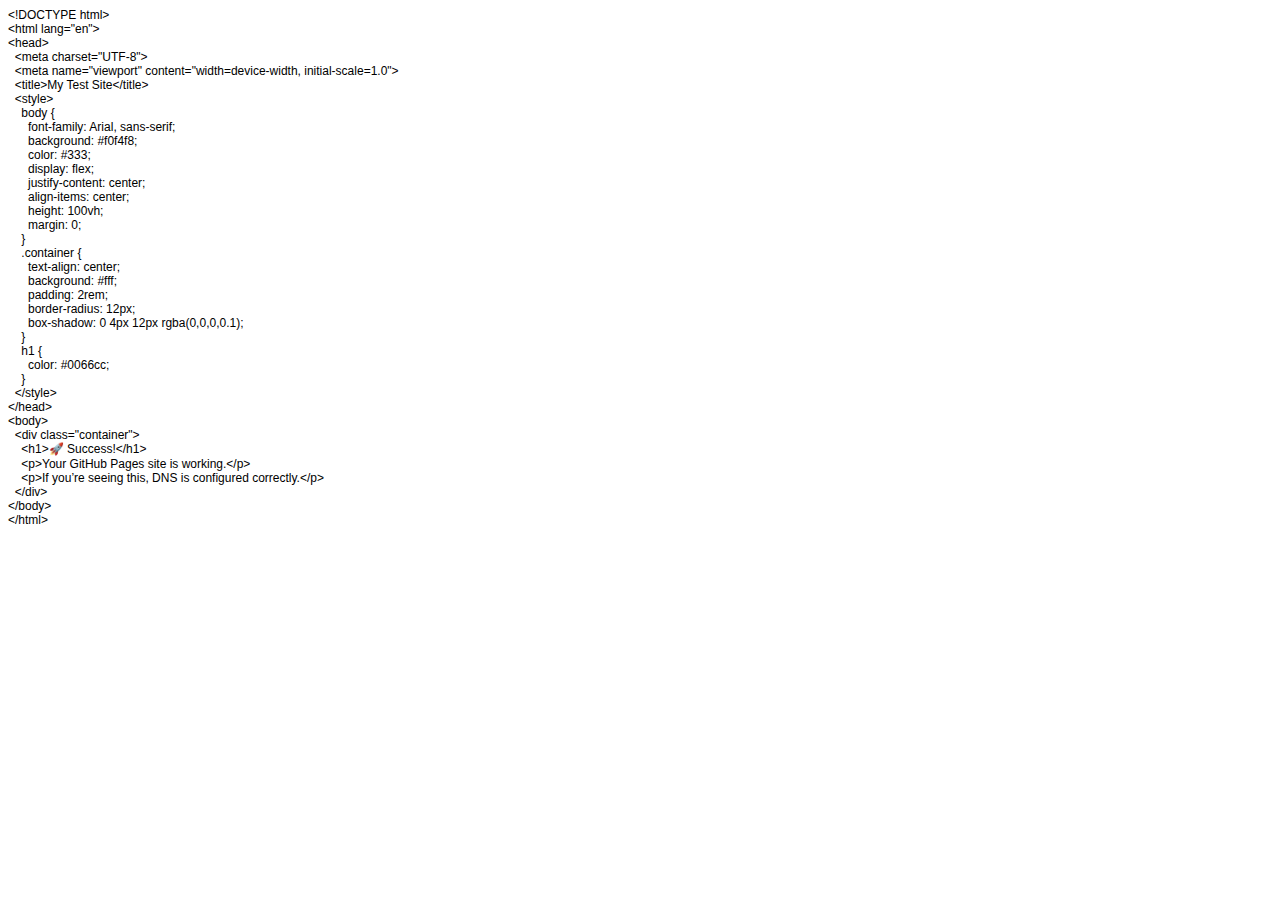
<file: index.html>
<!DOCTYPE html PUBLIC "-//W3C//DTD HTML 4.01//EN" "http://www.w3.org/TR/html4/strict.dtd">
<html>
<head>
  <meta http-equiv="Content-Type" content="text/html; charset=utf-8">
  <meta http-equiv="Content-Style-Type" content="text/css">
  <title></title>
  <meta name="Generator" content="Cocoa HTML Writer">
  <meta name="CocoaVersion" content="1561.61">
  <style type="text/css">
    p.p1 {margin: 0.0px 0.0px 0.0px 0.0px; font: 12.0px Helvetica}
    span.s1 {font: 12.0px 'Apple Color Emoji'}
  </style>
</head>
<body>
<p class="p1">&lt;!DOCTYPE html&gt;</p>
<p class="p1">&lt;html lang="en"&gt;</p>
<p class="p1">&lt;head&gt;</p>
<p class="p1"><span class="Apple-converted-space">  </span>&lt;meta charset="UTF-8"&gt;</p>
<p class="p1"><span class="Apple-converted-space">  </span>&lt;meta name="viewport" content="width=device-width, initial-scale=1.0"&gt;</p>
<p class="p1"><span class="Apple-converted-space">  </span>&lt;title&gt;My Test Site&lt;/title&gt;</p>
<p class="p1"><span class="Apple-converted-space">  </span>&lt;style&gt;</p>
<p class="p1"><span class="Apple-converted-space">    </span>body {</p>
<p class="p1"><span class="Apple-converted-space">      </span>font-family: Arial, sans-serif;</p>
<p class="p1"><span class="Apple-converted-space">      </span>background: #f0f4f8;</p>
<p class="p1"><span class="Apple-converted-space">      </span>color: #333;</p>
<p class="p1"><span class="Apple-converted-space">      </span>display: flex;</p>
<p class="p1"><span class="Apple-converted-space">      </span>justify-content: center;</p>
<p class="p1"><span class="Apple-converted-space">      </span>align-items: center;</p>
<p class="p1"><span class="Apple-converted-space">      </span>height: 100vh;</p>
<p class="p1"><span class="Apple-converted-space">      </span>margin: 0;</p>
<p class="p1"><span class="Apple-converted-space">    </span>}</p>
<p class="p1"><span class="Apple-converted-space">    </span>.container {</p>
<p class="p1"><span class="Apple-converted-space">      </span>text-align: center;</p>
<p class="p1"><span class="Apple-converted-space">      </span>background: #fff;</p>
<p class="p1"><span class="Apple-converted-space">      </span>padding: 2rem;</p>
<p class="p1"><span class="Apple-converted-space">      </span>border-radius: 12px;</p>
<p class="p1"><span class="Apple-converted-space">      </span>box-shadow: 0 4px 12px rgba(0,0,0,0.1);</p>
<p class="p1"><span class="Apple-converted-space">    </span>}</p>
<p class="p1"><span class="Apple-converted-space">    </span>h1 {</p>
<p class="p1"><span class="Apple-converted-space">      </span>color: #0066cc;</p>
<p class="p1"><span class="Apple-converted-space">    </span>}</p>
<p class="p1"><span class="Apple-converted-space">  </span>&lt;/style&gt;</p>
<p class="p1">&lt;/head&gt;</p>
<p class="p1">&lt;body&gt;</p>
<p class="p1"><span class="Apple-converted-space">  </span>&lt;div class="container"&gt;</p>
<p class="p1"><span class="Apple-converted-space">    </span>&lt;h1&gt;<span class="s1">🚀</span> Success!&lt;/h1&gt;</p>
<p class="p1"><span class="Apple-converted-space">    </span>&lt;p&gt;Your GitHub Pages site is working.&lt;/p&gt;</p>
<p class="p1"><span class="Apple-converted-space">    </span>&lt;p&gt;If you’re seeing this, DNS is configured correctly.&lt;/p&gt;</p>
<p class="p1"><span class="Apple-converted-space">  </span>&lt;/div&gt;</p>
<p class="p1">&lt;/body&gt;</p>
<p class="p1">&lt;/html&gt;</p>
</body>
</html>
</file>
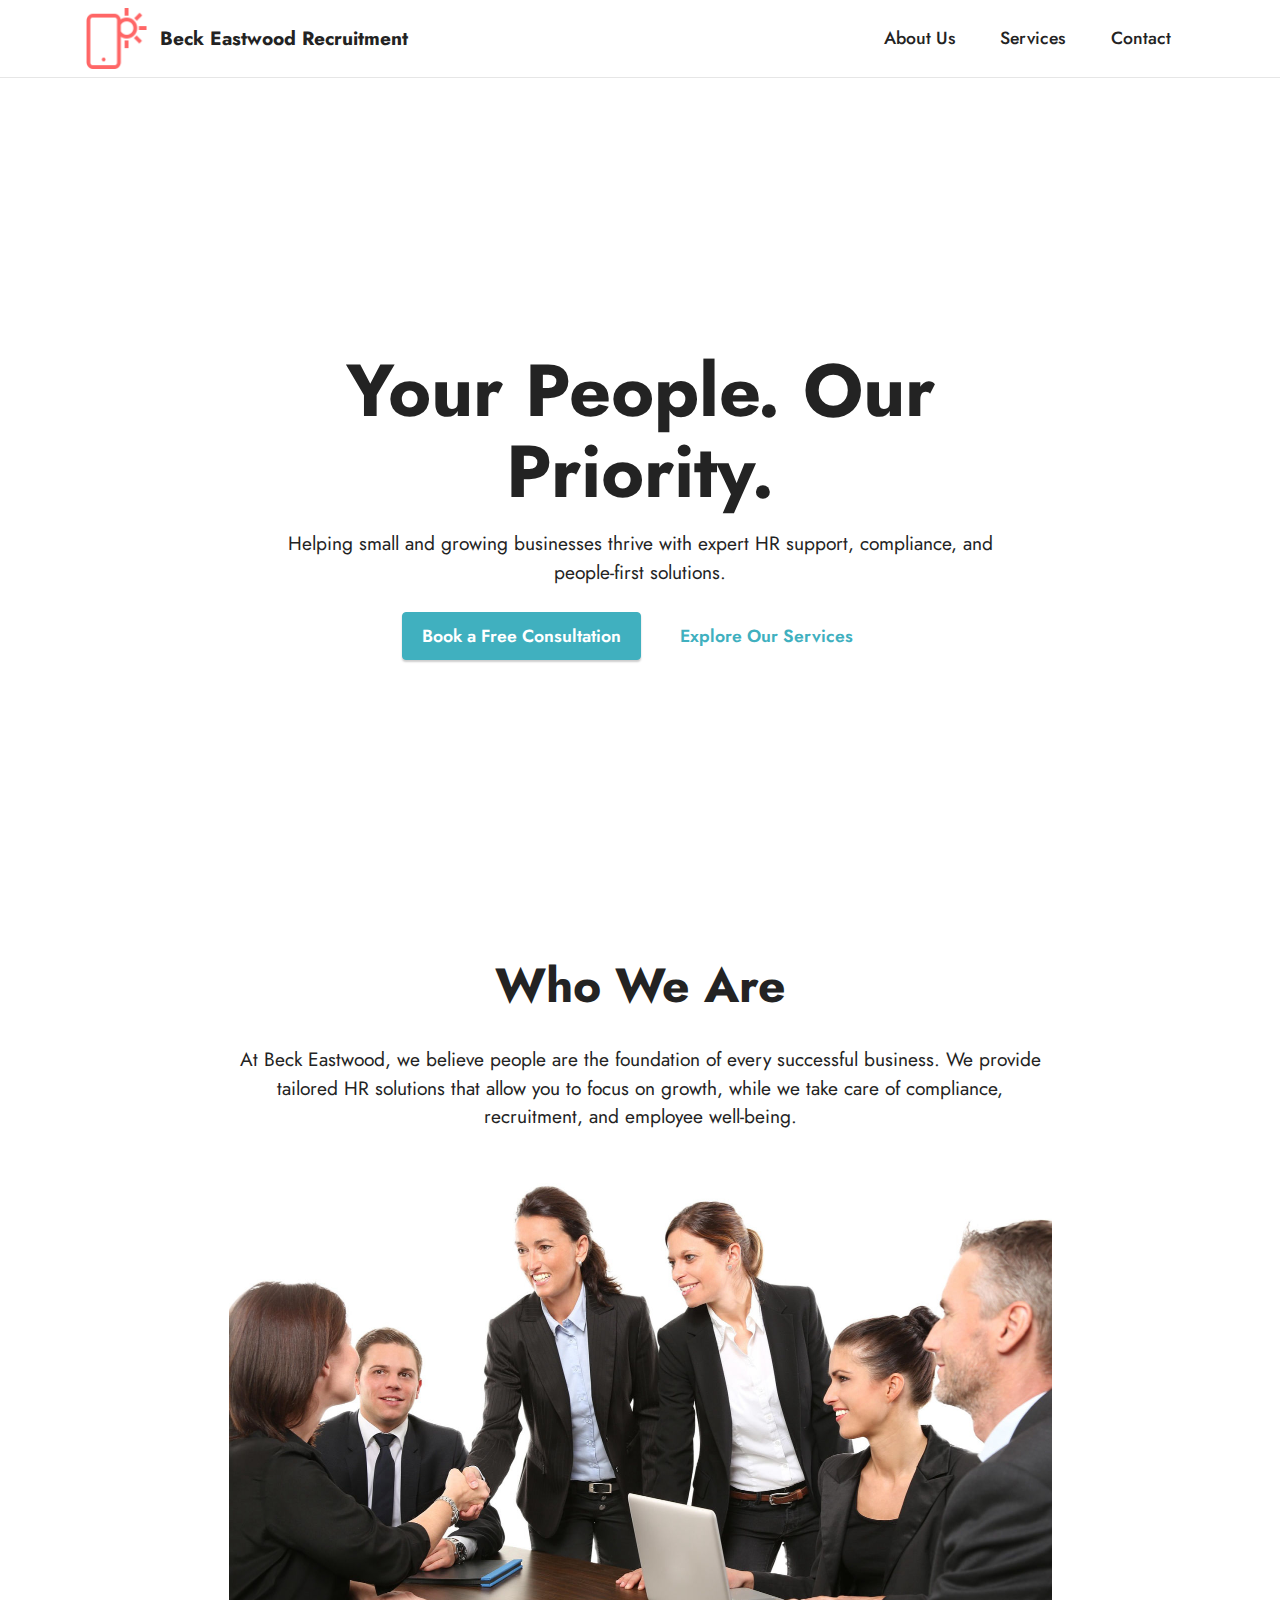
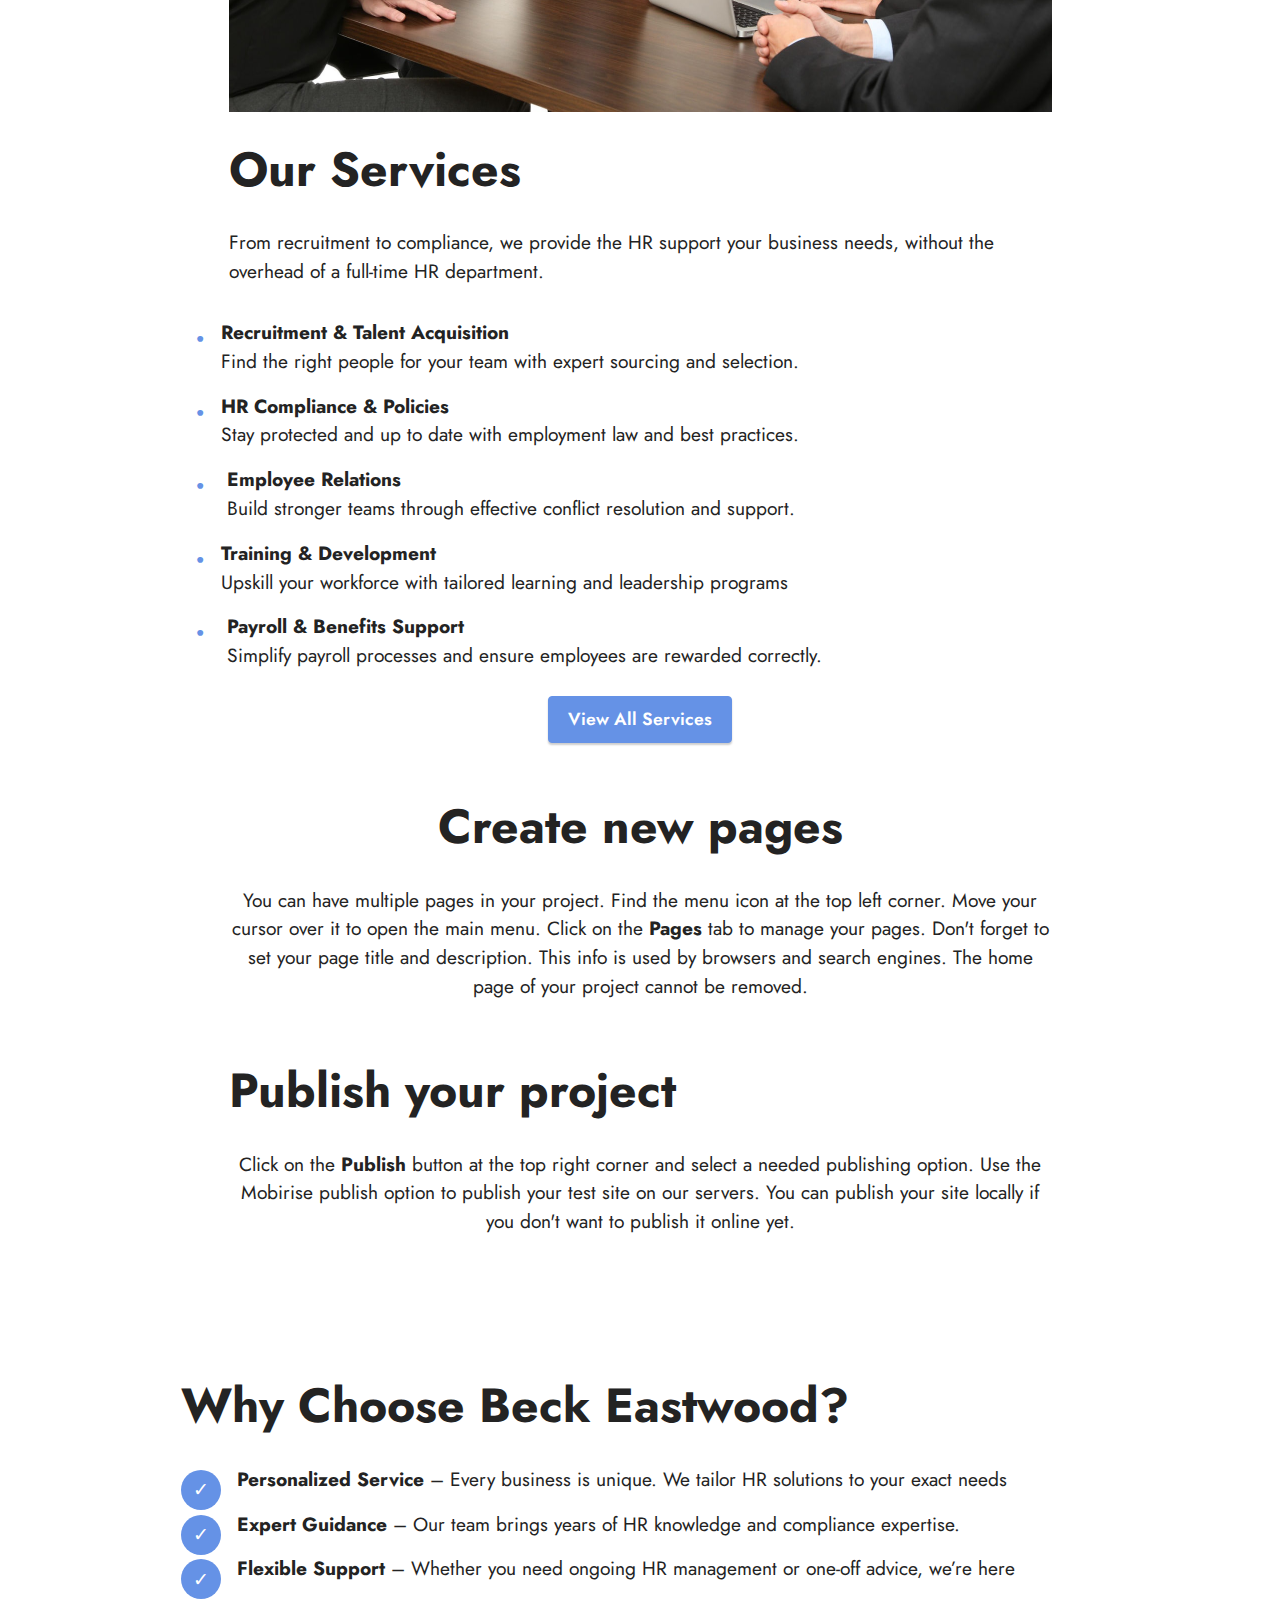
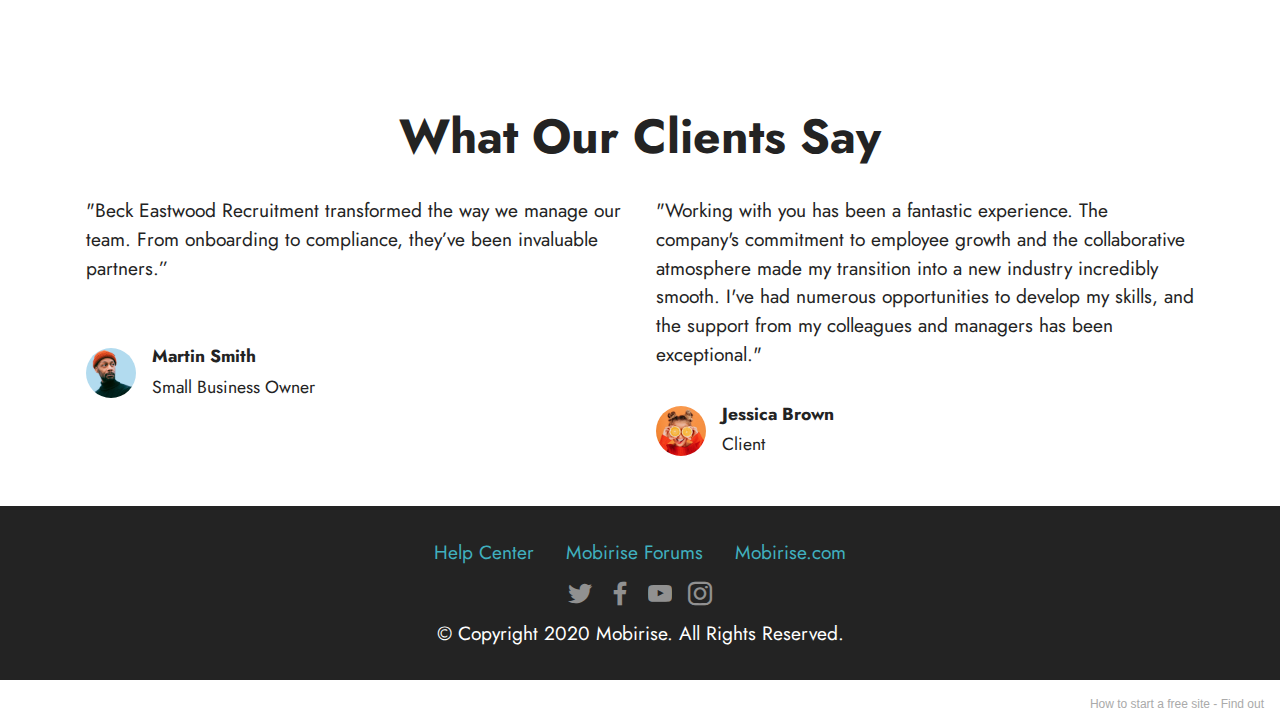
<file: index.html-old.html>
<!DOCTYPE html>
<html  >
<head>
  <!-- Site made with Mobirise Website Builder v5.2.0, https://mobirise.com -->
  <meta charset="UTF-8">
  <meta http-equiv="X-UA-Compatible" content="IE=edge">
  <meta name="generator" content="Mobirise v5.2.0, mobirise.com">
  <meta name="viewport" content="width=device-width, initial-scale=1, minimum-scale=1">
  <link rel="shortcut icon" href="assets/images/logo.png" type="image/x-icon">
  <meta name="description" content="">
  
  
  <title>Home</title>
  <link rel="stylesheet" href="assets/web/assets/mobirise-icons2/mobirise2.css">
  <link rel="stylesheet" href="assets/tether/tether.min.css">
  <link rel="stylesheet" href="assets/bootstrap/css/bootstrap.min.css">
  <link rel="stylesheet" href="assets/bootstrap/css/bootstrap-grid.min.css">
  <link rel="stylesheet" href="assets/bootstrap/css/bootstrap-reboot.min.css">
  <link rel="stylesheet" href="assets/dropdown/css/style.css">
  <link rel="stylesheet" href="assets/socicon/css/styles.css">
  <link rel="stylesheet" href="assets/theme/css/style.css">
  <link rel="preload" as="style" href="assets/mobirise/css/mbr-additional.css"><link rel="stylesheet" href="assets/mobirise/css/mbr-additional.css" type="text/css">
  
  
  
  
</head>
<body>
  
  <section class="menu cid-s48OLK6784" once="menu" id="menu1-h">
    
    <nav class="navbar navbar-dropdown navbar-fixed-top navbar-expand-lg">
        <div class="container">
            <div class="navbar-brand">
                <span class="navbar-logo">
                    <a href="https://mobiri.se">
                        <img src="assets/images/logo.png" alt="Mobirise" style="height: 3.8rem;">
                    </a>
                </span>
                <span class="navbar-caption-wrap"><a class="navbar-caption text-black display-7" href="https://mobiri.se">Beck Eastwood Recruitment</a></span>
            </div>
            <button class="navbar-toggler" type="button" data-toggle="collapse" data-target="#navbarSupportedContent" aria-controls="navbarNavAltMarkup" aria-expanded="false" aria-label="Toggle navigation">
                <div class="hamburger">
                    <span></span>
                    <span></span>
                    <span></span>
                    <span></span>
                </div>
            </button>
            <div class="collapse navbar-collapse" id="navbarSupportedContent">
                <ul class="navbar-nav nav-dropdown nav-right" data-app-modern-menu="true"><li class="nav-item"><a class="nav-link link text-black display-4" href="https://mobirise.com">About Us</a></li><li class="nav-item"><a class="nav-link link text-black display-4" href="https://mobirise.com">Services</a></li>
                    <li class="nav-item"><a class="nav-link link text-black display-4" href="https://mobirise.com">
                            Contact</a></li></ul>
                
                
            </div>
        </div>
    </nav>

</section>

<section class="header1 cid-s48MCQYojq mbr-fullscreen mbr-parallax-background" id="header1-f">

    

    <div class="mbr-overlay" style="opacity: 0.8; background-color: rgb(255, 255, 255);"></div>

    <div class="align-center container">
        <div class="row justify-content-center">
            <div class="col-12 col-lg-8">
                <h1 class="mbr-section-title mbr-fonts-style mb-3 display-1"><strong>Your People. Our Priority.</strong></h1>
                
                <p class="mbr-text mbr-fonts-style display-7">Helping small and growing businesses thrive with expert HR support, compliance, and people-first solutions.</p>
                <div class="mbr-section-btn mt-3"><a class="btn btn-success display-4" href="https://mobirise.com">Book a Free Consultation</a> <a class="btn btn-success-outline display-4" href="https://mobirise.com">Explore Our Services&nbsp;</a></div>
            </div>
        </div>
    </div>
</section>

<section class="content1 cid-s48udlf8KU" id="content1-8">
    
    <div class="container">
        <div class="row justify-content-center">
            <div class="title col-12 col-md-9">
                <h3 class="mbr-section-title mbr-fonts-style align-center mb-4 display-2"><strong>Who We Are</strong></h3>
                <h4 class="mbr-section-subtitle align-center mbr-fonts-style mb-4 display-7">At Beck Eastwood, we believe people are the foundation of every successful business. We provide tailored HR solutions that allow you to focus on growth, while we take care of compliance, recruitment, and employee well-being.</h4>
                
            </div>
        </div>
    </div>
</section>

<section class="image3 cid-s48upRUlSD" id="image3-9">
    

    

    <div class="container">
        <div class="row justify-content-center">
            <div class="col-12 col-lg-9">
                <div class="image-wrapper">
                    <a href="#"><img src="assets/images/mbr-1646x1097.jpg" alt="BeckEastWood"></a>
                    
                </div>
            </div>
        </div>
    </div>
</section>

<section class="content1 cid-s48vaXqeL6" id="content1-b">
    
    <div class="container">
        <div class="row justify-content-center">
            <div class="title col-12 col-md-9">
                <h3 class="mbr-section-title mbr-fonts-style align-center mb-4 display-2"><strong>Our Services</strong></h3>
                <h4 class="mbr-section-subtitle align-center mbr-fonts-style mb-4 display-7">From recruitment to compliance, we provide the HR support your business needs, without the overhead of a full-time HR department.</h4>
                
            </div>
        </div>
    </div>
</section>

<section class="content14 cid-uV1BhqdctC" id="content14-m">
    
    
    
    <div class="container">
        <div class="row justify-content-center">
            <div class="col-md-12 col-lg-10">
                    
                <ul class="list mbr-fonts-style display-7">
                    <li><strong>Recruitment &amp; Talent Acquisition</strong><br>Find the right people for your team with expert sourcing and selection.</li><li><strong>HR Compliance &amp; Policies&nbsp;<br></strong>Stay protected and up to date with employment law and best practices.&nbsp;</li>
                    <li><strong>&nbsp;Employee Relations</strong><br>&nbsp;Build stronger teams through effective conflict resolution and support.</li><li><strong>Training &amp; Development<br></strong>Upskill your workforce with tailored learning and leadership programs</li>
                    <li><strong>&nbsp;Payroll &amp; Benefits Support<br></strong>&nbsp;Simplify payroll processes and ensure employees are rewarded correctly.</li>
                </ul>
            </div>
        </div>
    </div>
</section>

<section class="content11 cid-uV1CPig3C9" id="content11-n">
    
    <div class="container">
        <div class="row justify-content-center">
            <div class="col-md-12 col-lg-10">
                <div class="mbr-section-btn align-center"><a class="btn btn-primary display-4" href="">View All Services</a></div>
            </div>
        </div>
    </div>
</section>

<section class="content1 cid-s48vnjULo4" id="content1-c">
    
    <div class="container">
        <div class="row justify-content-center">
            <div class="title col-12 col-md-9">
                <h3 class="mbr-section-title mbr-fonts-style align-center mb-4 display-2"><strong>Create new pages</strong></h3>
                <h4 class="mbr-section-subtitle align-center mbr-fonts-style mb-4 display-7">You can have multiple pages in your project. Find the menu icon at the top left corner. Move your cursor over it to open the main menu. Click on the <strong>Pages </strong>tab to manage your pages. Don't forget to set your page title and description. This info is used by browsers and search engines. The home page of your project cannot be removed.</h4>
                
            </div>
        </div>
    </div>
</section>

<section class="content1 cid-s48vrXhP0J" id="content1-d">
    
    <div class="container">
        <div class="row justify-content-center">
            <div class="title col-12 col-md-9">
                <h3 class="mbr-section-title mbr-fonts-style align-center mb-4 display-2"><strong>Publish your project
</strong></h3>
                <h4 class="mbr-section-subtitle align-center mbr-fonts-style mb-4 display-7">Click on the <strong>Publish </strong>button at the top right corner and select a needed publishing option. Use the Mobirise publish option to publish your test site on our servers. You can publish your site locally if you don't want to publish it online yet.</h4>
                
            </div>
        </div>
    </div>
</section>

<section class="content8 cid-uV1DQpabYm" id="content8-o">
    
    <div class="container">
        <div class="row justify-content-center">
            <div class="counter-container col-md-12 col-lg-10">
                <h4 class="mbr-section-title mbr-fonts-style mb-4 display-2"><strong>Why Choose Beck Eastwood?</strong></h4>
                <div class="mbr-text mbr-fonts-style display-7">
                    <ul>
                        <li><strong>Personalized Service</strong> – Every business is unique. We tailor HR solutions to your exact needs</li>
                        <li><strong>Expert Guidance</strong>&nbsp;– Our team brings years of HR knowledge and compliance expertise.</li>
                        <li><strong>Flexible Support</strong>&nbsp;– Whether you need ongoing HR management or one-off advice, we’re here</li>
                    </ul>
                </div>
            </div>
        </div>
    </div>
</section>

<section class="testimonials2 cid-uV1EIziAkF" id="testimonials2-p">
    
    
    <div class="container">
        <h3 class="mbr-section-title mbr-fonts-style align-center mb-4 display-2"><strong>What Our Clients Say</strong></h3>
        <div class="row justify-content-center">
            <div class="card col-12 col-md-6">
                <p class="mbr-text mbr-fonts-style mb-4 display-7">"Beck Eastwood Recruitment transformed the way we manage our team. From onboarding to compliance, they’ve been invaluable partners.”<br><br></p>
                <div class="d-flex mb-md-0 mb-4">
                    <div class="image-wrapper">
                        <img src="assets/images/team1.jpg" alt="Mobirise">
                    </div>
                    <div class="text-wrapper">
                        <p class="name mbr-fonts-style mb-1 display-4">
                            <strong>Martin Smith</strong>
                        </p>
                        <p class="position mbr-fonts-style display-4">Small Business Owner</p>
                    </div>
                </div>
            </div>
            <div class="card col-12 col-md-6">
                <p class="mbr-text mbr-fonts-style mb-4 display-7">"Working with you has been a fantastic experience. The company's commitment to employee growth and the collaborative atmosphere made my transition into a new industry incredibly smooth. I've had numerous opportunities to develop my skills, and the support from my colleagues and managers has been exceptional."&nbsp;</p>
                <div class="d-flex mb-md-0 mb-4">
                    <div class="image-wrapper">
                        <img src="assets/images/team2.jpg" alt="Mobirise">
                    </div>
                    <div class="text-wrapper">
                        <p class="name mbr-fonts-style mb-1 display-4">
                            <strong>Jessica Brown</strong>
                        </p>
                        <p class="position mbr-fonts-style display-4">
                            Client
                        </p>
                    </div>
                </div>
            </div>
        </div>
    </div>
</section>

<section class="footer3 cid-s48P1Icc8J" once="footers" id="footer3-i">

    

    

    <div class="container">
        <div class="media-container-row align-center mbr-white">
            <div class="row row-links">
                <ul class="foot-menu">
                    
                    
                    
                    
                    
                <li class="foot-menu-item mbr-fonts-style display-7"><a href="https://mobirise.com/help/" class="text-success">Help Center</a></li><li class="foot-menu-item mbr-fonts-style display-7"><a href="http://forums.mobirise.com/" class="text-success">Mobirise Forums</a></li><li class="foot-menu-item mbr-fonts-style display-7"><a href="https://mobirise.com/" class="text-success">Mobirise.com</a></li></ul>
            </div>
            <div class="row social-row">
                <div class="social-list align-right pb-2">
                    
                    
                    
                    
                    
                    
                <div class="soc-item">
                        <a href="https://twitter.com/mobirise" target="_blank">
                            <span class="socicon-twitter socicon mbr-iconfont mbr-iconfont-social"></span>
                        </a>
                    </div><div class="soc-item">
                        <a href="https://www.facebook.com/pages/Mobirise/1616226671953247" target="_blank">
                            <span class="socicon-facebook socicon mbr-iconfont mbr-iconfont-social"></span>
                        </a>
                    </div><div class="soc-item">
                        <a href="https://www.youtube.com/c/mobirise" target="_blank">
                            <span class="socicon-youtube socicon mbr-iconfont mbr-iconfont-social"></span>
                        </a>
                    </div><div class="soc-item">
                        <a href="https://instagram.com/mobirise" target="_blank">
                            <span class="mbr-iconfont mbr-iconfont-social socicon-instagram socicon"></span>
                        </a>
                    </div></div>
            </div>
            <div class="row row-copirayt">
                <p class="mbr-text mb-0 mbr-fonts-style mbr-white align-center display-7">
                    © Copyright 2020 Mobirise. All Rights Reserved.
                </p>
            </div>
        </div>
    </div>
</section><section style="background-color: #fff; font-family: -apple-system, BlinkMacSystemFont, 'Segoe UI', 'Roboto', 'Helvetica Neue', Arial, sans-serif; color:#aaa; font-size:12px; padding: 0; align-items: center; display: flex;"><a href="https://mobirise.site/d" style="flex: 1 1; height: 3rem; padding-left: 1rem;"></a><p style="flex: 0 0 auto; margin:0; padding-right:1rem;">How to start a free site - <a href="https://mobirise.site/x" style="color:#aaa;">Find out</a></p></section><script src="assets/web/assets/jquery/jquery.min.js"></script>  <script src="assets/popper/popper.min.js"></script>  <script src="assets/tether/tether.min.js"></script>  <script src="assets/bootstrap/js/bootstrap.min.js"></script>  <script src="assets/web/assets/cookies-alert-plugin/cookies-alert-core.js"></script>  <script src="assets/web/assets/cookies-alert-plugin/cookies-alert-script.js"></script>  <script src="assets/smoothscroll/smooth-scroll.js"></script>  <script src="assets/parallax/jarallax.min.js"></script>  <script src="assets/dropdown/js/nav-dropdown.js"></script>  <script src="assets/dropdown/js/navbar-dropdown.js"></script>  <script src="assets/touchswipe/jquery.touch-swipe.min.js"></script>  <script src="assets/theme/js/script.js"></script>  
  
  
<input name="cookieData" type="hidden" data-cookie-customDialogSelector='null' data-cookie-colorText='#424a4d' data-cookie-colorBg='rgba(234, 239, 241, 0.99)' data-cookie-textButton='Agree' data-cookie-colorButton='' data-cookie-colorLink='#424a4d' data-cookie-underlineLink='true' data-cookie-text="We use cookies to give you the best experience. Read our <a href='privacy.html'>cookie policy</a>.">
  </body>
</html>
</file>
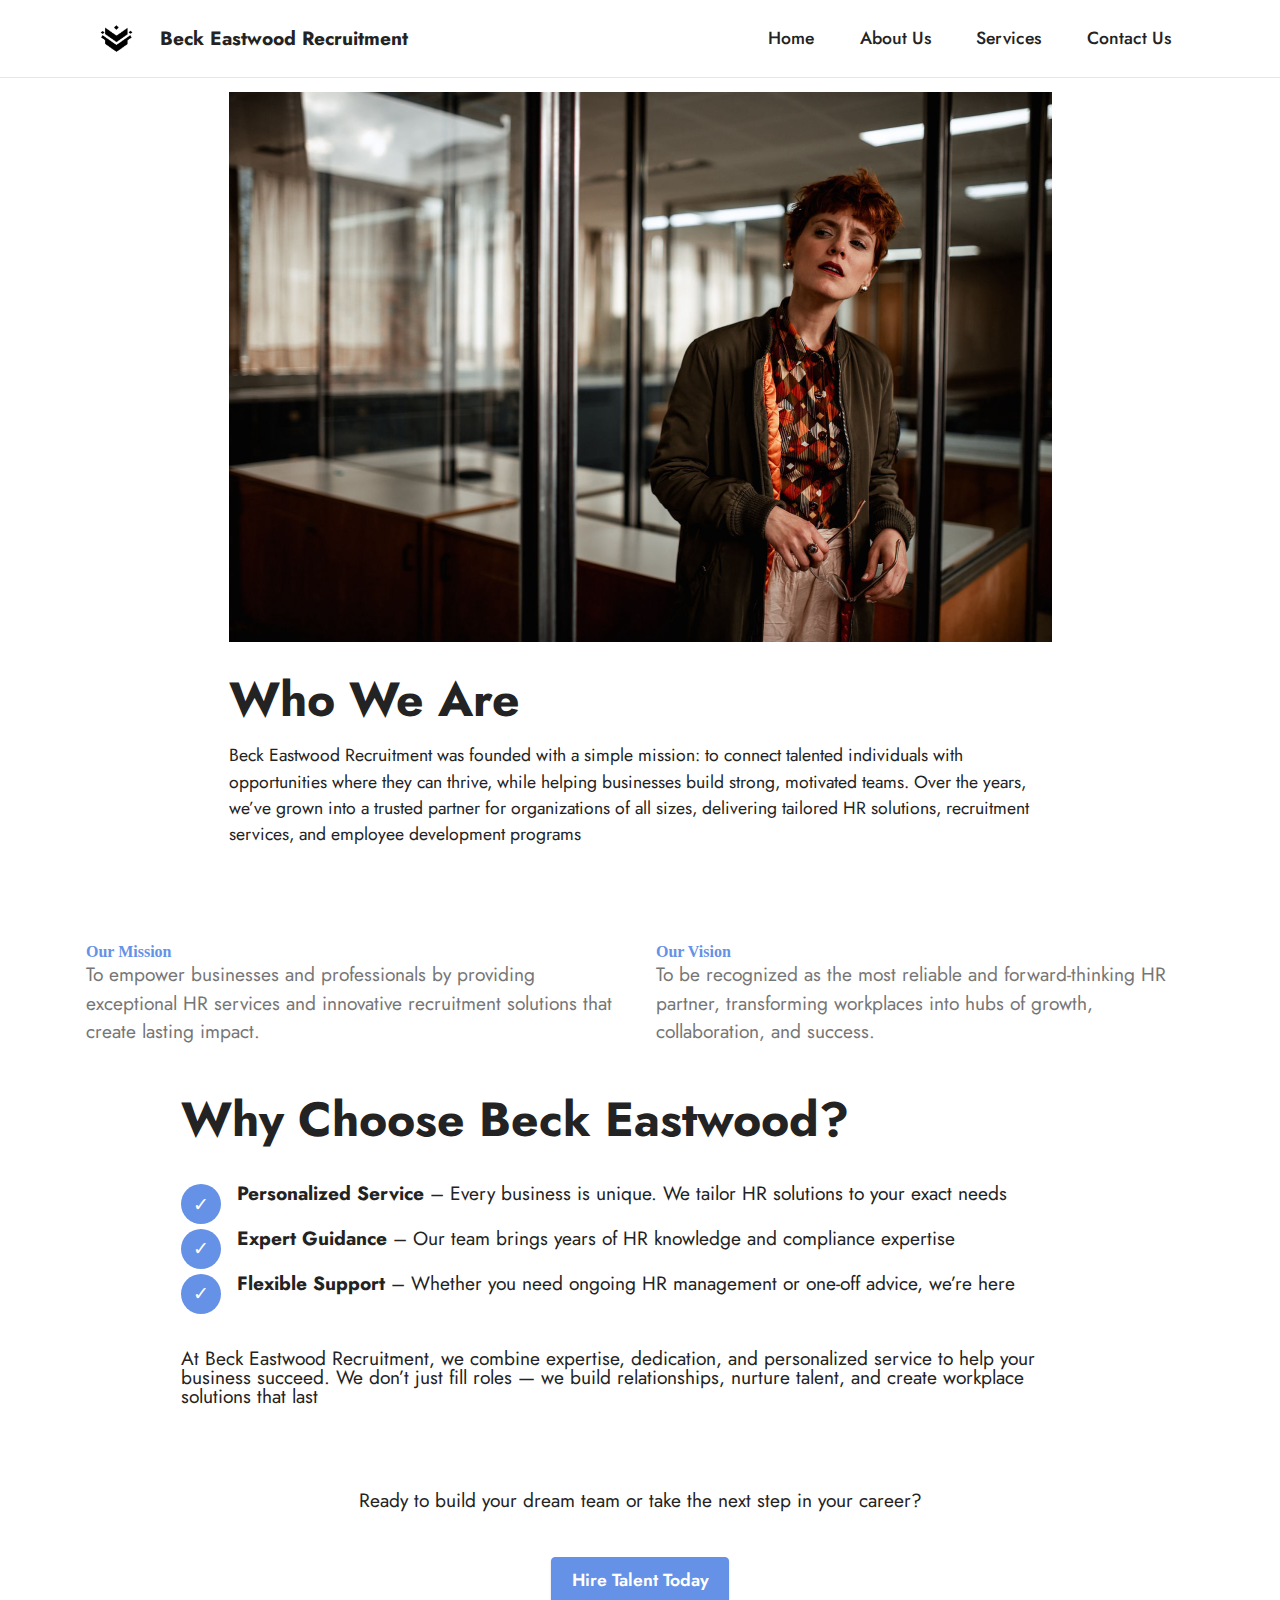
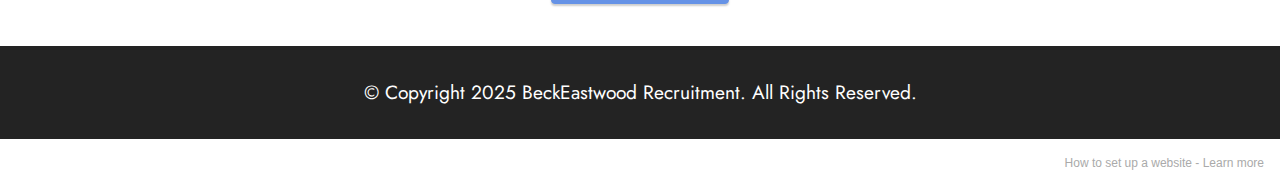
<file: page1.html>
<!DOCTYPE html>
<html  >
<head>
  <!-- Site made with Mobirise Website Builder v5.2.0, https://mobirise.com -->
  <meta charset="UTF-8">
  <meta http-equiv="X-UA-Compatible" content="IE=edge">
  <meta name="generator" content="Mobirise v5.2.0, mobirise.com">
  <meta name="viewport" content="width=device-width, initial-scale=1, minimum-scale=1">
  <link rel="shortcut icon" href="assets/images/mbr-96x96.png" type="image/x-icon">
  <meta name="description" content="">
  
  
  <title>About Us</title>
  <link rel="stylesheet" href="assets/tether/tether.min.css">
  <link rel="stylesheet" href="assets/bootstrap/css/bootstrap.min.css">
  <link rel="stylesheet" href="assets/bootstrap/css/bootstrap-grid.min.css">
  <link rel="stylesheet" href="assets/bootstrap/css/bootstrap-reboot.min.css">
  <link rel="stylesheet" href="assets/dropdown/css/style.css">
  <link rel="stylesheet" href="assets/socicon/css/styles.css">
  <link rel="stylesheet" href="assets/theme/css/style.css">
  <link rel="preload" as="style" href="assets/mobirise/css/mbr-additional.css"><link rel="stylesheet" href="assets/mobirise/css/mbr-additional.css" type="text/css">
  
  
  
  
</head>
<body>
  
  <section class="menu cid-s48OLK6784" once="menu" id="menu1-s">
    
    <nav class="navbar navbar-dropdown navbar-fixed-top navbar-expand-lg">
        <div class="container">
            <div class="navbar-brand">
                <span class="navbar-logo">
                    <a href="index.html">
                        <img src="assets/images/mbr-96x96.png" alt="Beck Eastwood Recruitment" style="height: 3.8rem;">
                    </a>
                </span>
                <span class="navbar-caption-wrap"><a class="navbar-caption text-black text-primary display-7" href="index.html">Beck Eastwood Recruitment</a></span>
            </div>
            <button class="navbar-toggler" type="button" data-toggle="collapse" data-target="#navbarSupportedContent" aria-controls="navbarNavAltMarkup" aria-expanded="false" aria-label="Toggle navigation">
                <div class="hamburger">
                    <span></span>
                    <span></span>
                    <span></span>
                    <span></span>
                </div>
            </button>
            <div class="collapse navbar-collapse" id="navbarSupportedContent">
                <ul class="navbar-nav nav-dropdown nav-right" data-app-modern-menu="true"><li class="nav-item"><a class="nav-link link text-black text-primary display-4" href="index.html">Home</a></li><li class="nav-item"><a class="nav-link link text-black text-primary display-4" href="page1.html">About Us</a></li><li class="nav-item"><a class="nav-link link text-black text-primary display-4" href="page3.html">Services</a></li>
                    <li class="nav-item"><a class="nav-link link text-black text-primary display-4" href="page2.html">
                            Contact Us</a></li></ul>
                
                
            </div>
        </div>
    </nav>

</section>

<section class="header9 cid-uV3JnJUN1V" id="header9-v">

    

    

    <div class="text-center container">
        <div class="row justify-content-center">
            <div class="col-md-12 col-lg-9">
                <div class="image-wrap mb-4">
                    <img src="assets/images/mbr-1646x1099.jpg" alt="BER">
                </div>
                <h1 class="mbr-section-title mbr-fonts-style mb-3 display-2"><strong>Who We Are</strong></h1>
                <p class="mbr-text mbr-fonts-style display-4">Beck Eastwood Recruitment was founded with a simple mission: to connect talented individuals with opportunities where they can thrive, while helping businesses build strong, motivated teams. Over the years, we’ve grown into a trusted partner for organizations of all sizes, delivering tailored HR solutions, recruitment services, and employee development programs</p>
                
            </div>
        </div>
    </div>
</section>

<section class="features22 cid-uV3JI1VZIo" id="features23-w">

    

    
    <div class="container">
        <div class="card-wrapper">
            <div class="card-box align-left">
                
                
                
            </div>
        </div>
        <!-- col-12 col-md-6 col-lg-4 -->
        <div class="row justify-content-center content-row mt-4">
            <div class="card p-4 p-md-3 col-md-6">
                <div class="card-box">
                    <div class="title">
                        <span class="num mbr-fonts-style"><strong>Our Mission</strong></span>
                    </div>
                    
                    <p class="mbr-text card-text mbr-fonts-style display-7">
                        To empower businesses and professionals by providing exceptional HR services and innovative recruitment solutions that create lasting impact.
                    </p>
                </div>
            </div>
            <div class="card p-4 p-md-3 col-md-6">
                <div class="card-box">
                    <div class="title">
                        <span class="num mbr-fonts-style"><strong>Our Vision</strong><br></span>
                    </div>
                    
                    <p class="mbr-text card-text mbr-fonts-style display-7">
                        To be recognized as the most reliable and forward-thinking HR partner, transforming workplaces into hubs of growth, collaboration, and success.
                    </p>
                </div>
            </div>
            
            
            
            
            
            
        </div>
    </div>
</section>

<section class="content8 cid-uV3KqznF3p" id="content8-x">
    
    <div class="container">
        <div class="row justify-content-center">
            <div class="counter-container col-md-12 col-lg-10">
                <h4 class="mbr-section-title mbr-fonts-style mb-4 display-2"><strong>Why Choose Beck Eastwood?</strong></h4>
                <div class="mbr-text mbr-fonts-style display-7">
                    <ul>
                        <li><strong>Personalized Service</strong> – Every business is unique. We tailor HR solutions to your exact needs</li>
                        <li><strong>Expert Guidance</strong>&nbsp;– Our team brings years of HR knowledge and compliance expertise</li>
                        <li><strong>Flexible Support</strong>&nbsp;– Whether you need ongoing HR management or one-off advice, we’re here</li></ul><p><br></p><p>At Beck Eastwood Recruitment, we combine expertise, dedication, and personalized service to help your business succeed. We don’t just fill roles — we build relationships, nurture talent, and create workplace solutions that last</p><ul>
                    </ul>
                </div>
            </div>
        </div>
    </div>
</section>

<section class="content1 cid-uV3Wr0AdNO" id="content1-18">
    
    <div class="container">
        <div class="row justify-content-center">
            <div class="title col-12 col-md-9">
                
                <h4 class="mbr-section-subtitle align-center mbr-fonts-style mb-4 display-7">Ready to build your dream team or take the next step in your career?</h4>
                <div class="mbr-section-btn align-center"><a class="btn btn-primary display-4" href="page2.html">Hire Talent Today</a></div>
            </div>
        </div>
    </div>
</section>

<section class="footer3 cid-s48P1Icc8J" once="footers" id="footer3-t">

    

    

    <div class="container">
        <div class="media-container-row align-center mbr-white">
            <!-- <div class="row row-links">
                <ul class="foot-menu">
                    
                    
                    
                    
                    
                <li class="foot-menu-item mbr-fonts-style display-7"><a href="https://mobirise.com/help/" class="text-success">About Us</a></li><li class="foot-menu-item mbr-fonts-style display-7"><a href="https://mobirise.com/help/" class="text-success">About Us</a></li><li class="foot-menu-item mbr-fonts-style display-7"><a href="https://mobirise.com/help/" class="text-success">About Us</a></li></ul>
            </div>
        -->  
            
            <div class="row row-copirayt">
                <p class="mbr-text mb-0 mbr-fonts-style mbr-white align-center display-7">
                    © Copyright 2025 BeckEastwood Recruitment. All Rights Reserved.
                </p>
            </div>
        </div>
    </div>
</section><section style="background-color: #fff; font-family: -apple-system, BlinkMacSystemFont, 'Segoe UI', 'Roboto', 'Helvetica Neue', Arial, sans-serif; color:#aaa; font-size:12px; padding: 0; align-items: center; display: flex;"><a href="https://mobirise.site/u" style="flex: 1 1; height: 3rem; padding-left: 1rem;"></a><p style="flex: 0 0 auto; margin:0; padding-right:1rem;">How to set up a website - <a href="https://mobirise.site/x" style="color:#aaa;">Learn more</a></p></section><script src="assets/web/assets/jquery/jquery.min.js"></script>  <script src="assets/popper/popper.min.js"></script>  <script src="assets/tether/tether.min.js"></script>  <script src="assets/bootstrap/js/bootstrap.min.js"></script>  <script src="assets/web/assets/cookies-alert-plugin/cookies-alert-core.js"></script>  <script src="assets/web/assets/cookies-alert-plugin/cookies-alert-script.js"></script>  <script src="assets/smoothscroll/smooth-scroll.js"></script>  <script src="assets/dropdown/js/nav-dropdown.js"></script>  <script src="assets/dropdown/js/navbar-dropdown.js"></script>  <script src="assets/touchswipe/jquery.touch-swipe.min.js"></script>  <script src="assets/theme/js/script.js"></script>  
  
  
<input name="cookieData" type="hidden" data-cookie-customDialogSelector='null' data-cookie-colorText='#424a4d' data-cookie-colorBg='rgba(234, 239, 241, 0.99)' data-cookie-textButton='Agree' data-cookie-colorButton='' data-cookie-colorLink='#424a4d' data-cookie-underlineLink='true' data-cookie-text="We use cookies to give you the best experience. Read our <a href='privacy.html'>cookie policy</a>.">
  </body>
</html>
</file>
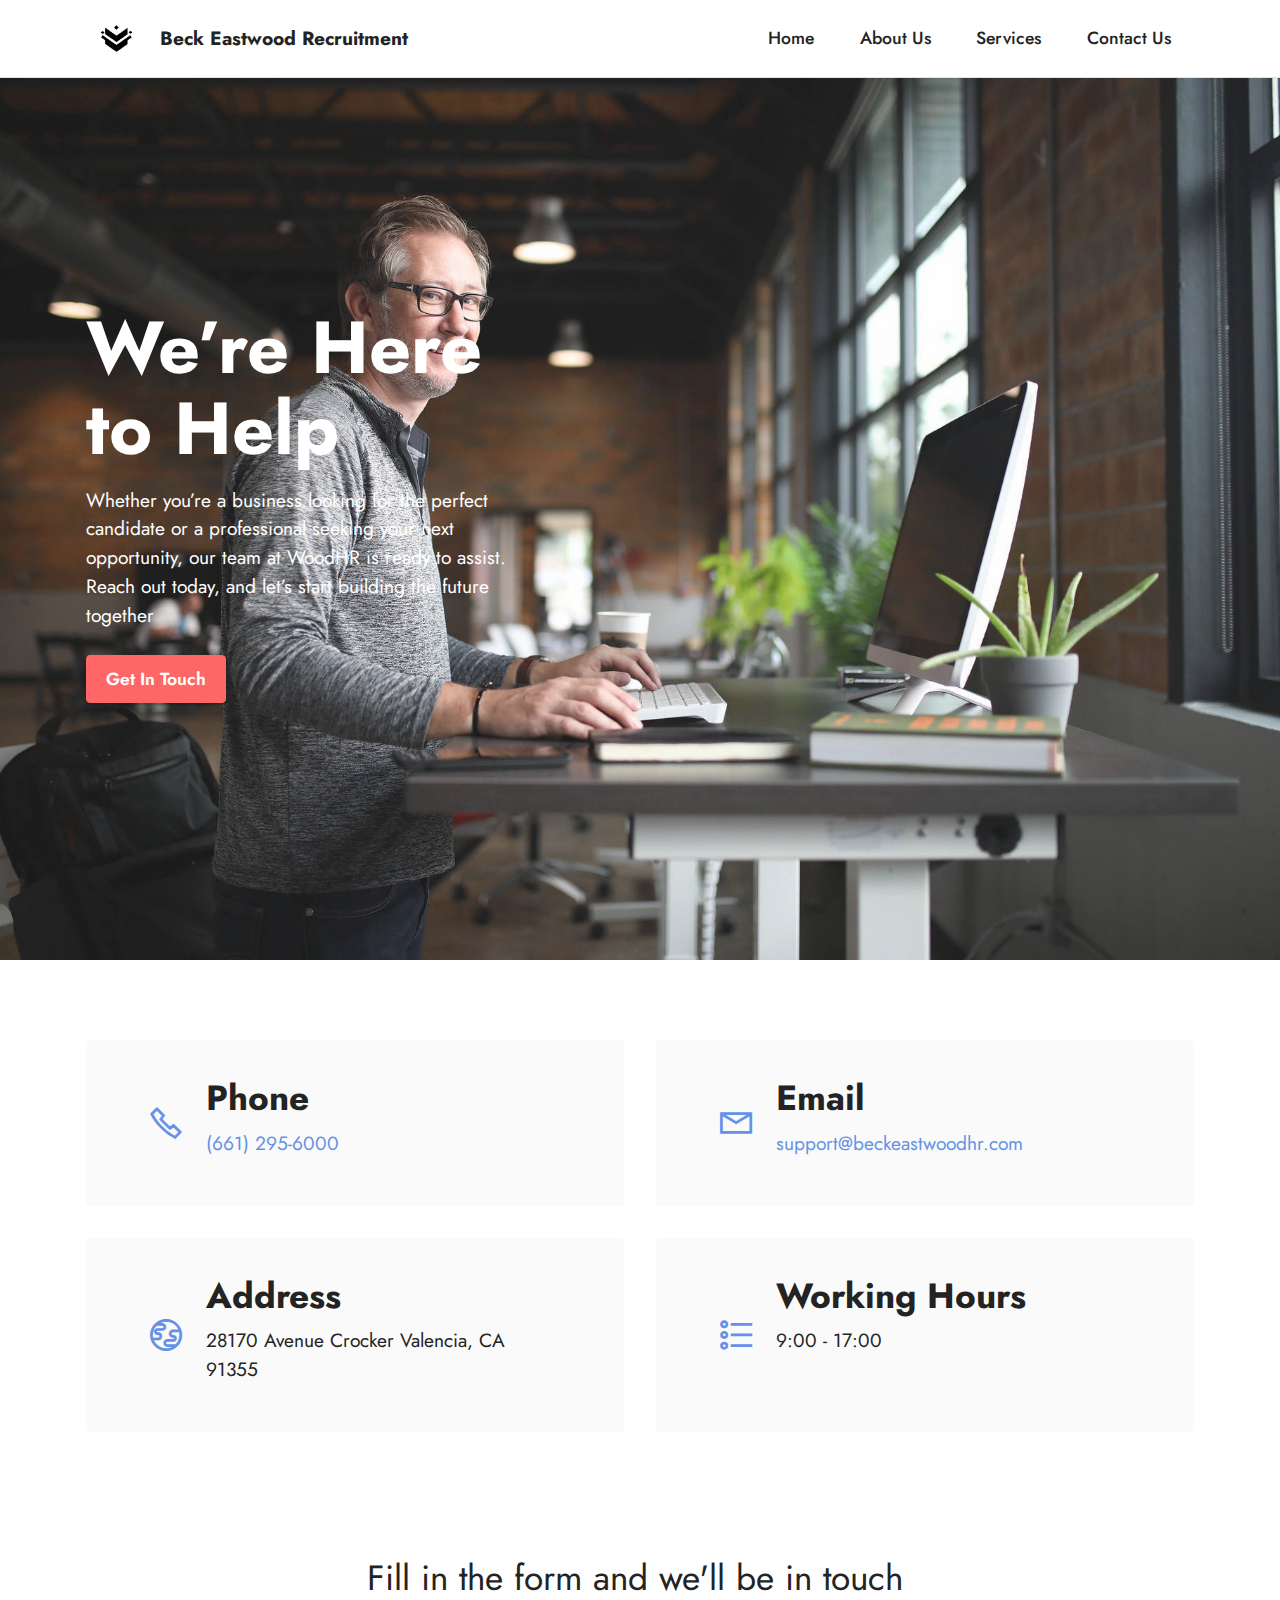
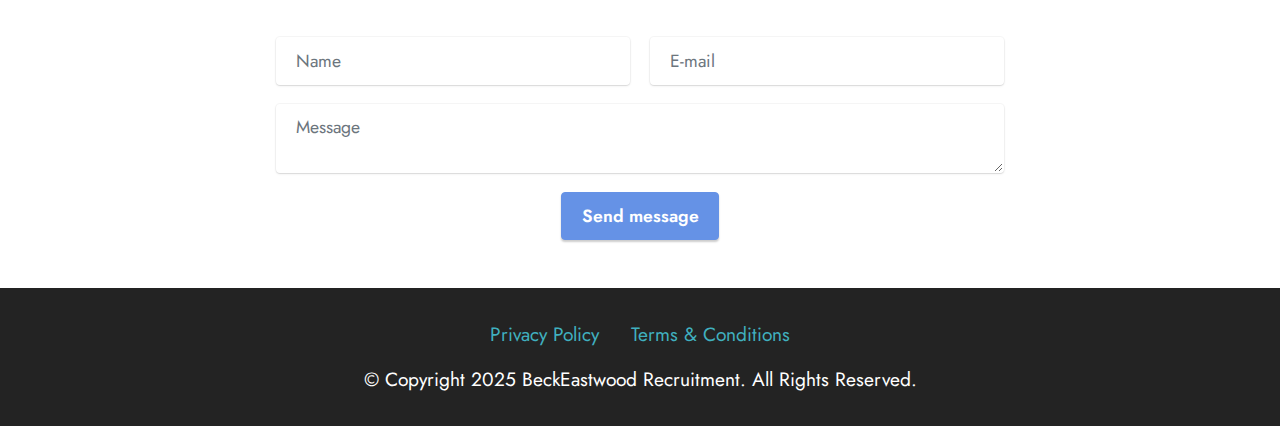
<file: page2.html>
<!DOCTYPE html>
<html>

<head>
    <!-- Site made with Mobirise Website Builder v5.2.0, https://mobirise.com -->
    <meta charset="UTF-8">
    <meta http-equiv="X-UA-Compatible" content="IE=edge">
    <meta name="generator" content="Mobirise v5.2.0, mobirise.com">
    <meta name="viewport" content="width=device-width, initial-scale=1, minimum-scale=1">
    <link rel="shortcut icon" href="assets/images/mbr-96x96.png" type="image/x-icon">
    <meta name="description" content="">


    <title>Contact Us</title>
    <link rel="stylesheet" href="assets/web/assets/mobirise-icons2/mobirise2.css">
    <link rel="stylesheet" href="assets/tether/tether.min.css">
    <link rel="stylesheet" href="assets/bootstrap/css/bootstrap.min.css">
    <link rel="stylesheet" href="assets/bootstrap/css/bootstrap-grid.min.css">
    <link rel="stylesheet" href="assets/bootstrap/css/bootstrap-reboot.min.css">
    <link rel="stylesheet" href="assets/dropdown/css/style.css">
    <link rel="stylesheet" href="assets/formstyler/jquery.formstyler.css">
    <link rel="stylesheet" href="assets/formstyler/jquery.formstyler.theme.css">
    <link rel="stylesheet" href="assets/datepicker/jquery.datetimepicker.min.css">
    <link rel="stylesheet" href="assets/socicon/css/styles.css">
    <link rel="stylesheet" href="assets/theme/css/style.css">
    <link rel="preload" as="style" href="assets/mobirise/css/mbr-additional.css">
    <link rel="stylesheet" href="assets/mobirise/css/mbr-additional.css" type="text/css">




</head>

<body>

    <section class="menu cid-s48OLK6784" once="menu" id="menu1-y">

        <nav class="navbar navbar-dropdown navbar-fixed-top navbar-expand-lg">
            <div class="container">
                <div class="navbar-brand">
                    <span class="navbar-logo">
                        <a href="index.html">
                            <img src="assets/images/mbr-96x96.png" alt="Beck Eastwood Recruitment"
                                style="height: 3.8rem;">
                        </a>
                    </span>
                    <span class="navbar-caption-wrap"><a class="navbar-caption text-black text-primary display-7"
                            href="index.html">Beck Eastwood Recruitment</a></span>
                </div>
                <button class="navbar-toggler" type="button" data-toggle="collapse"
                    data-target="#navbarSupportedContent" aria-controls="navbarNavAltMarkup" aria-expanded="false"
                    aria-label="Toggle navigation">
                    <div class="hamburger">
                        <span></span>
                        <span></span>
                        <span></span>
                        <span></span>
                    </div>
                </button>
                <div class="collapse navbar-collapse" id="navbarSupportedContent">
                    <ul class="navbar-nav nav-dropdown nav-right" data-app-modern-menu="true">
                        <li class="nav-item"><a class="nav-link link text-black text-primary display-4"
                                href="index.html">Home</a></li>
                        <li class="nav-item"><a class="nav-link link text-black text-primary display-4"
                                href="page1.html">About Us</a></li>
                        <li class="nav-item"><a class="nav-link link text-black text-primary display-4"
                                href="page3.html">Services</a></li>
                        <li class="nav-item"><a class="nav-link link text-black text-primary display-4"
                                href="page2.html">
                                Contact Us</a></li>
                    </ul>


                </div>
            </div>
        </nav>

    </section>

    <section class="header1 cid-uV3LNaXzGx mbr-fullscreen" id="header1-10">



        <div class="mbr-overlay" style="opacity: 0.1; background-color: rgb(250, 250, 250);"></div>

        <div class="container">
            <div class="row">
                <div class="col-12 col-lg-5">
                    <h1 class="mbr-section-title mbr-fonts-style mb-3 display-1"><strong>We’re Here to Help</strong>
                    </h1>

                    <p class="mbr-text mbr-fonts-style display-7">
                        Whether you’re a business looking for the perfect candidate or a professional seeking your next
                        opportunity, our team at WoodHR is ready to assist. Reach out today, and let’s start building
                        the future together</p>
                    <div class="mbr-section-btn mt-3"><a class="btn btn-secondary display-4"
                            href="page2.html#bottom">Get In Touch</a></div>
                </div>
            </div>
        </div>
    </section>

    <section class="contacts2 cid-uV3NxQ81kC" id="contacts2-11">
        <!---->


        <div class="container">

            <div class="row justify-content-center mt-4">
                <div class="card col-12 col-md-6">
                    <div class="card-wrapper">
                        <div class="image-wrapper">
                            <span class="mbr-iconfont mobi-mbri-phone mobi-mbri"></span>
                        </div>
                        <div class="text-wrapper">
                            <h6 class="card-title mbr-fonts-style mb-1 display-5">
                                <strong>Phone</strong>
                            </h6>
                            <p class="mbr-text mbr-fonts-style display-7"><a href="tel:+12345678910"
                                    class="text-primary">(661) 295-6000</a></p>
                        </div>
                    </div>
                </div>
                <div class="card col-12 col-md-6">
                    <div class="card-wrapper">
                        <div class="image-wrapper">
                            <span class="mbr-iconfont mobi-mbri-letter mobi-mbri"></span>
                        </div>
                        <div class="text-wrapper">
                            <h6 class="card-title mbr-fonts-style mb-1 display-5">
                                <strong>Email</strong>
                            </h6>
                            <p class="mbr-text mbr-fonts-style display-7"><a href="mailto:info@site.com"
                                    class="text-primary">support@beckeastwoodhr.com</a>
                            </p>
                        </div>
                    </div>
                </div>
                <div class="card col-12 col-md-6">
                    <div class="card-wrapper">
                        <div class="image-wrapper">
                            <span class="mbr-iconfont mobi-mbri-globe mobi-mbri"></span>
                        </div>
                        <div class="text-wrapper">
                            <h6 class="card-title mbr-fonts-style mb-1 display-5">
                                <strong>Address</strong>
                            </h6>
                            <p class="mbr-text mbr-fonts-style display-7">
                                28170 Avenue Crocker Valencia, CA 91355</p>
                        </div>
                    </div>
                </div>
                <div class="card col-12 col-md-6">
                    <div class="card-wrapper">
                        <div class="image-wrapper">
                            <span class="mbr-iconfont mobi-mbri-bulleted-list mobi-mbri"></span>
                        </div>
                        <div class="text-wrapper">
                            <h6 class="card-title mbr-fonts-style mb-1 display-5">
                                <strong>Working Hours</strong>
                            </h6>
                            <p class="mbr-text mbr-fonts-style display-7">
                                9:00 - 17:00
                            </p>
                        </div>
                    </div>
                </div>
            </div>
        </div>
    </section>

    <section class="form5 cid-uV4OIoEavB" id="form5-1b">


        <div class="container">
            <div class="mbr-section-head">

                <h4 class="mbr-section-subtitle mbr-fonts-style align-center mb-0 mt-2 display-5">
                    Fill in the form and we'll be in touch&nbsp;</h4>
            </div>
            <div class="row justify-content-center mt-4">
                <div class="col-lg-8 mx-auto mbr-form" data-form-type="formoid">
                    <form action="https://mobirise.eu/" method="POST" class="mbr-form form-with-styler"
                        data-form-title="Form Name"><input type="hidden" name="email" data-form-email="true"
                            value="MXcy6hryoUlMY8eDsrifjJm/m4cdkx+lGA0QeaIBX5SuSxgaSTD0yIx0aAhUqT7BReseap198wpVQsoBlHcE1pwomyh6E4qWGgPUwecuukWAQRVlxkbA3Aslfhmqk1k9">
                        <div class="">
                            <div hidden="hidden" data-form-alert="" class="alert alert-success col-12">Thanks for
                                reaching out, we"ll be in touch soon!</div>
                            <div hidden="hidden" data-form-alert-danger="" class="alert alert-danger col-12">Oops...!
                                some
                                problem!</div>
                        </div>
                        <div class="dragArea row">
                            <div class="col-md col-sm-12 form-group" data-for="name">
                                <input type="text" name="name" placeholder="Name" data-form-field="name"
                                    class="form-control" value="" id="name-form5-1b">
                            </div>
                            <div class="col-md col-sm-12 form-group" data-for="email">
                                <input type="email" name="email" placeholder="E-mail" data-form-field="email"
                                    class="form-control" value="" id="email-form5-1b">
                            </div>

                            <div class="col-12 form-group" data-for="textarea">
                                <textarea name="textarea" placeholder="Message" data-form-field="textarea"
                                    class="form-control" id="textarea-form5-1b"></textarea>
                            </div>
                            <div class="col-lg-12 col-md-12 col-sm-12 align-center mbr-section-btn">
                                <button type="submit" class="btn btn-primary display-4">Send message</button>
                            </div>
                        </div>
                    </form>
                </div>
            </div>
        </div>
    </section>

    <section class="footer3 cid-s48P1Icc8J" once="footers" id="footer3-z">





        <div class="container">
            <div class="media-container-row align-center mbr-white">
                <div class="row row-links">
                    <ul class="foot-menu">





                        <li class="foot-menu-item mbr-fonts-style display-7"><a href="https://beckeastwoodco.com/privacy-policy.html"
                                class="text-success">Privacy Policy</a></li>
                        <li class="foot-menu-item mbr-fonts-style display-7"><a
                                href="https://beckeastwoodco.com/terms-and-conditions.html"
                                class="text-success text-primary">Terms &amp; Conditions</a></li>
                    </ul>
                </div>

                <div class="row row-copirayt">
                    <p class="mbr-text mb-0 mbr-fonts-style mbr-white align-center display-7">
                        © Copyright 2025 BeckEastwood Recruitment. All Rights Reserved.
                    </p>
                </div>
            </div>
        </div>
    </section>

    <!-- 
    <section
        style="background-color: #fff; font-family: -apple-system, BlinkMacSystemFont, 'Segoe UI', 'Roboto', 'Helvetica Neue', Arial, sans-serif; color:#aaa; font-size:12px; padding: 0; align-items: center; display: flex;">
        <a href="https://mobirise.site/l" style="flex: 1 1; height: 3rem; padding-left: 1rem;"></a>
        <p style="flex: 0 0 auto; margin:0; padding-right:1rem;"><a href="https://mobirise.site/d"
                style="color:#aaa;">The page</a> was started with Mobirise</p>
    </section>
    -->


    <script src="assets/web/assets/jquery/jquery.min.js"></script>
    <script src="assets/popper/popper.min.js"></script>
    <script src="assets/tether/tether.min.js"></script>
    <script src="assets/bootstrap/js/bootstrap.min.js"></script>
    <script src="assets/web/assets/cookies-alert-plugin/cookies-alert-core.js"></script>
    <script src="assets/web/assets/cookies-alert-plugin/cookies-alert-script.js"></script>
    <script src="assets/smoothscroll/smooth-scroll.js"></script>
    <script src="assets/dropdown/js/nav-dropdown.js"></script>
    <script src="assets/dropdown/js/navbar-dropdown.js"></script>
    <script src="assets/touchswipe/jquery.touch-swipe.min.js"></script>
    <script src="assets/formstyler/jquery.formstyler.js"></script>
    <script src="assets/formstyler/jquery.formstyler.min.js"></script>
    <script src="assets/datepicker/jquery.datetimepicker.full.js"></script>
    <script src="assets/theme/js/script.js"></script>
    <script src="assets/formoid/formoid.min.js"></script>


    <input name="cookieData" type="hidden" data-cookie-customDialogSelector='null' data-cookie-colorText='#424a4d'
        data-cookie-colorBg='rgba(234, 239, 241, 0.99)' data-cookie-textButton='Agree' data-cookie-colorButton=''
        data-cookie-colorLink='#424a4d' data-cookie-underlineLink='true'
        data-cookie-text="We use cookies to give you the best experience. Read our <a href='https://beckeastwoodco.com/privacy-policy.html'>cookie policy</a>.">
</body>

</html>
</file>
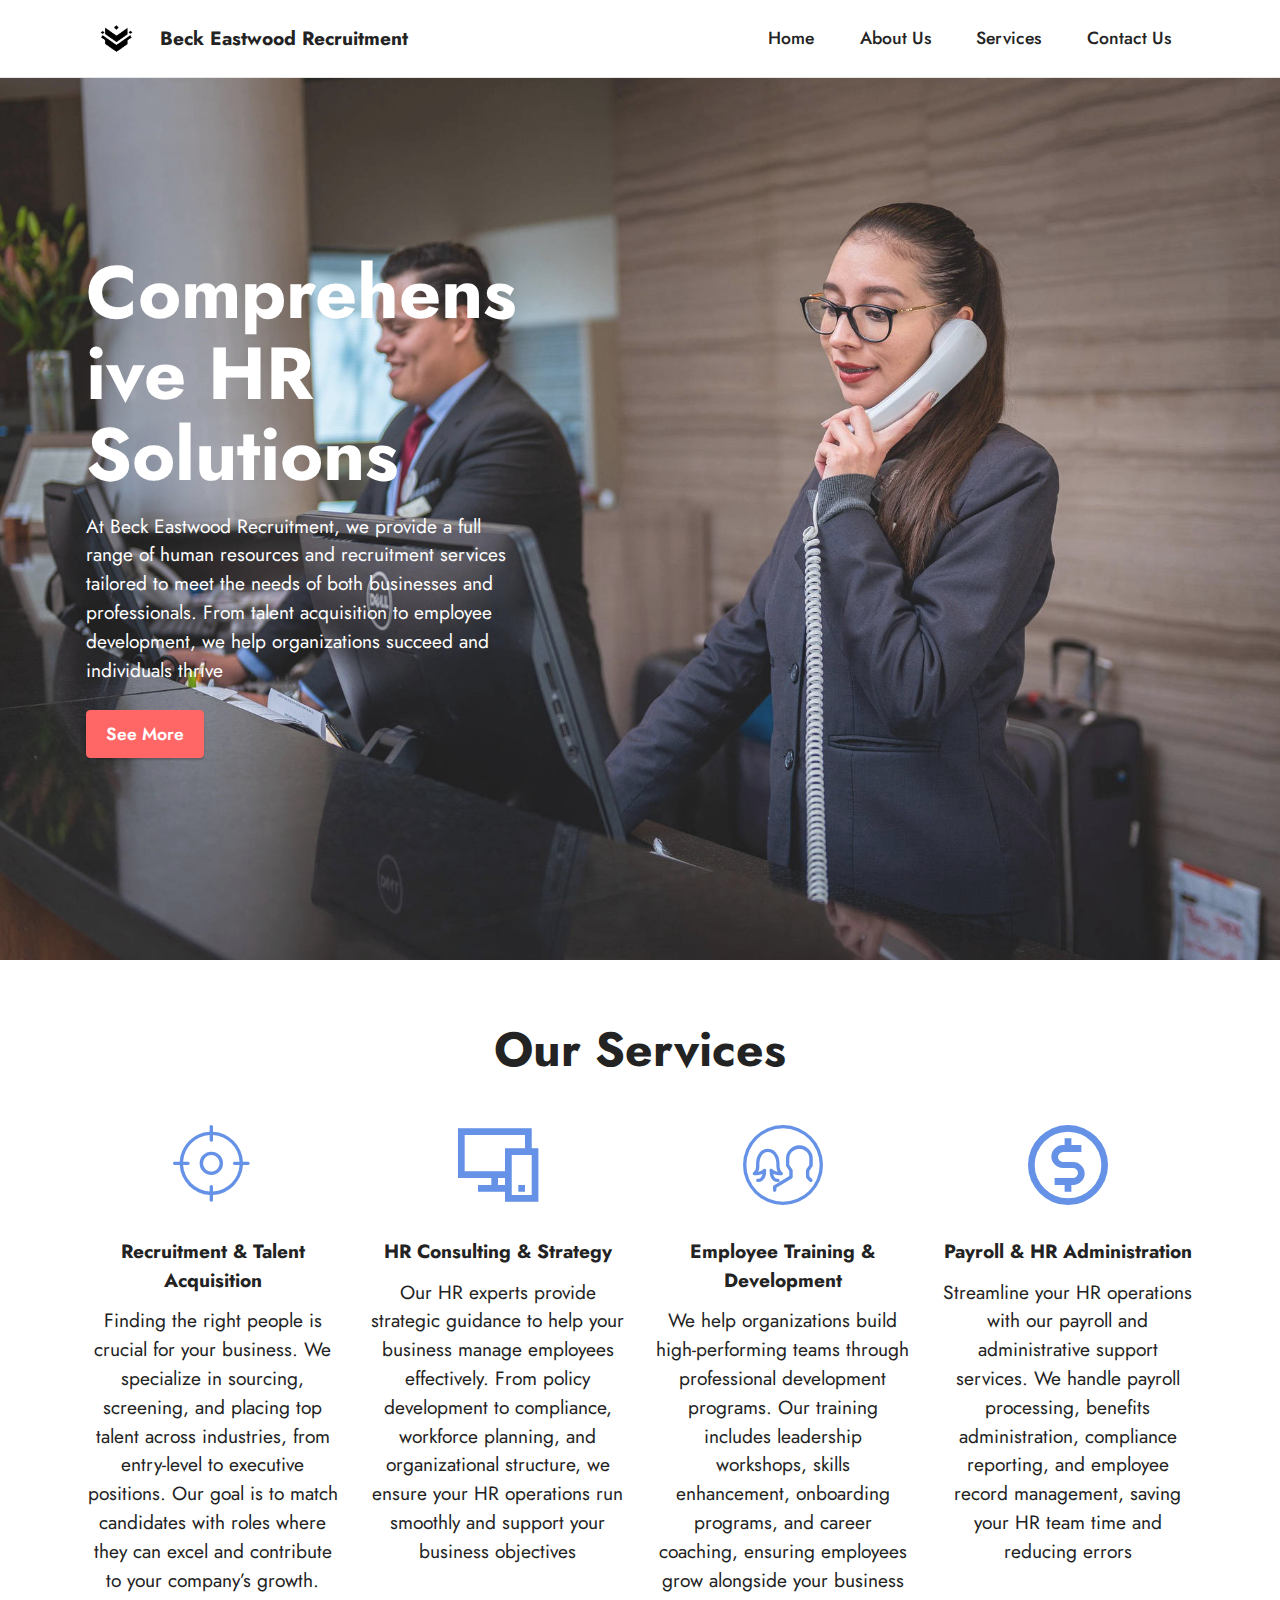
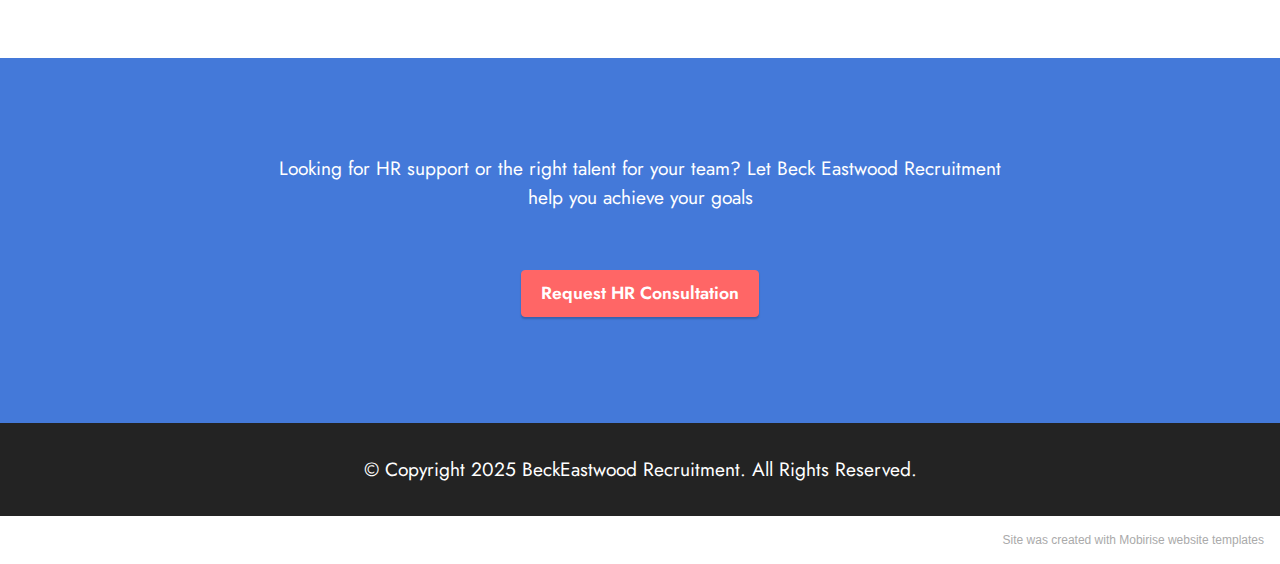
<file: page3.html>
<!DOCTYPE html>
<html  >
<head>
  <!-- Site made with Mobirise Website Builder v5.2.0, https://mobirise.com -->
  <meta charset="UTF-8">
  <meta http-equiv="X-UA-Compatible" content="IE=edge">
  <meta name="generator" content="Mobirise v5.2.0, mobirise.com">
  <meta name="viewport" content="width=device-width, initial-scale=1, minimum-scale=1">
  <link rel="shortcut icon" href="assets/images/mbr-96x96.png" type="image/x-icon">
  <meta name="description" content="">
  
  
  <title>Services</title>
  <link rel="stylesheet" href="assets/web/assets/mobirise-icons2/mobirise2.css">
  <link rel="stylesheet" href="assets/web/assets/mobirise-icons/mobirise-icons.css">
  <link rel="stylesheet" href="assets/tether/tether.min.css">
  <link rel="stylesheet" href="assets/bootstrap/css/bootstrap.min.css">
  <link rel="stylesheet" href="assets/bootstrap/css/bootstrap-grid.min.css">
  <link rel="stylesheet" href="assets/bootstrap/css/bootstrap-reboot.min.css">
  <link rel="stylesheet" href="assets/dropdown/css/style.css">
  <link rel="stylesheet" href="assets/socicon/css/styles.css">
  <link rel="stylesheet" href="assets/theme/css/style.css">
  <link rel="preload" as="style" href="assets/mobirise/css/mbr-additional.css"><link rel="stylesheet" href="assets/mobirise/css/mbr-additional.css" type="text/css">
  
  
  
  
</head>
<body>
  
  <section class="menu cid-s48OLK6784" once="menu" id="menu1-12">
    
    <nav class="navbar navbar-dropdown navbar-fixed-top navbar-expand-lg">
        <div class="container">
            <div class="navbar-brand">
                <span class="navbar-logo">
                    <a href="index.html">
                        <img src="assets/images/mbr-96x96.png" alt="Beck Eastwood Recruitment" style="height: 3.8rem;">
                    </a>
                </span>
                <span class="navbar-caption-wrap"><a class="navbar-caption text-black text-primary display-7" href="index.html">Beck Eastwood Recruitment</a></span>
            </div>
            <button class="navbar-toggler" type="button" data-toggle="collapse" data-target="#navbarSupportedContent" aria-controls="navbarNavAltMarkup" aria-expanded="false" aria-label="Toggle navigation">
                <div class="hamburger">
                    <span></span>
                    <span></span>
                    <span></span>
                    <span></span>
                </div>
            </button>
            <div class="collapse navbar-collapse" id="navbarSupportedContent">
                <ul class="navbar-nav nav-dropdown nav-right" data-app-modern-menu="true"><li class="nav-item"><a class="nav-link link text-black text-primary display-4" href="index.html">Home</a></li><li class="nav-item"><a class="nav-link link text-black text-primary display-4" href="page1.html">About Us</a></li><li class="nav-item"><a class="nav-link link text-black text-primary display-4" href="page3.html">Services</a></li>
                    <li class="nav-item"><a class="nav-link link text-black text-primary display-4" href="page2.html">
                            Contact Us</a></li></ul>
                
                
            </div>
        </div>
    </nav>

</section>

<section class="header1 cid-uV3QkJvT2y mbr-fullscreen" id="header1-14">

    

    <div class="mbr-overlay" style="opacity: 0.1; background-color: rgb(250, 250, 250);"></div>

    <div class="container">
        <div class="row">
            <div class="col-12 col-lg-5">
                <h1 class="mbr-section-title mbr-fonts-style mb-3 display-1"><strong>Comprehensive </strong><strong>HR Solutions&nbsp;</strong></h1>
                
                <p class="mbr-text mbr-fonts-style display-7">At Beck Eastwood Recruitment, we provide a full range of human resources and recruitment services tailored to meet the needs of both businesses and professionals. From talent acquisition to employee development, we help organizations succeed and individuals thrive</p>
                <div class="mbr-section-btn mt-3"><a class="btn btn-secondary display-4" href="page3.html#features1-15">See More</a></div>
            </div>
        </div>
    </div>
</section>

<section class="features1 cid-uV3RyN9s9C" id="features1-15">
    

    
    <div class="container">
        <div class="row">
            <div class="col-12">
                <h3 class="mbr-section-title mbr-fonts-style align-center mb-0 display-2"><strong>Our Services</strong></h3>
                
            </div>
        </div>
        <div class="row">
            <div class="card col-12 col-md-6 col-lg-3">
                <div class="card-wrapper">
                    <div class="card-box align-center">
                        <div class="iconfont-wrapper">
                            <span class="mbr-iconfont mbri-target"></span>
                        </div>
                        <h5 class="card-title mbr-fonts-style display-7"><strong>Recruitment &amp; Talent Acquisition</strong></h5>
                        <p class="card-text mbr-fonts-style display-7">Finding the right people is crucial for your business. We specialize in sourcing, screening, and placing top talent across industries, from entry-level to executive positions. Our goal is to match candidates with roles where they can excel and contribute to your company’s growth.</p>
                    </div>
                </div>
            </div>
            <div class="card col-12 col-md-6 col-lg-3">
                <div class="card-wrapper">
                    <div class="card-box align-center">
                        <div class="iconfont-wrapper">
                            <span class="mbr-iconfont mobi-mbri-responsive-2 mobi-mbri"></span>
                        </div>
                        <h5 class="card-title mbr-fonts-style display-7"><strong>HR Consulting &amp; Strategy</strong></h5>
                        <p class="card-text mbr-fonts-style display-7">Our HR experts provide strategic guidance to help your business manage employees effectively. From policy development to compliance, workforce planning, and organizational structure, we ensure your HR operations run smoothly and support your business objectives</p>
                    </div>
                </div>
            </div>
            <div class="card col-12 col-md-6 col-lg-3">
                <div class="card-wrapper">
                    <div class="card-box align-center">
                        <div class="iconfont-wrapper">
                            <span class="mbr-iconfont mbri-users"></span>
                        </div>
                        <h5 class="card-title mbr-fonts-style display-7"><strong>Employee Training &amp; Development</strong></h5>
                        <p class="card-text mbr-fonts-style display-7">We help organizations build high-performing teams through professional development programs. Our training includes leadership workshops, skills enhancement, onboarding programs, and career coaching, ensuring employees grow alongside your business</p>
                    </div>
                </div>
            </div>
            <div class="card col-12 col-md-6 col-lg-3">
                <div class="card-wrapper">
                    <div class="card-box align-center">
                        <div class="iconfont-wrapper">
                            <span class="mbr-iconfont mobi-mbri-cash mobi-mbri"></span>
                        </div>
                        <h5 class="card-title mbr-fonts-style display-7"><strong>Payroll &amp; HR Administration</strong></h5>
                        <p class="card-text mbr-fonts-style display-7">Streamline your HR operations with our payroll and administrative support services. We handle payroll processing, benefits administration, compliance reporting, and employee record management, saving your HR team time and reducing errors</p>
                    </div>
                </div>
            </div>
        </div>
    </div>
</section>

<section class="info1 cid-uV3TvQCHJJ" id="info1-17">
    
    
    <div class="align-center container">
        <div class="row justify-content-center">
            <div class="col-12 col-lg-8">
                
                <p class="mbr-text mb-5 mbr-fonts-style display-7">Looking for HR support or the right talent for your team? Let Beck Eastwood Recruitment help you achieve your goals</p>
                <div class="mbr-section-btn"><a class="btn btn-secondary display-4" href="page2.html#contacts2-11">Request HR Consultation</a></div>
            </div>
        </div>
    </div>
</section>

<section class="footer3 cid-s48P1Icc8J" once="footers" id="footer3-13">

    

    

    <div class="container">
        <div class="media-container-row align-center mbr-white">
             <!-- <div class="row row-links">
                <ul class="foot-menu">
                    
                    
                    
                    
                    
                <li class="foot-menu-item mbr-fonts-style display-7"><a href="https://mobirise.com/help/" class="text-success">About Us</a></li><li class="foot-menu-item mbr-fonts-style display-7"><a href="https://mobirise.com/help/" class="text-success">About Us</a></li><li class="foot-menu-item mbr-fonts-style display-7"><a href="https://mobirise.com/help/" class="text-success">About Us</a></li></ul>
            </div>
        -->  
            
            <div class="row row-copirayt">
                <p class="mbr-text mb-0 mbr-fonts-style mbr-white align-center display-7">
                    © Copyright 2025 BeckEastwood Recruitment. All Rights Reserved.
                </p>
            </div>
        </div>
    </div>
</section><section style="background-color: #fff; font-family: -apple-system, BlinkMacSystemFont, 'Segoe UI', 'Roboto', 'Helvetica Neue', Arial, sans-serif; color:#aaa; font-size:12px; padding: 0; align-items: center; display: flex;"><a href="https://mobirise.site/a" style="flex: 1 1; height: 3rem; padding-left: 1rem;"></a><p style="flex: 0 0 auto; margin:0; padding-right:1rem;"><a href="https://mobirise.site/s" style="color:#aaa;">Site</a> was created with Mobirise website templates</p></section><script src="assets/web/assets/jquery/jquery.min.js"></script>  <script src="assets/popper/popper.min.js"></script>  <script src="assets/tether/tether.min.js"></script>  <script src="assets/bootstrap/js/bootstrap.min.js"></script>  <script src="assets/web/assets/cookies-alert-plugin/cookies-alert-core.js"></script>  <script src="assets/web/assets/cookies-alert-plugin/cookies-alert-script.js"></script>  <script src="assets/smoothscroll/smooth-scroll.js"></script>  <script src="assets/dropdown/js/nav-dropdown.js"></script>  <script src="assets/dropdown/js/navbar-dropdown.js"></script>  <script src="assets/touchswipe/jquery.touch-swipe.min.js"></script>  <script src="assets/theme/js/script.js"></script>  
  
  
<input name="cookieData" type="hidden" data-cookie-customDialogSelector='null' data-cookie-colorText='#424a4d' data-cookie-colorBg='rgba(234, 239, 241, 0.99)' data-cookie-textButton='Agree' data-cookie-colorButton='' data-cookie-colorLink='#424a4d' data-cookie-underlineLink='true' data-cookie-text="We use cookies to give you the best experience. Read our <a href='privacy.html'>cookie policy</a>.">
  </body>
</html>
</file>
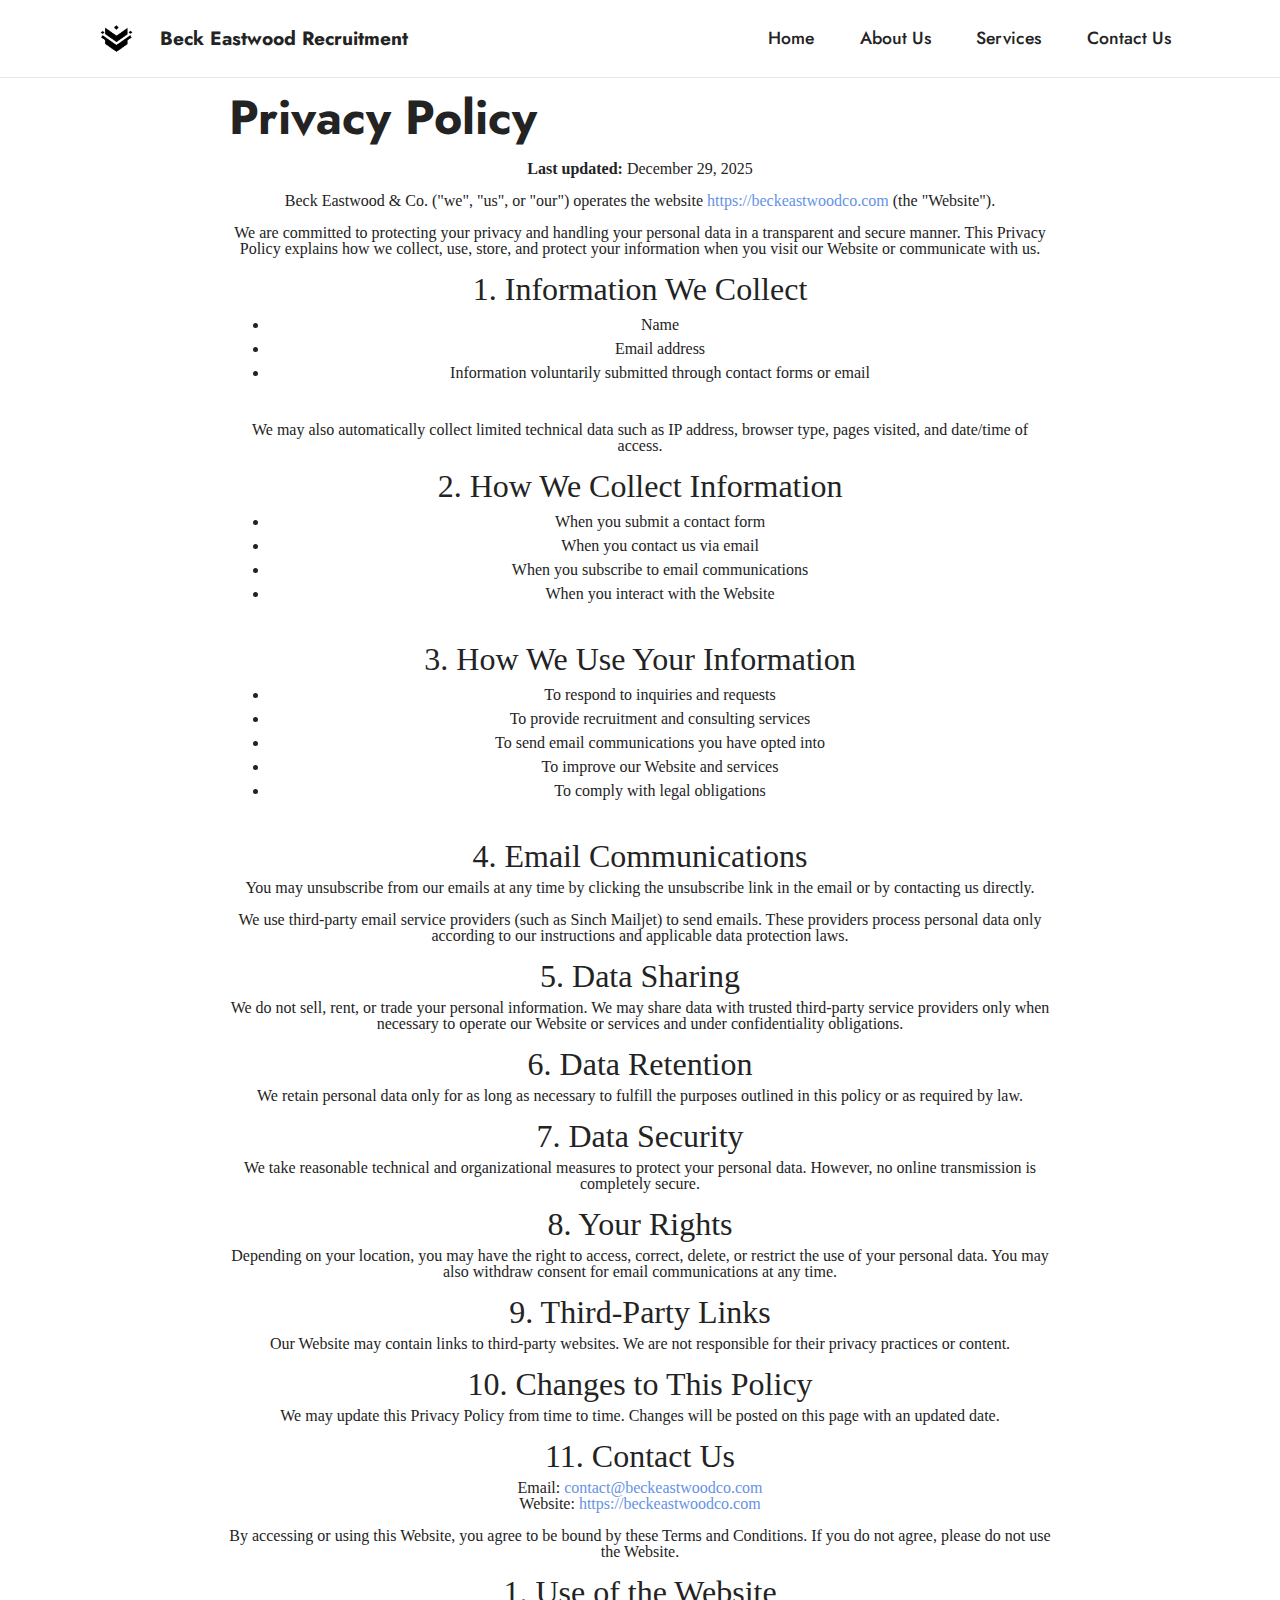
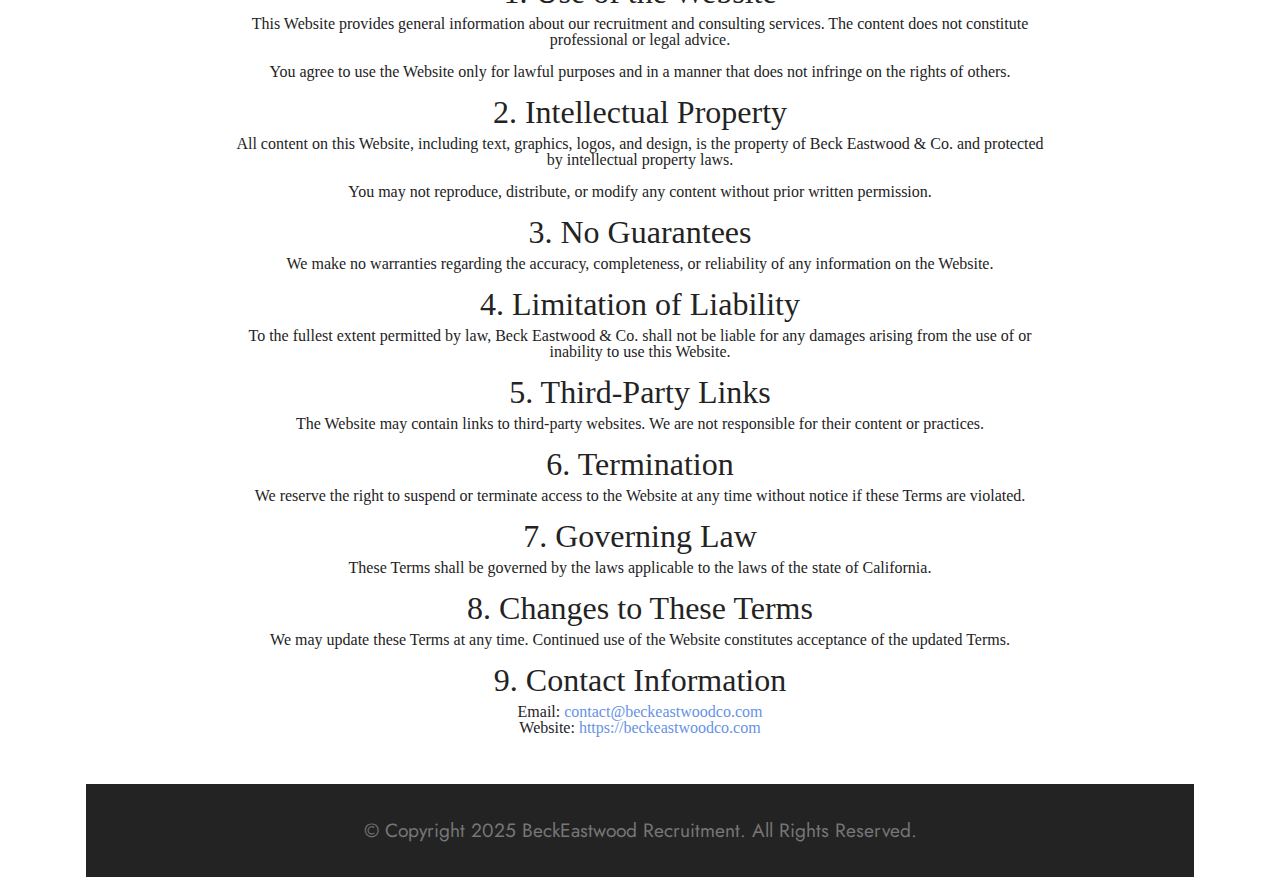
<file: privacy-policy.html>
<!DOCTYPE html>
<html>

<head>
    <!-- Site made with Mobirise Website Builder v5.2.0, https://mobirise.com -->
    <meta charset="UTF-8">
    <meta http-equiv="X-UA-Compatible" content="IE=edge">
    <meta name="generator" content="Mobirise v5.2.0, mobirise.com">
    <meta name="viewport" content="width=device-width, initial-scale=1, minimum-scale=1">
    <link rel="shortcut icon" href="assets/images/mbr-96x96.png" type="image/x-icon">
    <meta name="description" content="">


    <title>Privacy Policy</title>
    <link rel="stylesheet" href="assets/tether/tether.min.css">
    <link rel="stylesheet" href="assets/bootstrap/css/bootstrap.min.css">
    <link rel="stylesheet" href="assets/bootstrap/css/bootstrap-grid.min.css">
    <link rel="stylesheet" href="assets/bootstrap/css/bootstrap-reboot.min.css">
    <link rel="stylesheet" href="assets/dropdown/css/style.css">
    <link rel="stylesheet" href="assets/socicon/css/styles.css">
    <link rel="stylesheet" href="assets/theme/css/style.css">
    <link rel="preload" as="style" href="assets/mobirise/css/mbr-additional.css">
    <link rel="stylesheet" href="assets/mobirise/css/mbr-additional.css" type="text/css">




</head>

<body>

    <section class="menu cid-s48OLK6784" once="menu" id="menu1-s">

        <nav class="navbar navbar-dropdown navbar-fixed-top navbar-expand-lg">
            <div class="container">
                <div class="navbar-brand">
                    <span class="navbar-logo">
                        <a href="index.html">
                            <img src="assets/images/mbr-96x96.png" alt="Beck Eastwood Recruitment"
                                style="height: 3.8rem;">
                        </a>
                    </span>
                    <span class="navbar-caption-wrap"><a class="navbar-caption text-black text-primary display-7"
                            href="index.html">Beck Eastwood Recruitment</a></span>
                </div>
                <button class="navbar-toggler" type="button" data-toggle="collapse"
                    data-target="#navbarSupportedContent" aria-controls="navbarNavAltMarkup" aria-expanded="false"
                    aria-label="Toggle navigation">
                    <div class="hamburger">
                        <span></span>
                        <span></span>
                        <span></span>
                        <span></span>
                    </div>
                </button>
                <div class="collapse navbar-collapse" id="navbarSupportedContent">
                    <ul class="navbar-nav nav-dropdown nav-right" data-app-modern-menu="true">
                        <li class="nav-item"><a class="nav-link link text-black text-primary display-4"
                                href="index.html">Home</a></li>
                        <li class="nav-item"><a class="nav-link link text-black text-primary display-4"
                                href="page1.html">About Us</a></li>
                        <li class="nav-item"><a class="nav-link link text-black text-primary display-4"
                                href="page3.html">Services</a></li>
                        <li class="nav-item"><a class="nav-link link text-black text-primary display-4"
                                href="page2.html">
                                Contact Us</a></li>
                    </ul>


                </div>
            </div>
        </nav>

    </section>

    <section class="header9 cid-uV3JnJUN1V" id="header9-v">





        <div class="text-center container">
            <div class="row justify-content-center">
                <div class="col-md-12 col-lg-9">
                    <h1 class="mbr-section-title mbr-fonts-style mb-3 display-2"><strong>Privacy Policy</strong></h1>
                    <p><strong>Last updated:</strong> December 29, 2025</p>

                    <p>
                        Beck Eastwood & Co. ("we", "us", or "our") operates the website
                        <a href="https://beckeastwoodco.com">https://beckeastwoodco.com</a>
                        (the "Website").
                    </p>

                    <p>
                        We are committed to protecting your privacy and handling your personal data
                        in a transparent and secure manner. This Privacy Policy explains how we
                        collect, use, store, and protect your information when you visit our Website
                        or communicate with us.
                    </p>

                    <h2>1. Information We Collect</h2>
                    <ul>
                        <li>Name</li>
                        <li>Email address</li>
                        <li>Information voluntarily submitted through contact forms or email</li>
                    </ul>

                    <p>
                        We may also automatically collect limited technical data such as IP address,
                        browser type, pages visited, and date/time of access.
                    </p>

                    <h2>2. How We Collect Information</h2>
                    <ul>
                        <li>When you submit a contact form</li>
                        <li>When you contact us via email</li>
                        <li>When you subscribe to email communications</li>
                        <li>When you interact with the Website</li>
                    </ul>

                    <h2>3. How We Use Your Information</h2>
                    <ul>
                        <li>To respond to inquiries and requests</li>
                        <li>To provide recruitment and consulting services</li>
                        <li>To send email communications you have opted into</li>
                        <li>To improve our Website and services</li>
                        <li>To comply with legal obligations</li>
                    </ul>

                    <h2>4. Email Communications</h2>
                    <p>
                        You may unsubscribe from our emails at any time by clicking the unsubscribe
                        link in the email or by contacting us directly.
                    </p>

                    <p>
                        We use third-party email service providers (such as Sinch Mailjet) to send
                        emails. These providers process personal data only according to our
                        instructions and applicable data protection laws.
                    </p>

                    <h2>5. Data Sharing</h2>
                    <p>
                        We do not sell, rent, or trade your personal information. We may share data
                        with trusted third-party service providers only when necessary to operate our
                        Website or services and under confidentiality obligations.
                    </p>

                    <h2>6. Data Retention</h2>
                    <p>
                        We retain personal data only for as long as necessary to fulfill the purposes
                        outlined in this policy or as required by law.
                    </p>

                    <h2>7. Data Security</h2>
                    <p>
                        We take reasonable technical and organizational measures to protect your
                        personal data. However, no online transmission is completely secure.
                    </p>

                    <h2>8. Your Rights</h2>
                    <p>
                        Depending on your location, you may have the right to access, correct, delete,
                        or restrict the use of your personal data. You may also withdraw consent for
                        email communications at any time.
                    </p>

                    <h2>9. Third-Party Links</h2>
                    <p>
                        Our Website may contain links to third-party websites. We are not responsible
                        for their privacy practices or content.
                    </p>

                    <h2>10. Changes to This Policy</h2>
                    <p>
                        We may update this Privacy Policy from time to time. Changes will be posted on
                        this page with an updated date.
                    </p>

                    <h2>11. Contact Us</h2>
                    <p>
                        Email: <a href="mailto:contact@beckeastwoodco.com">contact@beckeastwoodco.com</a><br>
                        Website: <a href="https://beckeastwoodco.com">https://beckeastwoodco.com</a>
                    </p>

                    <p>
                        By accessing or using this Website, you agree to be bound by these Terms and
                        Conditions. If you do not agree, please do not use the Website.
                    </p>

                    <h2>1. Use of the Website</h2>
                    <p>
                        This Website provides general information about our recruitment and consulting
                        services. The content does not constitute professional or legal advice.
                    </p>

                    <p>
                        You agree to use the Website only for lawful purposes and in a manner that does
                        not infringe on the rights of others.
                    </p>

                    <h2>2. Intellectual Property</h2>
                    <p>
                        All content on this Website, including text, graphics, logos, and design, is
                        the property of Beck Eastwood & Co. and protected by intellectual property
                        laws.
                    </p>

                    <p>
                        You may not reproduce, distribute, or modify any content without prior
                        written permission.
                    </p>

                    <h2>3. No Guarantees</h2>
                    <p>
                        We make no warranties regarding the accuracy, completeness, or reliability of
                        any information on the Website.
                    </p>

                    <h2>4. Limitation of Liability</h2>
                    <p>
                        To the fullest extent permitted by law, Beck Eastwood & Co. shall not be liable
                        for any damages arising from the use of or inability to use this Website.
                    </p>

                    <h2>5. Third-Party Links</h2>
                    <p>
                        The Website may contain links to third-party websites. We are not responsible
                        for their content or practices.
                    </p>

                    <h2>6. Termination</h2>
                    <p>
                        We reserve the right to suspend or terminate access to the Website at any time
                        without notice if these Terms are violated.
                    </p>

                    <h2>7. Governing Law</h2>
                    <p>
                        These Terms shall be governed by the laws applicable to the laws of the state of California.
                    </p>

                    <h2>8. Changes to These Terms</h2>
                    <p>
                        We may update these Terms at any time. Continued use of the Website constitutes
                        acceptance of the updated Terms.
                    </p>

                    <h2>9. Contact Information</h2>
                    <p>
                        Email: <a href="mailto:contact@beckeastwoodco.com">contact@beckeastwoodco.com</a><br>
                        Website: <a href="https://beckeastwoodco.com">https://beckeastwoodco.com</a>
                    </p>

                </div>
            </div>
        </div>
    </section>

    <section class="features22 cid-uV3JI1VZIo" id="features23-w">




        <div class="container">
            <div class="card-wrapper">
                <div class="card-box align-left">



                </div>
            </div>
            <!-- col-12 col-md-6 col-lg-4 -->


            <section class="footer3 cid-s48P1Icc8J" once="footers" id="footer3-t">





                <div class="container">
                    <div class="media-container-row align-center mbr-white">
                        <!-- <div class="row row-links">
                <ul class="foot-menu">
                    
                    
                    
                    
                    
                <li class="foot-menu-item mbr-fonts-style display-7"><a href="https://mobirise.com/help/" class="text-success">About Us</a></li><li class="foot-menu-item mbr-fonts-style display-7"><a href="https://mobirise.com/help/" class="text-success">About Us</a></li><li class="foot-menu-item mbr-fonts-style display-7"><a href="https://mobirise.com/help/" class="text-success">About Us</a></li></ul>
            </div>
        -->

                        <div class="row row-copirayt">
                            <p class="mbr-text mb-0 mbr-fonts-style mbr-white align-center display-7">
                                © Copyright 2025 BeckEastwood Recruitment. All Rights Reserved.
                            </p>
                        </div>
                    </div>
                </div>
            </section>
    <!-- 
    <section
        style="background-color: #fff; font-family: -apple-system, BlinkMacSystemFont, 'Segoe UI', 'Roboto', 'Helvetica Neue', Arial, sans-serif; color:#aaa; font-size:12px; padding: 0; align-items: center; display: flex;">
        <a href="https://mobirise.site/w" style="flex: 1 1; height: 3rem; padding-left: 1rem;"></a>
        <p style="flex: 0 0 auto; margin:0; padding-right:1rem;">Created with Mobirise <a href="https://mobirise.site/u"
                style="color:#aaa;">site</a> themes</p>
    </section>
    -->
            <script src="assets/web/assets/jquery/jquery.min.js"></script>
            <script src="assets/popper/popper.min.js"></script>
            <script src="assets/tether/tether.min.js"></script>
            <script src="assets/bootstrap/js/bootstrap.min.js"></script>
            <script src="assets/web/assets/cookies-alert-plugin/cookies-alert-core.js"></script>
            <script src="assets/web/assets/cookies-alert-plugin/cookies-alert-script.js"></script>
            <script src="assets/smoothscroll/smooth-scroll.js"></script>
            <script src="assets/dropdown/js/nav-dropdown.js"></script>
            <script src="assets/dropdown/js/navbar-dropdown.js"></script>
            <script src="assets/touchswipe/jquery.touch-swipe.min.js"></script>
            <script src="assets/theme/js/script.js"></script>


            <input name="cookieData" type="hidden" data-cookie-customDialogSelector='null' data-cookie-colorText='#424a4d'
            data-cookie-colorBg='rgba(234, 239, 241, 0.99)' data-cookie-textButton='Agree' data-cookie-colorButton=''
            data-cookie-colorLink='#424a4d' data-cookie-underlineLink='true'
            data-cookie-text="We use cookies to give you the best experience. Read our <a href='https://beckeastwoodco.com/privacy-policy.html'>cookie policy</a>.">
</body>

</html>
</file>
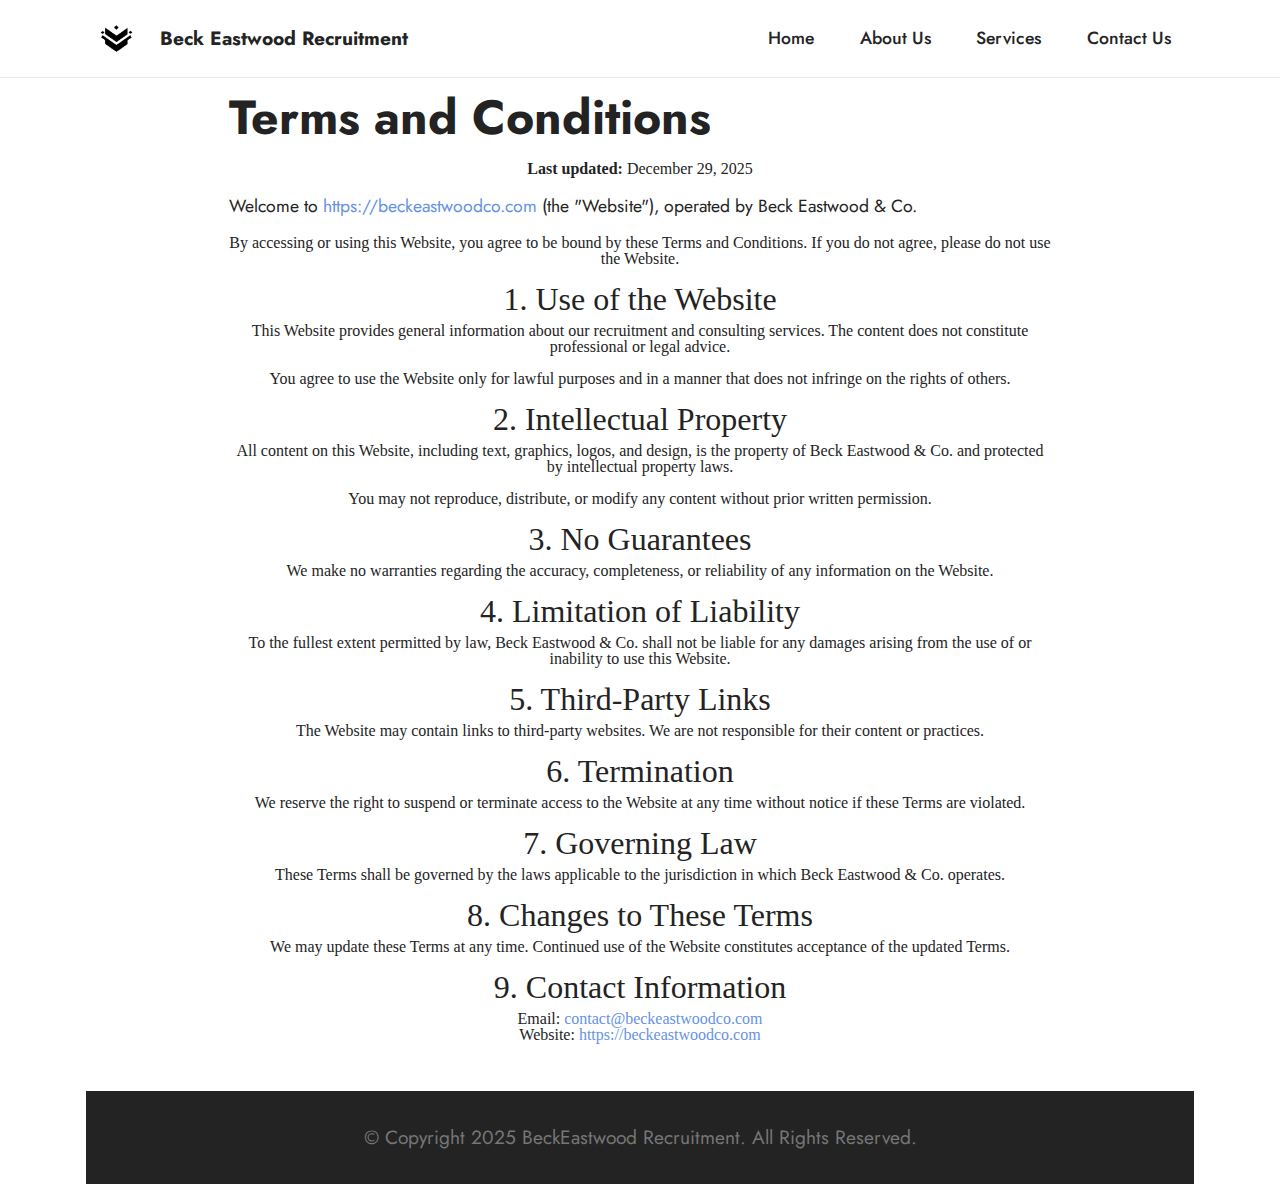
<file: terms-and-conditions.html>
<!DOCTYPE html>
<html>

<head>
    <!-- Site made with Mobirise Website Builder v5.2.0, https://mobirise.com -->
    <meta charset="UTF-8">
    <meta http-equiv="X-UA-Compatible" content="IE=edge">
    <meta name="generator" content="Mobirise v5.2.0, mobirise.com">
    <meta name="viewport" content="width=device-width, initial-scale=1, minimum-scale=1">
    <link rel="shortcut icon" href="assets/images/mbr-96x96.png" type="image/x-icon">
    <meta name="description" content="">


    <title>Terms and Conditions</title>
    <link rel="stylesheet" href="assets/tether/tether.min.css">
    <link rel="stylesheet" href="assets/bootstrap/css/bootstrap.min.css">
    <link rel="stylesheet" href="assets/bootstrap/css/bootstrap-grid.min.css">
    <link rel="stylesheet" href="assets/bootstrap/css/bootstrap-reboot.min.css">
    <link rel="stylesheet" href="assets/dropdown/css/style.css">
    <link rel="stylesheet" href="assets/socicon/css/styles.css">
    <link rel="stylesheet" href="assets/theme/css/style.css">
    <link rel="preload" as="style" href="assets/mobirise/css/mbr-additional.css">
    <link rel="stylesheet" href="assets/mobirise/css/mbr-additional.css" type="text/css">




</head>

<body>

    <section class="menu cid-s48OLK6784" once="menu" id="menu1-s">

        <nav class="navbar navbar-dropdown navbar-fixed-top navbar-expand-lg">
            <div class="container">
                <div class="navbar-brand">
                    <span class="navbar-logo">
                        <a href="index.html">
                            <img src="assets/images/mbr-96x96.png" alt="Beck Eastwood Recruitment"
                                style="height: 3.8rem;">
                        </a>
                    </span>
                    <span class="navbar-caption-wrap"><a class="navbar-caption text-black text-primary display-7"
                            href="index.html">Beck Eastwood Recruitment</a></span>
                </div>
                <button class="navbar-toggler" type="button" data-toggle="collapse"
                    data-target="#navbarSupportedContent" aria-controls="navbarNavAltMarkup" aria-expanded="false"
                    aria-label="Toggle navigation">
                    <div class="hamburger">
                        <span></span>
                        <span></span>
                        <span></span>
                        <span></span>
                    </div>
                </button>
                <div class="collapse navbar-collapse" id="navbarSupportedContent">
                    <ul class="navbar-nav nav-dropdown nav-right" data-app-modern-menu="true">
                        <li class="nav-item"><a class="nav-link link text-black text-primary display-4"
                                href="index.html">Home</a></li>
                        <li class="nav-item"><a class="nav-link link text-black text-primary display-4"
                                href="page1.html">About Us</a></li>
                        <li class="nav-item"><a class="nav-link link text-black text-primary display-4"
                                href="page3.html">Services</a></li>
                        <li class="nav-item"><a class="nav-link link text-black text-primary display-4"
                                href="page2.html">
                                Contact Us</a></li>
                    </ul>


                </div>
            </div>
        </nav>

    </section>

    <section class="header9 cid-uV3JnJUN1V" id="header9-v">





        <div class="text-center container">
            <div class="row justify-content-center">
                <div class="col-md-12 col-lg-9">
                    <h1 class="mbr-section-title mbr-fonts-style mb-3 display-2"><strong>Terms and Conditions</strong>
                    </h1>
                    <p><strong>Last updated:</strong> December 29, 2025</p>

                    <p class="mbr-text mbr-fonts-style display-4">
                        Welcome to <a href="https://beckeastwoodco.com">https://beckeastwoodco.com</a>
                        (the "Website"), operated by Beck Eastwood & Co.
                    </p>

                    <p>
                        By accessing or using this Website, you agree to be bound by these Terms and
                        Conditions. If you do not agree, please do not use the Website.
                    </p>

                    <h2>1. Use of the Website</h2>
                    <p>
                        This Website provides general information about our recruitment and consulting
                        services. The content does not constitute professional or legal advice.
                    </p>

                    <p>
                        You agree to use the Website only for lawful purposes and in a manner that does
                        not infringe on the rights of others.
                    </p>

                    <h2>2. Intellectual Property</h2>
                    <p>
                        All content on this Website, including text, graphics, logos, and design, is
                        the property of Beck Eastwood & Co. and protected by intellectual property
                        laws.
                    </p>

                    <p>
                        You may not reproduce, distribute, or modify any content without prior
                        written permission.
                    </p>

                    <h2>3. No Guarantees</h2>
                    <p>
                        We make no warranties regarding the accuracy, completeness, or reliability of
                        any information on the Website.
                    </p>

                    <h2>4. Limitation of Liability</h2>
                    <p>
                        To the fullest extent permitted by law, Beck Eastwood & Co. shall not be liable
                        for any damages arising from the use of or inability to use this Website.
                    </p>

                    <h2>5. Third-Party Links</h2>
                    <p>
                        The Website may contain links to third-party websites. We are not responsible
                        for their content or practices.
                    </p>

                    <h2>6. Termination</h2>
                    <p>
                        We reserve the right to suspend or terminate access to the Website at any time
                        without notice if these Terms are violated.
                    </p>

                    <h2>7. Governing Law</h2>
                    <p>
                        These Terms shall be governed by the laws applicable to the jurisdiction in
                        which Beck Eastwood & Co. operates.
                    </p>

                    <h2>8. Changes to These Terms</h2>
                    <p>
                        We may update these Terms at any time. Continued use of the Website constitutes
                        acceptance of the updated Terms.
                    </p>

                    <h2>9. Contact Information</h2>
                    <p>
                        Email: <a href="mailto:contact@beckeastwoodco.com">contact@beckeastwoodco.com</a><br>
                        Website: <a href="https://beckeastwoodco.com">https://beckeastwoodco.com</a>
                    </p>

                </div>
            </div>
        </div>
    </section>

    <section class="features22 cid-uV3JI1VZIo" id="features23-w">




        <div class="container">
            <div class="card-wrapper">
                <div class="card-box align-left">



                </div>
            </div>
            <!-- col-12 col-md-6 col-lg-4 -->


            <section class="footer3 cid-s48P1Icc8J" once="footers" id="footer3-t">





                <div class="container">
                    <div class="media-container-row align-center mbr-white">
                        <!-- <div class="row row-links">
                <ul class="foot-menu">
                    
                    
                    
                    
                    
                <li class="foot-menu-item mbr-fonts-style display-7"><a href="https://mobirise.com/help/" class="text-success">About Us</a></li><li class="foot-menu-item mbr-fonts-style display-7"><a href="https://mobirise.com/help/" class="text-success">About Us</a></li><li class="foot-menu-item mbr-fonts-style display-7"><a href="https://mobirise.com/help/" class="text-success">About Us</a></li></ul>
            </div>
        -->

                        <div class="row row-copirayt">
                            <p class="mbr-text mb-0 mbr-fonts-style mbr-white align-center display-7">
                                © Copyright 2025 BeckEastwood Recruitment. All Rights Reserved.
                            </p>
                        </div>
                    </div>
                </div>
            </section>
            <!-- 
            <section
                style="background-color: #fff; font-family: -apple-system, BlinkMacSystemFont, 'Segoe UI', 'Roboto', 'Helvetica Neue', Arial, sans-serif; color:#aaa; font-size:12px; padding: 0; align-items: center; display: flex;">
                <a href="https://mobirise.site/w" style="flex: 1 1; height: 3rem; padding-left: 1rem;"></a>
                <p style="flex: 0 0 auto; margin:0; padding-right:1rem;">Created with Mobirise <a href="https://mobirise.site/u"
                        style="color:#aaa;">site</a> themes</p>
            </section>
            -->
            <script src="assets/web/assets/jquery/jquery.min.js"></script>
            <script src="assets/popper/popper.min.js"></script>
            <script src="assets/tether/tether.min.js"></script>
            <script src="assets/bootstrap/js/bootstrap.min.js"></script>
            <script src="assets/web/assets/cookies-alert-plugin/cookies-alert-core.js"></script>
            <script src="assets/web/assets/cookies-alert-plugin/cookies-alert-script.js"></script>
            <script src="assets/smoothscroll/smooth-scroll.js"></script>
            <script src="assets/dropdown/js/nav-dropdown.js"></script>
            <script src="assets/dropdown/js/navbar-dropdown.js"></script>
            <script src="assets/touchswipe/jquery.touch-swipe.min.js"></script>
            <script src="assets/theme/js/script.js"></script>


            <input name="cookieData" type="hidden" data-cookie-customDialogSelector='null' data-cookie-colorText='#424a4d'
            data-cookie-colorBg='rgba(234, 239, 241, 0.99)' data-cookie-textButton='Agree' data-cookie-colorButton=''
            data-cookie-colorLink='#424a4d' data-cookie-underlineLink='true'
            data-cookie-text="We use cookies to give you the best experience. Read our <a href='https://beckeastwoodco.com/privacy-policy.html'>cookie policy</a>.">
</body>

</html>
</file>
<file: assets/web/assets/mobirise-icons2/mobirise2.css>
@font-face {
  font-family: 'Moririse2';
  font-display: swap;
  src:  url('mobirise2.eot?f2bix4');
  src:  url('mobirise2.eot?f2bix4#iefix') format('embedded-opentype'),
    url('mobirise2.ttf?f2bix4') format('truetype'),
    url('mobirise2.woff?f2bix4') format('woff'),
    url('mobirise2.svg?f2bix4#mobirise2') format('svg');
  font-weight: normal;
  font-style: normal;
}

[class^="mobi-"], [class*=" mobi-"] {
  /* use !important to prevent issues with browser extensions that change fonts */
  font-family: 'Moririse2' !important;
  speak: none;
  font-style: normal;
  font-weight: normal;
  font-variant: normal;
  text-transform: none;
  line-height: 1;

  /* Better Font Rendering =========== */
  -webkit-font-smoothing: antialiased;
  -moz-osx-font-smoothing: grayscale;
}

.mobi-mbri-add-submenu:before {
  content: "\e900";
}
.mobi-mbri-alert:before {
  content: "\e901";
}
.mobi-mbri-align-center:before {
  content: "\e902";
}
.mobi-mbri-align-justify:before {
  content: "\e903";
}
.mobi-mbri-align-left:before {
  content: "\e904";
}
.mobi-mbri-align-right:before {
  content: "\e905";
}
.mobi-mbri-android:before {
  content: "\e906";
}
.mobi-mbri-apple:before {
  content: "\e907";
}
.mobi-mbri-arrow-down:before {
  content: "\e908";
}
.mobi-mbri-arrow-next:before {
  content: "\e909";
}
.mobi-mbri-arrow-prev:before {
  content: "\e90a";
}
.mobi-mbri-arrow-up:before {
  content: "\e90b";
}
.mobi-mbri-bold:before {
  content: "\e90c";
}
.mobi-mbri-bookmark:before {
  content: "\e90d";
}
.mobi-mbri-bootstrap:before {
  content: "\e90e";
}
.mobi-mbri-briefcase:before {
  content: "\e90f";
}
.mobi-mbri-browse:before {
  content: "\e910";
}
.mobi-mbri-bulleted-list:before {
  content: "\e911";
}
.mobi-mbri-calendar:before {
  content: "\e912";
}
.mobi-mbri-camera:before {
  content: "\e913";
}
.mobi-mbri-cart-add:before {
  content: "\e914";
}
.mobi-mbri-cart-full:before {
  content: "\e915";
}
.mobi-mbri-cash:before {
  content: "\e916";
}
.mobi-mbri-change-style:before {
  content: "\e917";
}
.mobi-mbri-chat:before {
  content: "\e918";
}
.mobi-mbri-clock:before {
  content: "\e919";
}
.mobi-mbri-close:before {
  content: "\e91a";
}
.mobi-mbri-cloud:before {
  content: "\e91b";
}
.mobi-mbri-code:before {
  content: "\e91c";
}
.mobi-mbri-contact-form:before {
  content: "\e91d";
}
.mobi-mbri-credit-card:before {
  content: "\e91e";
}
.mobi-mbri-cursor-click:before {
  content: "\e91f";
}
.mobi-mbri-cust-feedback:before {
  content: "\e920";
}
.mobi-mbri-database:before {
  content: "\e921";
}
.mobi-mbri-delivery:before {
  content: "\e922";
}
.mobi-mbri-desktop:before {
  content: "\e923";
}
.mobi-mbri-devices:before {
  content: "\e924";
}
.mobi-mbri-down:before {
  content: "\e925";
}
.mobi-mbri-download-2:before {
  content: "\e926";
}
.mobi-mbri-download:before {
  content: "\e927";
}
.mobi-mbri-drag-n-drop-2:before {
  content: "\e928";
}
.mobi-mbri-drag-n-drop:before {
  content: "\e929";
}
.mobi-mbri-edit-2:before {
  content: "\e92a";
}
.mobi-mbri-edit:before {
  content: "\e92b";
}
.mobi-mbri-error:before {
  content: "\e92c";
}
.mobi-mbri-extension:before {
  content: "\e92d";
}
.mobi-mbri-features:before {
  content: "\e92e";
}
.mobi-mbri-file:before {
  content: "\e92f";
}
.mobi-mbri-flag:before {
  content: "\e930";
}
.mobi-mbri-folder:before {
  content: "\e931";
}
.mobi-mbri-gift:before {
  content: "\e932";
}
.mobi-mbri-github:before {
  content: "\e933";
}
.mobi-mbri-globe-2:before {
  content: "\e934";
}
.mobi-mbri-globe:before {
  content: "\e935";
}
.mobi-mbri-growing-chart:before {
  content: "\e936";
}
.mobi-mbri-hearth:before {
  content: "\e937";
}
.mobi-mbri-help:before {
  content: "\e938";
}
.mobi-mbri-home:before {
  content: "\e939";
}
.mobi-mbri-hot-cup:before {
  content: "\e93a";
}
.mobi-mbri-idea:before {
  content: "\e93b";
}
.mobi-mbri-image-gallery:before {
  content: "\e93c";
}
.mobi-mbri-image-slider:before {
  content: "\e93d";
}
.mobi-mbri-info:before {
  content: "\e93e";
}
.mobi-mbri-italic:before {
  content: "\e93f";
}
.mobi-mbri-key:before {
  content: "\e940";
}
.mobi-mbri-laptop:before {
  content: "\e941";
}
.mobi-mbri-layers:before {
  content: "\e942";
}
.mobi-mbri-left-right:before {
  content: "\e943";
}
.mobi-mbri-left:before {
  content: "\e944";
}
.mobi-mbri-letter:before {
  content: "\e945";
}
.mobi-mbri-like:before {
  content: "\e946";
}
.mobi-mbri-link:before {
  content: "\e947";
}
.mobi-mbri-lock:before {
  content: "\e948";
}
.mobi-mbri-login:before {
  content: "\e949";
}
.mobi-mbri-logout:before {
  content: "\e94a";
}
.mobi-mbri-magic-stick:before {
  content: "\e94b";
}
.mobi-mbri-map-pin:before {
  content: "\e94c";
}
.mobi-mbri-menu:before {
  content: "\e94d";
}
.mobi-mbri-mobile-2:before {
  content: "\e94e";
}
.mobi-mbri-mobile-horizontal:before {
  content: "\e94f";
}
.mobi-mbri-mobile:before {
  content: "\e950";
}
.mobi-mbri-mobirise:before {
  content: "\e951";
}
.mobi-mbri-more-horizontal:before {
  content: "\e952";
}
.mobi-mbri-more-vertical:before {
  content: "\e953";
}
.mobi-mbri-music:before {
  content: "\e954";
}
.mobi-mbri-new-file:before {
  content: "\e955";
}
.mobi-mbri-numbered-list:before {
  content: "\e956";
}
.mobi-mbri-opened-folder:before {
  content: "\e957";
}
.mobi-mbri-pages:before {
  content: "\e958";
}
.mobi-mbri-paper-plane:before {
  content: "\e959";
}
.mobi-mbri-paperclip:before {
  content: "\e95a";
}
.mobi-mbri-phone:before {
  content: "\e95b";
}
.mobi-mbri-photo:before {
  content: "\e95c";
}
.mobi-mbri-photos:before {
  content: "\e95d";
}
.mobi-mbri-pin:before {
  content: "\e95e";
}
.mobi-mbri-play:before {
  content: "\e95f";
}
.mobi-mbri-plus:before {
  content: "\e960";
}
.mobi-mbri-preview:before {
  content: "\e961";
}
.mobi-mbri-print:before {
  content: "\e962";
}
.mobi-mbri-protect:before {
  content: "\e963";
}
.mobi-mbri-question:before {
  content: "\e964";
}
.mobi-mbri-quote-left:before {
  content: "\e965";
}
.mobi-mbri-quote-right:before {
  content: "\e966";
}
.mobi-mbri-redo:before {
  content: "\e967";
}
.mobi-mbri-refresh:before {
  content: "\e968";
}
.mobi-mbri-responsive-2:before {
  content: "\e969";
}
.mobi-mbri-responsive:before {
  content: "\e96a";
}
.mobi-mbri-right:before {
  content: "\e96b";
}
.mobi-mbri-rocket:before {
  content: "\e96c";
}
.mobi-mbri-sad-face:before {
  content: "\e96d";
}
.mobi-mbri-sale:before {
  content: "\e96e";
}
.mobi-mbri-save:before {
  content: "\e96f";
}
.mobi-mbri-search:before {
  content: "\e970";
}
.mobi-mbri-setting-2:before {
  content: "\e971";
}
.mobi-mbri-setting-3:before {
  content: "\e972";
}
.mobi-mbri-setting:before {
  content: "\e973";
}
.mobi-mbri-share:before {
  content: "\e974";
}
.mobi-mbri-shopping-bag:before {
  content: "\e975";
}
.mobi-mbri-shopping-basket:before {
  content: "\e976";
}
.mobi-mbri-shopping-cart:before {
  content: "\e977";
}
.mobi-mbri-sites:before {
  content: "\e978";
}
.mobi-mbri-smile-face:before {
  content: "\e979";
}
.mobi-mbri-speed:before {
  content: "\e97a";
}
.mobi-mbri-star:before {
  content: "\e97b";
}
.mobi-mbri-success:before {
  content: "\e97c";
}
.mobi-mbri-sun:before {
  content: "\e97d";
}
.mobi-mbri-sun2:before {
  content: "\e97e";
}
.mobi-mbri-tablet-vertical:before {
  content: "\e97f";
}
.mobi-mbri-tablet:before {
  content: "\e980";
}
.mobi-mbri-target:before {
  content: "\e981";
}
.mobi-mbri-timer:before {
  content: "\e982";
}
.mobi-mbri-to-ftp:before {
  content: "\e983";
}
.mobi-mbri-to-local-drive:before {
  content: "\e984";
}
.mobi-mbri-touch-swipe:before {
  content: "\e985";
}
.mobi-mbri-touch:before {
  content: "\e986";
}
.mobi-mbri-trash:before {
  content: "\e987";
}
.mobi-mbri-underline:before {
  content: "\e988";
}
.mobi-mbri-undo:before {
  content: "\e989";
}
.mobi-mbri-unlink:before {
  content: "\e98a";
}
.mobi-mbri-unlock:before {
  content: "\e98b";
}
.mobi-mbri-up-down:before {
  content: "\e98c";
}
.mobi-mbri-up:before {
  content: "\e98d";
}
.mobi-mbri-update:before {
  content: "\e98e";
}
.mobi-mbri-upload-2:before {
  content: "\e98f";
}
.mobi-mbri-upload:before {
  content: "\e990";
}
.mobi-mbri-user-2:before {
  content: "\e991";
}
.mobi-mbri-user:before {
  content: "\e992";
}
.mobi-mbri-users:before {
  content: "\e993";
}
.mobi-mbri-video-play:before {
  content: "\e994";
}
.mobi-mbri-video:before {
  content: "\e995";
}
.mobi-mbri-watch:before {
  content: "\e996";
}
.mobi-mbri-website-theme-2:before {
  content: "\e997";
}
.mobi-mbri-website-theme:before {
  content: "\e998";
}
.mobi-mbri-wifi:before {
  content: "\e999";
}
.mobi-mbri-windows:before {
  content: "\e99a";
}
.mobi-mbri-zoom-in:before {
  content: "\e99b";
}
.mobi-mbri-zoom-out:before {
  content: "\e99c";
}
</file>
<file: assets/dropdown/css/style.css>
.navbar-dropdown {
  left: 0;
  padding: 0;
  position: absolute;
  right: 0;
  top: 0;
  transition: all 0.45s ease;
  z-index: 1030;
  background: #282828; }
  .navbar-dropdown .navbar-logo {
    margin-right: 0.8rem;
    transition: margin 0.3s ease-in-out;
    vertical-align: middle; }
    .navbar-dropdown .navbar-logo img {
      height: 3.125rem;
      transition: all 0.3s ease-in-out; }
    .navbar-dropdown .navbar-logo.mbr-iconfont {
      font-size: 3.125rem;
      line-height: 3.125rem; }
  .navbar-dropdown .navbar-caption {
    font-weight: 700;
    white-space: normal;
    vertical-align: -4px;
    line-height: 3.125rem !important; }
    .navbar-dropdown .navbar-caption, .navbar-dropdown .navbar-caption:hover {
      color: inherit;
      text-decoration: none; }
  .navbar-dropdown .mbr-iconfont + .navbar-caption {
    vertical-align: -1px; }
  .navbar-dropdown.navbar-fixed-top {
    position: fixed; }
  .navbar-dropdown .navbar-brand span {
    vertical-align: -4px; }
  .navbar-dropdown.bg-color.transparent {
    background: none; }
  .navbar-dropdown.navbar-short .navbar-brand {
    padding: 0.625rem 0; }
    .navbar-dropdown.navbar-short .navbar-brand span {
      vertical-align: -1px; }
  .navbar-dropdown.navbar-short .navbar-caption {
    line-height: 2.375rem !important;
    vertical-align: -2px; }
  .navbar-dropdown.navbar-short .navbar-logo {
    margin-right: 0.5rem; }
    .navbar-dropdown.navbar-short .navbar-logo img {
      height: 2.375rem; }
    .navbar-dropdown.navbar-short .navbar-logo.mbr-iconfont {
      font-size: 2.375rem;
      line-height: 2.375rem; }
  .navbar-dropdown.navbar-short .mbr-table-cell {
    height: 3.625rem; }
  .navbar-dropdown .navbar-close {
    left: 0.6875rem;
    position: fixed;
    top: 0.75rem;
    z-index: 1000; }
  .navbar-dropdown .hamburger-icon {
    content: "";
    display: inline-block;
    vertical-align: middle;
    width: 16px;
    -webkit-box-shadow: 0 -6px 0 1px #282828,0 0 0 1px #282828,0 6px 0 1px #282828;
    -moz-box-shadow: 0 -6px 0 1px #282828,0 0 0 1px #282828,0 6px 0 1px #282828;
    box-shadow: 0 -6px 0 1px #282828,0 0 0 1px #282828,0 6px 0 1px #282828; }

.dropdown-menu .dropdown-toggle[data-toggle="dropdown-submenu"]::after {
  border-bottom: 0.35em solid transparent;
  border-left: 0.35em solid;
  border-right: 0;
  border-top: 0.35em solid transparent;
  margin-left: 0.3rem; }

.dropdown-menu .dropdown-item:focus {
  outline: 0; }

.nav-dropdown {
  font-size: 0.75rem;
  font-weight: 500;
  height: auto !important; }
  .nav-dropdown .nav-btn {
    padding-left: 1rem; }
  .nav-dropdown .link {
    margin: .667em 1.667em;
    font-weight: 500;
    padding: 0;
    transition: color .2s ease-in-out; }
    .nav-dropdown .link.dropdown-toggle {
      margin-right: 2.583em; }
      .nav-dropdown .link.dropdown-toggle::after {
        margin-left: .25rem;
        border-top: 0.35em solid;
        border-right: 0.35em solid transparent;
        border-left: 0.35em solid transparent;
        border-bottom: 0; }
      .nav-dropdown .link.dropdown-toggle[aria-expanded="true"] {
        margin: 0;
        padding: 0.667em 3.263em  0.667em 1.667em; }
  .nav-dropdown .link::after,
  .nav-dropdown .dropdown-item::after {
    color: inherit; }
  .nav-dropdown .btn {
    font-size: 0.75rem;
    font-weight: 700;
    letter-spacing: 0;
    margin-bottom: 0;
    padding-left: 1.25rem;
    padding-right: 1.25rem; }
  .nav-dropdown .dropdown-menu {
    border-radius: 0;
    border: 0;
    left: 0;
    margin: 0;
    padding-bottom: 1.25rem;
    padding-top: 1.25rem;
    position: relative; }
  .nav-dropdown .dropdown-submenu {
    margin-left: 0.125rem;
    top: 0; }
  .nav-dropdown .dropdown-item {
    font-weight: 500;
    line-height: 2;
    padding: 0.3846em 4.615em 0.3846em 1.5385em;
    position: relative;
    transition: color .2s ease-in-out, background-color .2s ease-in-out; }
    .nav-dropdown .dropdown-item::after {
      margin-top: -0.3077em;
      position: absolute;
      right: 1.1538em;
      top: 50%; }
    .nav-dropdown .dropdown-item:focus, .nav-dropdown .dropdown-item:hover {
      background: none; }

@media (max-width: 767px) {
  .nav-dropdown.navbar-toggleable-sm {
    bottom: 0;
    display: none;
    left: 0;
    overflow-x: hidden;
    position: fixed;
    top: 0;
    transform: translateX(-100%);
    -ms-transform: translateX(-100%);
    -webkit-transform: translateX(-100%);
    width: 18.75rem;
    z-index: 999; } }
.nav-dropdown.navbar-toggleable-xl {
  bottom: 0;
  display: none;
  left: 0;
  overflow-x: hidden;
  position: fixed;
  top: 0;
  transform: translateX(-100%);
  -ms-transform: translateX(-100%);
  -webkit-transform: translateX(-100%);
  width: 18.75rem;
  z-index: 999; }

.nav-dropdown-sm {
  display: block !important;
  overflow-x: hidden;
  overflow: auto;
  padding-top: 3.875rem; }
  .nav-dropdown-sm::after {
    content: "";
    display: block;
    height: 3rem;
    width: 100%; }
  .nav-dropdown-sm.collapse.in ~ .navbar-close {
    display: block !important; }
  .nav-dropdown-sm.collapsing, .nav-dropdown-sm.collapse.in {
    transform: translateX(0);
    -ms-transform: translateX(0);
    -webkit-transform: translateX(0);
    transition: all 0.25s ease-out;
    -webkit-transition: all 0.25s ease-out;
    background: #282828; }
  .nav-dropdown-sm.collapsing[aria-expanded="false"] {
    transform: translateX(-100%);
    -ms-transform: translateX(-100%);
    -webkit-transform: translateX(-100%); }
  .nav-dropdown-sm .nav-item {
    display: block;
    margin-left: 0 !important;
    padding-left: 0; }
  .nav-dropdown-sm .link,
  .nav-dropdown-sm .dropdown-item {
    border-top: 1px dotted rgba(255, 255, 255, 0.1);
    font-size: 0.8125rem;
    line-height: 1.6;
    margin: 0 !important;
    padding: 0.875rem 2.4rem 0.875rem 1.5625rem !important;
    position: relative;
    white-space: normal; }
    .nav-dropdown-sm .link:focus, .nav-dropdown-sm .link:hover,
    .nav-dropdown-sm .dropdown-item:focus,
    .nav-dropdown-sm .dropdown-item:hover {
      background: rgba(0, 0, 0, 0.2) !important;
      color: #c0a375; }
  .nav-dropdown-sm .nav-btn {
    position: relative;
    padding: 1.5625rem 1.5625rem 0 1.5625rem; }
    .nav-dropdown-sm .nav-btn::before {
      border-top: 1px dotted rgba(255, 255, 255, 0.1);
      content: "";
      left: 0;
      position: absolute;
      top: 0;
      width: 100%; }
    .nav-dropdown-sm .nav-btn + .nav-btn {
      padding-top: 0.625rem; }
      .nav-dropdown-sm .nav-btn + .nav-btn::before {
        display: none; }
  .nav-dropdown-sm .btn {
    padding: 0.625rem 0; }
  .nav-dropdown-sm .dropdown-toggle[data-toggle="dropdown-submenu"]::after {
    margin-left: .25rem;
    border-top: 0.35em solid;
    border-right: 0.35em solid transparent;
    border-left: 0.35em solid transparent;
    border-bottom: 0; }
  .nav-dropdown-sm .dropdown-toggle[data-toggle="dropdown-submenu"][aria-expanded="true"]::after {
    border-top: 0;
    border-right: 0.35em solid transparent;
    border-left: 0.35em solid transparent;
    border-bottom: 0.35em solid; }
  .nav-dropdown-sm .dropdown-menu {
    margin: 0;
    padding: 0;
    position: relative;
    top: 0;
    left: 0;
    width: 100%;
    border: 0;
    float: none;
    border-radius: 0;
    background: none; }
  .nav-dropdown-sm .dropdown-submenu {
    left: 100%;
    margin-left: 0.125rem;
    margin-top: -1.25rem;
    top: 0; }

.navbar-toggleable-sm .nav-dropdown .dropdown-menu {
  position: absolute; }

.navbar-toggleable-sm .nav-dropdown .dropdown-submenu {
  left: 100%;
  margin-left: 0.125rem;
  margin-top: -1.25rem;
  top: 0; }

.navbar-toggleable-sm.opened .nav-dropdown .dropdown-menu {
  position: relative; }

.navbar-toggleable-sm.opened .nav-dropdown .dropdown-submenu {
  left: 0;
  margin-left: 00rem;
  margin-top: 0rem;
  top: 0; }

.is-builder .nav-dropdown.collapsing {
  transition: none !important; }

/*# sourceMappingURL=style.css.map */
</file>
<file: assets/socicon/css/styles.css>
@charset "UTF-8";

@font-face {
  font-family: 'Socicon';
  src:  url('../fonts/socicon.eot');
  src:  url('../fonts/socicon.eot?#iefix') format('embedded-opentype'),
    url('../fonts/socicon.woff2') format('woff2'),
    url('../fonts/socicon.ttf') format('truetype'),
    url('../fonts/socicon.woff') format('woff'),
    url('../fonts/socicon.svg#socicon') format('svg');
  font-weight: normal;
  font-style: normal;
}

[data-icon]:before {
  font-family: "socicon" !important;
  content: attr(data-icon);
  font-style: normal !important;
  font-weight: normal !important;
  font-variant: normal !important;
  text-transform: none !important;
  speak: none;
  line-height: 1;
  -webkit-font-smoothing: antialiased;
  -moz-osx-font-smoothing: grayscale;
}

[class^="socicon-"], [class*=" socicon-"] {
  /* use !important to prevent issues with browser extensions that change fonts */
  font-family: 'Socicon' !important;
  speak: none;
  font-style: normal;
  font-weight: normal;
  font-variant: normal;
  text-transform: none;
  line-height: 1;

  /* Better Font Rendering =========== */
  -webkit-font-smoothing: antialiased;
  -moz-osx-font-smoothing: grayscale;
}

.socicon-eitaa:before {
  content: "\e97c";
}
.socicon-soroush:before {
  content: "\e97d";
}
.socicon-bale:before {
  content: "\e97e";
}
.socicon-zazzle:before {
  content: "\e97b";
}
.socicon-society6:before {
  content: "\e97a";
}
.socicon-redbubble:before {
  content: "\e979";
}
.socicon-avvo:before {
  content: "\e978";
}
.socicon-stitcher:before {
  content: "\e977";
}
.socicon-googlehangouts:before {
  content: "\e974";
}
.socicon-dlive:before {
  content: "\e975";
}
.socicon-vsco:before {
  content: "\e976";
}
.socicon-flipboard:before {
  content: "\e973";
}
.socicon-ubuntu:before {
  content: "\e958";
}
.socicon-artstation:before {
  content: "\e959";
}
.socicon-invision:before {
  content: "\e95a";
}
.socicon-torial:before {
  content: "\e95b";
}
.socicon-collectorz:before {
  content: "\e95c";
}
.socicon-seenthis:before {
  content: "\e95d";
}
.socicon-googleplaymusic:before {
  content: "\e95e";
}
.socicon-debian:before {
  content: "\e95f";
}
.socicon-filmfreeway:before {
  content: "\e960";
}
.socicon-gnome:before {
  content: "\e961";
}
.socicon-itchio:before {
  content: "\e962";
}
.socicon-jamendo:before {
  content: "\e963";
}
.socicon-mix:before {
  content: "\e964";
}
.socicon-sharepoint:before {
  content: "\e965";
}
.socicon-tinder:before {
  content: "\e966";
}
.socicon-windguru:before {
  content: "\e967";
}
.socicon-cdbaby:before {
  content: "\e968";
}
.socicon-elementaryos:before {
  content: "\e969";
}
.socicon-stage32:before {
  content: "\e96a";
}
.socicon-tiktok:before {
  content: "\e96b";
}
.socicon-gitter:before {
  content: "\e96c";
}
.socicon-letterboxd:before {
  content: "\e96d";
}
.socicon-threema:before {
  content: "\e96e";
}
.socicon-splice:before {
  content: "\e96f";
}
.socicon-metapop:before {
  content: "\e970";
}
.socicon-naver:before {
  content: "\e971";
}
.socicon-remote:before {
  content: "\e972";
}
.socicon-internet:before {
  content: "\e957";
}
.socicon-moddb:before {
  content: "\e94b";
}
.socicon-indiedb:before {
  content: "\e94c";
}
.socicon-traxsource:before {
  content: "\e94d";
}
.socicon-gamefor:before {
  content: "\e94e";
}
.socicon-pixiv:before {
  content: "\e94f";
}
.socicon-myanimelist:before {
  content: "\e950";
}
.socicon-blackberry:before {
  content: "\e951";
}
.socicon-wickr:before {
  content: "\e952";
}
.socicon-spip:before {
  content: "\e953";
}
.socicon-napster:before {
  content: "\e954";
}
.socicon-beatport:before {
  content: "\e955";
}
.socicon-hackerone:before {
  content: "\e956";
}
.socicon-hackernews:before {
  content: "\e946";
}
.socicon-smashwords:before {
  content: "\e947";
}
.socicon-kobo:before {
  content: "\e948";
}
.socicon-bookbub:before {
  content: "\e949";
}
.socicon-mailru:before {
  content: "\e94a";
}
.socicon-gitlab:before {
  content: "\e945";
}
.socicon-instructables:before {
  content: "\e944";
}
.socicon-portfolio:before {
  content: "\e943";
}
.socicon-codered:before {
  content: "\e940";
}
.socicon-origin:before {
  content: "\e941";
}
.socicon-nextdoor:before {
  content: "\e942";
}
.socicon-udemy:before {
  content: "\e93f";
}
.socicon-livemaster:before {
  content: "\e93e";
}
.socicon-crunchbase:before {
  content: "\e93b";
}
.socicon-homefy:before {
  content: "\e93c";
}
.socicon-calendly:before {
  content: "\e93d";
}
.socicon-realtor:before {
  content: "\e90f";
}
.socicon-tidal:before {
  content: "\e910";
}
.socicon-qobuz:before {
  content: "\e911";
}
.socicon-natgeo:before {
  content: "\e912";
}
.socicon-mastodon:before {
  content: "\e913";
}
.socicon-unsplash:before {
  content: "\e914";
}
.socicon-homeadvisor:before {
  content: "\e915";
}
.socicon-angieslist:before {
  content: "\e916";
}
.socicon-codepen:before {
  content: "\e917";
}
.socicon-slack:before {
  content: "\e918";
}
.socicon-openaigym:before {
  content: "\e919";
}
.socicon-logmein:before {
  content: "\e91a";
}
.socicon-fiverr:before {
  content: "\e91b";
}
.socicon-gotomeeting:before {
  content: "\e91c";
}
.socicon-aliexpress:before {
  content: "\e91d";
}
.socicon-guru:before {
  content: "\e91e";
}
.socicon-appstore:before {
  content: "\e91f";
}
.socicon-homes:before {
  content: "\e920";
}
.socicon-zoom:before {
  content: "\e921";
}
.socicon-alibaba:before {
  content: "\e922";
}
.socicon-craigslist:before {
  content: "\e923";
}
.socicon-wix:before {
  content: "\e924";
}
.socicon-redfin:before {
  content: "\e925";
}
.socicon-googlecalendar:before {
  content: "\e926";
}
.socicon-shopify:before {
  content: "\e927";
}
.socicon-freelancer:before {
  content: "\e928";
}
.socicon-seedrs:before {
  content: "\e929";
}
.socicon-bing:before {
  content: "\e92a";
}
.socicon-doodle:before {
  content: "\e92b";
}
.socicon-bonanza:before {
  content: "\e92c";
}
.socicon-squarespace:before {
  content: "\e92d";
}
.socicon-toptal:before {
  content: "\e92e";
}
.socicon-gust:before {
  content: "\e92f";
}
.socicon-ask:before {
  content: "\e930";
}
.socicon-trulia:before {
  content: "\e931";
}
.socicon-loomly:before {
  content: "\e932";
}
.socicon-ghost:before {
  content: "\e933";
}
.socicon-upwork:before {
  content: "\e934";
}
.socicon-fundable:before {
  content: "\e935";
}
.socicon-booking:before {
  content: "\e936";
}
.socicon-googlemaps:before {
  content: "\e937";
}
.socicon-zillow:before {
  content: "\e938";
}
.socicon-niconico:before {
  content: "\e939";
}
.socicon-toneden:before {
  content: "\e93a";
}
.socicon-augment:before {
  content: "\e908";
}
.socicon-bitbucket:before {
  content: "\e909";
}
.socicon-fyuse:before {
  content: "\e90a";
}
.socicon-yt-gaming:before {
  content: "\e90b";
}
.socicon-sketchfab:before {
  content: "\e90c";
}
.socicon-mobcrush:before {
  content: "\e90d";
}
.socicon-microsoft:before {
  content: "\e90e";
}
.socicon-pandora:before {
  content: "\e907";
}
.socicon-messenger:before {
  content: "\e906";
}
.socicon-gamewisp:before {
  content: "\e905";
}
.socicon-bloglovin:before {
  content: "\e904";
}
.socicon-tunein:before {
  content: "\e903";
}
.socicon-gamejolt:before {
  content: "\e901";
}
.socicon-trello:before {
  content: "\e902";
}
.socicon-spreadshirt:before {
  content: "\e900";
}
.socicon-500px:before {
  content: "\e000";
}
.socicon-8tracks:before {
  content: "\e001";
}
.socicon-airbnb:before {
  content: "\e002";
}
.socicon-alliance:before {
  content: "\e003";
}
.socicon-amazon:before {
  content: "\e004";
}
.socicon-amplement:before {
  content: "\e005";
}
.socicon-android:before {
  content: "\e006";
}
.socicon-angellist:before {
  content: "\e007";
}
.socicon-apple:before {
  content: "\e008";
}
.socicon-appnet:before {
  content: "\e009";
}
.socicon-baidu:before {
  content: "\e00a";
}
.socicon-bandcamp:before {
  content: "\e00b";
}
.socicon-battlenet:before {
  content: "\e00c";
}
.socicon-mixer:before {
  content: "\e00d";
}
.socicon-bebee:before {
  content: "\e00e";
}
.socicon-bebo:before {
  content: "\e00f";
}
.socicon-behance:before {
  content: "\e010";
}
.socicon-blizzard:before {
  content: "\e011";
}
.socicon-blogger:before {
  content: "\e012";
}
.socicon-buffer:before {
  content: "\e013";
}
.socicon-chrome:before {
  content: "\e014";
}
.socicon-coderwall:before {
  content: "\e015";
}
.socicon-curse:before {
  content: "\e016";
}
.socicon-dailymotion:before {
  content: "\e017";
}
.socicon-deezer:before {
  content: "\e018";
}
.socicon-delicious:before {
  content: "\e019";
}
.socicon-deviantart:before {
  content: "\e01a";
}
.socicon-diablo:before {
  content: "\e01b";
}
.socicon-digg:before {
  content: "\e01c";
}
.socicon-discord:before {
  content: "\e01d";
}
.socicon-disqus:before {
  content: "\e01e";
}
.socicon-douban:before {
  content: "\e01f";
}
.socicon-draugiem:before {
  content: "\e020";
}
.socicon-dribbble:before {
  content: "\e021";
}
.socicon-drupal:before {
  content: "\e022";
}
.socicon-ebay:before {
  content: "\e023";
}
.socicon-ello:before {
  content: "\e024";
}
.socicon-endomodo:before {
  content: "\e025";
}
.socicon-envato:before {
  content: "\e026";
}
.socicon-etsy:before {
  content: "\e027";
}
.socicon-facebook:before {
  content: "\e028";
}
.socicon-feedburner:before {
  content: "\e029";
}
.socicon-filmweb:before {
  content: "\e02a";
}
.socicon-firefox:before {
  content: "\e02b";
}
.socicon-flattr:before {
  content: "\e02c";
}
.socicon-flickr:before {
  content: "\e02d";
}
.socicon-formulr:before {
  content: "\e02e";
}
.socicon-forrst:before {
  content: "\e02f";
}
.socicon-foursquare:before {
  content: "\e030";
}
.socicon-friendfeed:before {
  content: "\e031";
}
.socicon-github:before {
  content: "\e032";
}
.socicon-goodreads:before {
  content: "\e033";
}
.socicon-google:before {
  content: "\e034";
}
.socicon-googlescholar:before {
  content: "\e035";
}
.socicon-googlegroups:before {
  content: "\e036";
}
.socicon-googlephotos:before {
  content: "\e037";
}
.socicon-googleplus:before {
  content: "\e038";
}
.socicon-grooveshark:before {
  content: "\e039";
}
.socicon-hackerrank:before {
  content: "\e03a";
}
.socicon-hearthstone:before {
  content: "\e03b";
}
.socicon-hellocoton:before {
  content: "\e03c";
}
.socicon-heroes:before {
  content: "\e03d";
}
.socicon-smashcast:before {
  content: "\e03e";
}
.socicon-horde:before {
  content: "\e03f";
}
.socicon-houzz:before {
  content: "\e040";
}
.socicon-icq:before {
  content: "\e041";
}
.socicon-identica:before {
  content: "\e042";
}
.socicon-imdb:before {
  content: "\e043";
}
.socicon-instagram:before {
  content: "\e044";
}
.socicon-issuu:before {
  content: "\e045";
}
.socicon-istock:before {
  content: "\e046";
}
.socicon-itunes:before {
  content: "\e047";
}
.socicon-keybase:before {
  content: "\e048";
}
.socicon-lanyrd:before {
  content: "\e049";
}
.socicon-lastfm:before {
  content: "\e04a";
}
.socicon-line:before {
  content: "\e04b";
}
.socicon-linkedin:before {
  content: "\e04c";
}
.socicon-livejournal:before {
  content: "\e04d";
}
.socicon-lyft:before {
  content: "\e04e";
}
.socicon-macos:before {
  content: "\e04f";
}
.socicon-mail:before {
  content: "\e050";
}
.socicon-medium:before {
  content: "\e051";
}
.socicon-meetup:before {
  content: "\e052";
}
.socicon-mixcloud:before {
  content: "\e053";
}
.socicon-modelmayhem:before {
  content: "\e054";
}
.socicon-mumble:before {
  content: "\e055";
}
.socicon-myspace:before {
  content: "\e056";
}
.socicon-newsvine:before {
  content: "\e057";
}
.socicon-nintendo:before {
  content: "\e058";
}
.socicon-npm:before {
  content: "\e059";
}
.socicon-odnoklassniki:before {
  content: "\e05a";
}
.socicon-openid:before {
  content: "\e05b";
}
.socicon-opera:before {
  content: "\e05c";
}
.socicon-outlook:before {
  content: "\e05d";
}
.socicon-overwatch:before {
  content: "\e05e";
}
.socicon-patreon:before {
  content: "\e05f";
}
.socicon-paypal:before {
  content: "\e060";
}
.socicon-periscope:before {
  content: "\e061";
}
.socicon-persona:before {
  content: "\e062";
}
.socicon-pinterest:before {
  content: "\e063";
}
.socicon-play:before {
  content: "\e064";
}
.socicon-player:before {
  content: "\e065";
}
.socicon-playstation:before {
  content: "\e066";
}
.socicon-pocket:before {
  content: "\e067";
}
.socicon-qq:before {
  content: "\e068";
}
.socicon-quora:before {
  content: "\e069";
}
.socicon-raidcall:before {
  content: "\e06a";
}
.socicon-ravelry:before {
  content: "\e06b";
}
.socicon-reddit:before {
  content: "\e06c";
}
.socicon-renren:before {
  content: "\e06d";
}
.socicon-researchgate:before {
  content: "\e06e";
}
.socicon-residentadvisor:before {
  content: "\e06f";
}
.socicon-reverbnation:before {
  content: "\e070";
}
.socicon-rss:before {
  content: "\e071";
}
.socicon-sharethis:before {
  content: "\e072";
}
.socicon-skype:before {
  content: "\e073";
}
.socicon-slideshare:before {
  content: "\e074";
}
.socicon-smugmug:before {
  content: "\e075";
}
.socicon-snapchat:before {
  content: "\e076";
}
.socicon-songkick:before {
  content: "\e077";
}
.socicon-soundcloud:before {
  content: "\e078";
}
.socicon-spotify:before {
  content: "\e079";
}
.socicon-stackexchange:before {
  content: "\e07a";
}
.socicon-stackoverflow:before {
  content: "\e07b";
}
.socicon-starcraft:before {
  content: "\e07c";
}
.socicon-stayfriends:before {
  content: "\e07d";
}
.socicon-steam:before {
  content: "\e07e";
}
.socicon-storehouse:before {
  content: "\e07f";
}
.socicon-strava:before {
  content: "\e080";
}
.socicon-streamjar:before {
  content: "\e081";
}
.socicon-stumbleupon:before {
  content: "\e082";
}
.socicon-swarm:before {
  content: "\e083";
}
.socicon-teamspeak:before {
  content: "\e084";
}
.socicon-teamviewer:before {
  content: "\e085";
}
.socicon-technorati:before {
  content: "\e086";
}
.socicon-telegram:before {
  content: "\e087";
}
.socicon-tripadvisor:before {
  content: "\e088";
}
.socicon-tripit:before {
  content: "\e089";
}
.socicon-triplej:before {
  content: "\e08a";
}
.socicon-tumblr:before {
  content: "\e08b";
}
.socicon-twitch:before {
  content: "\e08c";
}
.socicon-twitter:before {
  content: "\e08d";
}
.socicon-uber:before {
  content: "\e08e";
}
.socicon-ventrilo:before {
  content: "\e08f";
}
.socicon-viadeo:before {
  content: "\e090";
}
.socicon-viber:before {
  content: "\e091";
}
.socicon-viewbug:before {
  content: "\e092";
}
.socicon-vimeo:before {
  content: "\e093";
}
.socicon-vine:before {
  content: "\e094";
}
.socicon-vkontakte:before {
  content: "\e095";
}
.socicon-warcraft:before {
  content: "\e096";
}
.socicon-wechat:before {
  content: "\e097";
}
.socicon-weibo:before {
  content: "\e098";
}
.socicon-whatsapp:before {
  content: "\e099";
}
.socicon-wikipedia:before {
  content: "\e09a";
}
.socicon-windows:before {
  content: "\e09b";
}
.socicon-wordpress:before {
  content: "\e09c";
}
.socicon-wykop:before {
  content: "\e09d";
}
.socicon-xbox:before {
  content: "\e09e";
}
.socicon-xing:before {
  content: "\e09f";
}
.socicon-yahoo:before {
  content: "\e0a0";
}
.socicon-yammer:before {
  content: "\e0a1";
}
.socicon-yandex:before {
  content: "\e0a2";
}
.socicon-yelp:before {
  content: "\e0a3";
}
.socicon-younow:before {
  content: "\e0a4";
}
.socicon-youtube:before {
  content: "\e0a5";
}
.socicon-zapier:before {
  content: "\e0a6";
}
.socicon-zerply:before {
  content: "\e0a7";
}
.socicon-zomato:before {
  content: "\e0a8";
}
.socicon-zynga:before {
  content: "\e0a9";
}
</file>
<file: assets/theme/css/style.css>
section {
  background-color: #ffffff;
}

body {
  font-style: normal;
  line-height: 1.5;
  font-weight: 400;
  color: #232323;
  position: relative;
}

section,
.container,
.container-fluid {
  position: relative;
  word-wrap: break-word;
}

a.mbr-iconfont:hover {
  text-decoration: none;
}

.article .lead p,
.article .lead ul,
.article .lead ol,
.article .lead pre,
.article .lead blockquote {
  margin-bottom: 0;
}

a {
  font-style: normal;
  font-weight: 400;
  cursor: pointer;
}

a, a:hover {
  text-decoration: none;
}

.mbr-section-title {
  font-style: normal;
  line-height: 1.3;
}

.mbr-section-subtitle {
  line-height: 1.3;
}

.mbr-text {
  font-style: normal;
  line-height: 1.7;
}

h1,
h2,
h3,
h4,
h5,
h6,
.display-1,
.display-2,
.display-4,
.display-5,
.display-7,
span,
p,
a {
  line-height: 1;
  word-break: break-word;
  word-wrap: break-word;
  font-weight: 400;
}

b,
strong {
  font-weight: bold;
}

input:-webkit-autofill, input:-webkit-autofill:hover, input:-webkit-autofill:focus, input:-webkit-autofill:active {
  -webkit-transition-delay: 9999s;
          transition-delay: 9999s;
  -webkit-transition-property: background-color, color;
  transition-property: background-color, color;
}

textarea[type="hidden"] {
  display: none;
}

section {
  background-position: 50% 50%;
  background-repeat: no-repeat;
  background-size: cover;
}

section .mbr-background-video,
section .mbr-background-video-preview {
  position: absolute;
  bottom: 0;
  left: 0;
  right: 0;
  top: 0;
}

.hidden {
  visibility: hidden;
}

.mbr-z-index20 {
  z-index: 20;
}

/*! Base colors */
.mbr-white {
  color: #ffffff;
}

.mbr-black {
  color: #111111;
}

.mbr-bg-white {
  background-color: #ffffff;
}

.mbr-bg-black {
  background-color: #000000;
}

/*! Text-aligns */
.align-left {
  text-align: left;
}

.align-center {
  text-align: center;
}

.align-right {
  text-align: right;
}

/*! Font-weight  */
.mbr-light {
  font-weight: 300;
}

.mbr-regular {
  font-weight: 400;
}

.mbr-semibold {
  font-weight: 500;
}

.mbr-bold {
  font-weight: 700;
}

/*! Media  */
.media-content {
  -ms-flex-preferred-size: 100%;
      flex-basis: 100%;
}

.media-container-row {
  display: -webkit-box;
  display: -ms-flexbox;
  display: flex;
  -webkit-box-orient: horizontal;
  -webkit-box-direction: normal;
      -ms-flex-direction: row;
          flex-direction: row;
  -ms-flex-wrap: wrap;
      flex-wrap: wrap;
  -webkit-box-pack: center;
      -ms-flex-pack: center;
          justify-content: center;
  -ms-flex-line-pack: center;
      align-content: center;
  -webkit-box-align: start;
      -ms-flex-align: start;
          align-items: start;
}

.media-container-row .media-size-item {
  width: 400px;
}

.media-container-column {
  display: -webkit-box;
  display: -ms-flexbox;
  display: flex;
  -webkit-box-orient: vertical;
  -webkit-box-direction: normal;
      -ms-flex-direction: column;
          flex-direction: column;
  -ms-flex-wrap: wrap;
      flex-wrap: wrap;
  -webkit-box-pack: center;
      -ms-flex-pack: center;
          justify-content: center;
  -ms-flex-line-pack: center;
      align-content: center;
  -webkit-box-align: stretch;
      -ms-flex-align: stretch;
          align-items: stretch;
}

.media-container-column > * {
  width: 100%;
}

@media (min-width: 992px) {
  .media-container-row {
    -ms-flex-wrap: nowrap;
        flex-wrap: nowrap;
  }
}

figure {
  margin-bottom: 0;
  overflow: hidden;
}

figure[mbr-media-size] {
  -webkit-transition: width 0.1s;
  transition: width 0.1s;
}

img,
iframe {
  display: block;
  width: 100%;
}

.card {
  background-color: transparent;
  border: none;
}

.card-box {
  width: 100%;
}

.card-img {
  text-align: center;
  -ms-flex-negative: 0;
      flex-shrink: 0;
  -webkit-flex-shrink: 0;
}

.media {
  max-width: 100%;
  margin: 0 auto;
}

.mbr-figure {
  -ms-flex-item-align: center;
      -ms-grid-row-align: center;
      align-self: center;
}

.media-container > div {
  max-width: 100%;
}

.mbr-figure img,
.card-img img {
  width: 100%;
}

@media (max-width: 991px) {
  .media-size-item {
    width: auto !important;
  }
  .media {
    width: auto;
  }
  .mbr-figure {
    width: 100% !important;
  }
}

/*! Buttons */
.mbr-section-btn {
  margin-left: -0.6rem;
  margin-right: -0.6rem;
  font-size: 0;
}

.btn {
  font-weight: 600;
  border-width: 1px;
  font-style: normal;
  margin: 0.6rem 0.6rem;
  white-space: normal;
  -webkit-transition: all 0.2s ease-in-out;
  transition: all 0.2s ease-in-out;
  display: -webkit-inline-box;
  display: -ms-inline-flexbox;
  display: inline-flex;
  -webkit-box-align: center;
      -ms-flex-align: center;
          align-items: center;
  -webkit-box-pack: center;
      -ms-flex-pack: center;
          justify-content: center;
  word-break: break-word;
}

.btn-sm {
  font-weight: 600;
  letter-spacing: 0px;
  -webkit-transition: all 0.3s ease-in-out;
  transition: all 0.3s ease-in-out;
}

.btn-md {
  font-weight: 600;
  letter-spacing: 0px;
  -webkit-transition: all 0.3s ease-in-out;
  transition: all 0.3s ease-in-out;
}

.btn-lg {
  font-weight: 600;
  letter-spacing: 0px;
  -webkit-transition: all 0.3s ease-in-out;
  transition: all 0.3s ease-in-out;
}

.btn-form {
  margin: 0;
}

.btn-form:hover {
  cursor: pointer;
}

nav .mbr-section-btn {
  margin-left: 0rem;
  margin-right: 0rem;
}

/*! Btn icon margin */
.btn .mbr-iconfont,
.btn.btn-sm .mbr-iconfont {
  -webkit-box-ordinal-group: 2;
      -ms-flex-order: 1;
          order: 1;
  cursor: pointer;
  margin-left: 0.5rem;
  vertical-align: sub;
}

.btn.btn-md .mbr-iconfont,
.btn.btn-md .mbr-iconfont {
  margin-left: 0.8rem;
}

.mbr-regular {
  font-weight: 400;
}

.mbr-semibold {
  font-weight: 500;
}

.mbr-bold {
  font-weight: 700;
}

[type="submit"] {
  -webkit-appearance: none;
}

/*! Full-screen */
.mbr-fullscreen .mbr-overlay {
  min-height: 100vh;
}

.mbr-fullscreen {
  display: -webkit-box;
  display: -ms-flexbox;
  display: flex;
  display: -moz-flex;
  display: -ms-flex;
  display: -o-flex;
  -webkit-box-align: center;
      -ms-flex-align: center;
          align-items: center;
  min-height: 100vh;
  padding-top: 3rem;
  padding-bottom: 3rem;
}

/*! Map */
.map {
  height: 25rem;
  position: relative;
}

.map iframe {
  width: 100%;
  height: 100%;
}

/*! Scroll to top arrow */
.mbr-arrow-up {
  bottom: 25px;
  right: 90px;
  position: fixed;
  text-align: right;
  z-index: 5000;
  color: #ffffff;
  font-size: 22px;
}

.mbr-arrow-up a {
  background: rgba(0, 0, 0, 0.2);
  border-radius: 50%;
  color: #fff;
  display: inline-block;
  height: 60px;
  width: 60px;
  border: 2px solid #fff;
  outline-style: none !important;
  position: relative;
  text-decoration: none;
  -webkit-transition: all 0.3s ease-in-out;
  transition: all 0.3s ease-in-out;
  cursor: pointer;
  text-align: center;
}

.mbr-arrow-up a:hover {
  background-color: rgba(0, 0, 0, 0.4);
}

.mbr-arrow-up a i {
  line-height: 60px;
}

.mbr-arrow-up-icon {
  display: block;
  color: #fff;
}

.mbr-arrow-up-icon::before {
  content: "\203a";
  display: inline-block;
  font-family: serif;
  font-size: 22px;
  line-height: 1;
  font-style: normal;
  position: relative;
  top: 6px;
  left: -4px;
  -webkit-transform: rotate(-90deg);
          transform: rotate(-90deg);
}

/*! Arrow Down */
.mbr-arrow {
  position: absolute;
  bottom: 45px;
  left: 50%;
  width: 60px;
  height: 60px;
  cursor: pointer;
  background-color: rgba(80, 80, 80, 0.5);
  border-radius: 50%;
  -webkit-transform: translateX(-50%);
          transform: translateX(-50%);
}

@media (max-width: 767px) {
  .mbr-arrow {
    display: none;
  }
}

.mbr-arrow > a {
  display: inline-block;
  text-decoration: none;
  outline-style: none;
  -webkit-animation: arrowdown 1.7s ease-in-out infinite;
          animation: arrowdown 1.7s ease-in-out infinite;
  color: #ffffff;
}

.mbr-arrow > a > i {
  position: absolute;
  top: -2px;
  left: 15px;
  font-size: 2rem;
}

#scrollToTop a i::before {
  content: "";
  position: absolute;
  display: block;
  border-bottom: 2.5px solid #fff;
  border-left: 2.5px solid #fff;
  width: 27.8%;
  height: 27.8%;
  left: 50%;
  top: 50%;
  -webkit-transform: rotate(135deg);
  transform: translateY(-30%) translateX(-50%) rotate(135deg);
}

@keyframes arrowdown {
  0% {
    -webkit-transform: translateY(0px);
            transform: translateY(0px);
  }
  50% {
    -webkit-transform: translateY(-5px);
            transform: translateY(-5px);
  }
  100% {
    -webkit-transform: translateY(0px);
            transform: translateY(0px);
  }
}

@-webkit-keyframes arrowdown {
  0% {
    -webkit-transform: translateY(0px);
            transform: translateY(0px);
  }
  50% {
    -webkit-transform: translateY(-5px);
            transform: translateY(-5px);
  }
  100% {
    -webkit-transform: translateY(0px);
            transform: translateY(0px);
  }
}

@media (max-width: 500px) {
  .mbr-arrow-up {
    left: 50%;
    right: auto;
  }
}

/*Gradients animation*/
@keyframes gradient-animation {
  from {
    background-position: 0% 100%;
    -webkit-animation-timing-function: ease-in-out;
            animation-timing-function: ease-in-out;
  }
  to {
    background-position: 100% 0%;
    -webkit-animation-timing-function: ease-in-out;
            animation-timing-function: ease-in-out;
  }
}

@-webkit-keyframes gradient-animation {
  from {
    background-position: 0% 100%;
    -webkit-animation-timing-function: ease-in-out;
            animation-timing-function: ease-in-out;
  }
  to {
    background-position: 100% 0%;
    -webkit-animation-timing-function: ease-in-out;
            animation-timing-function: ease-in-out;
  }
}

.bg-gradient {
  background-size: 200% 200%;
  animation: gradient-animation 5s infinite alternate;
  -webkit-animation: gradient-animation 5s infinite alternate;
}

.menu .navbar-brand {
  display: -webkit-flex;
}

.menu .navbar-brand span {
  display: -webkit-box;
  display: -ms-flexbox;
  display: flex;
  display: -webkit-flex;
}

.menu .navbar-brand .navbar-caption-wrap {
  display: -webkit-flex;
}

.menu .navbar-brand .navbar-logo img {
  display: -webkit-flex;
}

@media (min-width: 768px) and (max-width: 991px) {
  .menu .navbar-toggleable-sm .navbar-nav {
    display: -webkit-box;
    display: -ms-flexbox;
  }
}

@media (max-width: 991px) {
  .menu .navbar-collapse {
    max-height: 93.5vh;
  }
  .menu .navbar-collapse.show {
    overflow: auto;
  }
}

@media (min-width: 992px) {
  .menu .navbar-nav.nav-dropdown {
    display: -webkit-flex;
  }
  .menu .navbar-toggleable-sm .navbar-collapse {
    display: -webkit-flex !important;
  }
  .menu .collapsed .navbar-collapse {
    max-height: 93.5vh;
  }
  .menu .collapsed .navbar-collapse.show {
    overflow: auto;
  }
}

@media (max-width: 767px) {
  .menu .navbar-collapse {
    max-height: 80vh;
  }
}

.nav-link .mbr-iconfont {
  margin-right: .5rem;
}

.navbar {
  display: -webkit-flex;
  -webkit-flex-wrap: wrap;
  -webkit-align-items: center;
  -webkit-justify-content: space-between;
}

.navbar-collapse {
  -webkit-flex-basis: 100%;
  -webkit-flex-grow: 1;
  -webkit-align-items: center;
}

.nav-dropdown .link {
  padding: 0.667em 1.667em !important;
  margin: 0 !important;
}

.nav {
  display: -webkit-flex;
  -webkit-flex-wrap: wrap;
}

.row {
  display: -webkit-flex;
  -webkit-flex-wrap: wrap;
}

.justify-content-center {
  -webkit-justify-content: center;
}

.form-inline {
  display: -webkit-flex;
}

.card-wrapper {
  -webkit-flex: 1;
}

.carousel-control {
  z-index: 10;
  display: -webkit-flex;
}

.carousel-controls {
  display: -webkit-flex;
}

.media {
  display: -webkit-flex;
}

.form-group:focus {
  outline: none;
}

.jq-selectbox__select {
  padding: 7px 0;
  position: relative;
}

.jq-selectbox__dropdown {
  overflow: hidden;
  border-radius: 10px;
  position: absolute;
  top: 100%;
  left: 0 !important;
  width: 100% !important;
}

.jq-selectbox__trigger-arrow {
  right: 0;
  -webkit-transform: translateY(-50%);
          transform: translateY(-50%);
}

.jq-selectbox li {
  padding: 1.07em 0.5em;
}

input[type="range"] {
  padding-left: 0 !important;
  padding-right: 0 !important;
}

.modal-dialog,
.modal-content {
  height: 100%;
}

.modal-dialog .carousel-inner {
  height: calc(100vh - 1.75rem);
}

@media (max-width: 575px) {
  .modal-dialog .carousel-inner {
    height: calc(100vh - 1rem);
  }
}

.carousel-item {
  text-align: center;
}

.carousel-item img {
  margin: auto;
}

.navbar-toggler {
  -webkit-align-self: flex-start;
  -ms-flex-item-align: start;
  align-self: flex-start;
  padding: 0.25rem 0.75rem;
  font-size: 1.25rem;
  line-height: 1;
  background: transparent;
  border: 1px solid transparent;
  border-radius: 0.25rem;
}

.navbar-toggler:focus,
.navbar-toggler:hover {
  text-decoration: none;
}

.navbar-toggler-icon {
  display: inline-block;
  width: 1.5em;
  height: 1.5em;
  vertical-align: middle;
  content: "";
  background: no-repeat center center;
  background-size: 100% 100%;
}

.navbar-toggler-left {
  position: absolute;
  left: 1rem;
}

.navbar-toggler-right {
  position: absolute;
  right: 1rem;
}

.card-img {
  width: auto;
}

.menu .navbar.collapsed:not(.beta-menu) {
  -webkit-box-orient: vertical;
  -webkit-box-direction: normal;
      -ms-flex-direction: column;
          flex-direction: column;
}

.carousel-item.active,
.carousel-item-next,
.carousel-item-prev {
  display: -webkit-box;
  display: -ms-flexbox;
  display: flex;
}

.note-air-layout .dropup .dropdown-menu,
.note-air-layout .navbar-fixed-bottom .dropdown .dropdown-menu {
  bottom: initial !important;
}

html,
body {
  height: auto;
  min-height: 100vh;
}

.dropup .dropdown-toggle::after {
  display: none;
}

.form-asterisk {
  font-family: initial;
  position: absolute;
  top: -2px;
  font-weight: normal;
}

.form-control-label {
  position: relative;
  cursor: pointer;
  margin-bottom: 0.357em;
  padding: 0;
}

.alert {
  color: #ffffff;
  border-radius: 0;
  border: 0;
  font-size: 1.1rem;
  line-height: 1.5;
  margin-bottom: 1.875rem;
  padding: 1.25rem;
  position: relative;
  text-align: center;
}

.alert.alert-form::after {
  background-color: inherit;
  bottom: -7px;
  content: "";
  display: block;
  height: 14px;
  left: 50%;
  margin-left: -7px;
  position: absolute;
  -webkit-transform: rotate(45deg);
          transform: rotate(45deg);
  width: 14px;
}

.form-control {
  background-color: #ffffff;
  background-clip: border-box;
  color: #232323;
  line-height: 1rem !important;
  height: auto;
  padding: 0.6rem 1.2rem;
  -webkit-transition: border-color 0.25s ease 0s;
  transition: border-color 0.25s ease 0s;
  border: 1px solid transparent !important;
  border-radius: 4px;
  -webkit-box-shadow: rgba(0, 0, 0, 0.07) 0px 1px 1px 0px, rgba(0, 0, 0, 0.07) 0px 1px 3px 0px, rgba(0, 0, 0, 0.03) 0px 0px 0px 1px;
          box-shadow: rgba(0, 0, 0, 0.07) 0px 1px 1px 0px, rgba(0, 0, 0, 0.07) 0px 1px 3px 0px, rgba(0, 0, 0, 0.03) 0px 0px 0px 1px;
}

.form-active .form-control:invalid {
  border-color: red;
}

form .row {
  margin-left: -0.6rem;
  margin-right: -0.6rem;
}

form .row [class*="col"] {
  padding-left: 0.6rem;
  padding-right: 0.6rem;
}

form .mbr-section-btn {
  margin: 0;
  padding-left: 0.6rem;
  padding-right: 0.6rem;
}

form .btn {
  display: -webkit-box;
  display: -ms-flexbox;
  display: flex;
  padding: 0.6rem 1.2rem;
  margin: 0;
}

form .form-check-input {
  margin-top: .5;
}

textarea.form-control {
  line-height: 1.5rem !important;
}

.form-group {
  margin-bottom: 1.2rem;
}

.form-control,
form .btn {
  min-height: 48px;
}

.gdpr-block label span.textGDPR input[name='gdpr'] {
  top: 7px;
}

.form-control:focus {
  -webkit-box-shadow: none;
          box-shadow: none;
}

:focus {
  outline: none;
}

.mbr-overlay {
  background-color: #000;
  bottom: 0;
  left: 0;
  opacity: 0.5;
  position: absolute;
  right: 0;
  top: 0;
  z-index: 0;
  pointer-events: none;
}

blockquote {
  font-style: italic;
  padding: 3rem;
  font-size: 1.09rem;
  position: relative;
  border-left: 3px solid;
}

ul,
ol,
pre,
blockquote {
  margin-bottom: 2.3125rem;
}

.mt-4 {
  margin-top: 2rem !important;
}

.mb-4 {
  margin-bottom: 2rem !important;
}

@media (min-width: 992px) {
  .container {
    padding-left: 16px;
    padding-right: 16px;
  }
  .row {
    margin-left: -16px;
    margin-right: -16px;
  }
  .row > [class*="col"] {
    padding-left: 16px;
    padding-right: 16px;
  }
}

@media (min-width: 768px) {
  .container-fluid {
    padding-left: 32px;
    padding-right: 32px;
  }
}

@media (min-width: 768px) and (max-width: 991px) {
  .mbr-container {
    padding-left: 32px;
    padding-right: 32px;
  }
}

@media (max-width: 767px) {
  .mbr-container {
    padding-left: 16px;
    padding-right: 16px;
  }
}

.card-wrapper,
.item-wrapper {
  overflow: hidden;
}

.app-video-wrapper > img {
  opacity: 1;
}
/*# sourceMappingURL=style.css.map */.engine {
	position: absolute;
	text-indent: -2400px;
	text-align: center;
	padding: 0;
	top: 0;
	left: -2400px;
}
</file>
<file: assets/mobirise/css/mbr-additional.css>
@import url(https://fonts.googleapis.com/css?family=Jost:100,200,300,400,500,600,700,800,900,100i,200i,300i,400i,500i,600i,700i,800i,900i&display=swap);





body {
  font-family: IBM Plex Sans;
}
.display-1 {
  font-family: 'Jost', sans-serif;
  font-size: 4.6rem;
  line-height: 1.1;
}
.display-1 > .mbr-iconfont {
  font-size: 5.75rem;
}
.display-2 {
  font-family: 'Jost', sans-serif;
  font-size: 3rem;
  line-height: 1.1;
}
.display-2 > .mbr-iconfont {
  font-size: 3.75rem;
}
.display-4 {
  font-family: 'Jost', sans-serif;
  font-size: 1.1rem;
  line-height: 1.5;
}
.display-4 > .mbr-iconfont {
  font-size: 1.375rem;
}
.display-5 {
  font-family: 'Jost', sans-serif;
  font-size: 2.2rem;
  line-height: 1.5;
}
.display-5 > .mbr-iconfont {
  font-size: 2.75rem;
}
.display-7 {
  font-family: 'Jost', sans-serif;
  font-size: 1.2rem;
  line-height: 1.5;
}
.display-7 > .mbr-iconfont {
  font-size: 1.5rem;
}
/* ---- Fluid typography for mobile devices ---- */
/* 1.4 - font scale ratio ( bootstrap == 1.42857 ) */
/* 100vw - current viewport width */
/* (48 - 20)  48 == 48rem == 768px, 20 == 20rem == 320px(minimal supported viewport) */
/* 0.65 - min scale variable, may vary */
@media (max-width: 992px) {
  .display-1 {
    font-size: 3.68rem;
  }
}
@media (max-width: 768px) {
  .display-1 {
    font-size: 3.22rem;
    font-size: calc( 2.26rem + (4.6 - 2.26) * ((100vw - 20rem) / (48 - 20)));
    line-height: calc( 1.1 * (2.26rem + (4.6 - 2.26) * ((100vw - 20rem) / (48 - 20))));
  }
  .display-2 {
    font-size: 2.4rem;
    font-size: calc( 1.7rem + (3 - 1.7) * ((100vw - 20rem) / (48 - 20)));
    line-height: calc( 1.3 * (1.7rem + (3 - 1.7) * ((100vw - 20rem) / (48 - 20))));
  }
  .display-4 {
    font-size: 0.88rem;
    font-size: calc( 1.0350000000000001rem + (1.1 - 1.0350000000000001) * ((100vw - 20rem) / (48 - 20)));
    line-height: calc( 1.4 * (1.0350000000000001rem + (1.1 - 1.0350000000000001) * ((100vw - 20rem) / (48 - 20))));
  }
  .display-5 {
    font-size: 1.76rem;
    font-size: calc( 1.42rem + (2.2 - 1.42) * ((100vw - 20rem) / (48 - 20)));
    line-height: calc( 1.4 * (1.42rem + (2.2 - 1.42) * ((100vw - 20rem) / (48 - 20))));
  }
  .display-7 {
    font-size: 0.96rem;
    font-size: calc( 1.07rem + (1.2 - 1.07) * ((100vw - 20rem) / (48 - 20)));
    line-height: calc( 1.4 * (1.07rem + (1.2 - 1.07) * ((100vw - 20rem) / (48 - 20))));
  }
}
/* Buttons */
.btn {
  padding: 0.6rem 1.2rem;
  border-radius: 4px;
}
.btn-sm {
  padding: 0.6rem 1.2rem;
  border-radius: 4px;
}
.btn-md {
  padding: 0.6rem 1.2rem;
  border-radius: 4px;
}
.btn-lg {
  padding: 1rem 2.6rem;
  border-radius: 4px;
}
.bg-primary {
  background-color: #6592e6 !important;
}
.bg-success {
  background-color: #40b0bf !important;
}
.bg-info {
  background-color: #47b5ed !important;
}
.bg-warning {
  background-color: #ffe161 !important;
}
.bg-danger {
  background-color: #ff9966 !important;
}
.btn-primary,
.btn-primary:active {
  background-color: #6592e6 !important;
  border-color: #6592e6 !important;
  color: #ffffff !important;
  box-shadow: 0 2px 2px 0 rgba(0, 0, 0, 0.2);
}
.btn-primary:hover,
.btn-primary:focus,
.btn-primary.focus,
.btn-primary.active {
  color: #ffffff !important;
  background-color: #2260d2 !important;
  border-color: #2260d2 !important;
  box-shadow: 0 2px 5px 0 rgba(0, 0, 0, 0.2);
}
.btn-primary.disabled,
.btn-primary:disabled {
  color: #ffffff !important;
  background-color: #2260d2 !important;
  border-color: #2260d2 !important;
}
.btn-secondary,
.btn-secondary:active {
  background-color: #ff6666 !important;
  border-color: #ff6666 !important;
  color: #ffffff !important;
  box-shadow: 0 2px 2px 0 rgba(0, 0, 0, 0.2);
}
.btn-secondary:hover,
.btn-secondary:focus,
.btn-secondary.focus,
.btn-secondary.active {
  color: #ffffff !important;
  background-color: #ff0f0f !important;
  border-color: #ff0f0f !important;
  box-shadow: 0 2px 5px 0 rgba(0, 0, 0, 0.2);
}
.btn-secondary.disabled,
.btn-secondary:disabled {
  color: #ffffff !important;
  background-color: #ff0f0f !important;
  border-color: #ff0f0f !important;
}
.btn-info,
.btn-info:active {
  background-color: #47b5ed !important;
  border-color: #47b5ed !important;
  color: #ffffff !important;
  box-shadow: 0 2px 2px 0 rgba(0, 0, 0, 0.2);
}
.btn-info:hover,
.btn-info:focus,
.btn-info.focus,
.btn-info.active {
  color: #ffffff !important;
  background-color: #148cca !important;
  border-color: #148cca !important;
  box-shadow: 0 2px 5px 0 rgba(0, 0, 0, 0.2);
}
.btn-info.disabled,
.btn-info:disabled {
  color: #ffffff !important;
  background-color: #148cca !important;
  border-color: #148cca !important;
}
.btn-success,
.btn-success:active {
  background-color: #40b0bf !important;
  border-color: #40b0bf !important;
  color: #ffffff !important;
  box-shadow: 0 2px 2px 0 rgba(0, 0, 0, 0.2);
}
.btn-success:hover,
.btn-success:focus,
.btn-success.focus,
.btn-success.active {
  color: #ffffff !important;
  background-color: #2a747e !important;
  border-color: #2a747e !important;
  box-shadow: 0 2px 5px 0 rgba(0, 0, 0, 0.2);
}
.btn-success.disabled,
.btn-success:disabled {
  color: #ffffff !important;
  background-color: #2a747e !important;
  border-color: #2a747e !important;
}
.btn-warning,
.btn-warning:active {
  background-color: #ffe161 !important;
  border-color: #ffe161 !important;
  color: #614f00 !important;
  box-shadow: 0 2px 2px 0 rgba(0, 0, 0, 0.2);
}
.btn-warning:hover,
.btn-warning:focus,
.btn-warning.focus,
.btn-warning.active {
  color: #0a0800 !important;
  background-color: #ffd10a !important;
  border-color: #ffd10a !important;
  box-shadow: 0 2px 5px 0 rgba(0, 0, 0, 0.2);
}
.btn-warning.disabled,
.btn-warning:disabled {
  color: #614f00 !important;
  background-color: #ffd10a !important;
  border-color: #ffd10a !important;
}
.btn-danger,
.btn-danger:active {
  background-color: #ff9966 !important;
  border-color: #ff9966 !important;
  color: #ffffff !important;
  box-shadow: 0 2px 2px 0 rgba(0, 0, 0, 0.2);
}
.btn-danger:hover,
.btn-danger:focus,
.btn-danger.focus,
.btn-danger.active {
  color: #ffffff !important;
  background-color: #ff5f0f !important;
  border-color: #ff5f0f !important;
  box-shadow: 0 2px 5px 0 rgba(0, 0, 0, 0.2);
}
.btn-danger.disabled,
.btn-danger:disabled {
  color: #ffffff !important;
  background-color: #ff5f0f !important;
  border-color: #ff5f0f !important;
}
.btn-white,
.btn-white:active {
  background-color: #fafafa !important;
  border-color: #fafafa !important;
  color: #7a7a7a !important;
  box-shadow: 0 2px 2px 0 rgba(0, 0, 0, 0.2);
}
.btn-white:hover,
.btn-white:focus,
.btn-white.focus,
.btn-white.active {
  color: #4f4f4f !important;
  background-color: #cfcfcf !important;
  border-color: #cfcfcf !important;
  box-shadow: 0 2px 5px 0 rgba(0, 0, 0, 0.2);
}
.btn-white.disabled,
.btn-white:disabled {
  color: #7a7a7a !important;
  background-color: #cfcfcf !important;
  border-color: #cfcfcf !important;
}
.btn-black,
.btn-black:active {
  background-color: #232323 !important;
  border-color: #232323 !important;
  color: #ffffff !important;
  box-shadow: 0 2px 2px 0 rgba(0, 0, 0, 0.2);
}
.btn-black:hover,
.btn-black:focus,
.btn-black.focus,
.btn-black.active {
  color: #ffffff !important;
  background-color: #000000 !important;
  border-color: #000000 !important;
  box-shadow: 0 2px 5px 0 rgba(0, 0, 0, 0.2);
}
.btn-black.disabled,
.btn-black:disabled {
  color: #ffffff !important;
  background-color: #000000 !important;
  border-color: #000000 !important;
}
.btn-primary-outline,
.btn-primary-outline:active {
  background-color: transparent !important;
  border-color: transparent;
  color: #6592e6;
}
.btn-primary-outline:hover,
.btn-primary-outline:focus,
.btn-primary-outline.focus,
.btn-primary-outline.active {
  color: #2260d2 !important;
  background-color: transparent!important;
  border-color: transparent!important;
  box-shadow: none!important;
}
.btn-primary-outline.disabled,
.btn-primary-outline:disabled {
  color: #ffffff !important;
  background-color: #6592e6 !important;
  border-color: #6592e6 !important;
}
.btn-secondary-outline,
.btn-secondary-outline:active {
  background-color: transparent !important;
  border-color: transparent;
  color: #ff6666;
}
.btn-secondary-outline:hover,
.btn-secondary-outline:focus,
.btn-secondary-outline.focus,
.btn-secondary-outline.active {
  color: #ff0f0f !important;
  background-color: transparent!important;
  border-color: transparent!important;
  box-shadow: none!important;
}
.btn-secondary-outline.disabled,
.btn-secondary-outline:disabled {
  color: #ffffff !important;
  background-color: #ff6666 !important;
  border-color: #ff6666 !important;
}
.btn-info-outline,
.btn-info-outline:active {
  background-color: transparent !important;
  border-color: transparent;
  color: #47b5ed;
}
.btn-info-outline:hover,
.btn-info-outline:focus,
.btn-info-outline.focus,
.btn-info-outline.active {
  color: #148cca !important;
  background-color: transparent!important;
  border-color: transparent!important;
  box-shadow: none!important;
}
.btn-info-outline.disabled,
.btn-info-outline:disabled {
  color: #ffffff !important;
  background-color: #47b5ed !important;
  border-color: #47b5ed !important;
}
.btn-success-outline,
.btn-success-outline:active {
  background-color: transparent !important;
  border-color: transparent;
  color: #40b0bf;
}
.btn-success-outline:hover,
.btn-success-outline:focus,
.btn-success-outline.focus,
.btn-success-outline.active {
  color: #2a747e !important;
  background-color: transparent!important;
  border-color: transparent!important;
  box-shadow: none!important;
}
.btn-success-outline.disabled,
.btn-success-outline:disabled {
  color: #ffffff !important;
  background-color: #40b0bf !important;
  border-color: #40b0bf !important;
}
.btn-warning-outline,
.btn-warning-outline:active {
  background-color: transparent !important;
  border-color: transparent;
  color: #ffe161;
}
.btn-warning-outline:hover,
.btn-warning-outline:focus,
.btn-warning-outline.focus,
.btn-warning-outline.active {
  color: #ffd10a !important;
  background-color: transparent!important;
  border-color: transparent!important;
  box-shadow: none!important;
}
.btn-warning-outline.disabled,
.btn-warning-outline:disabled {
  color: #614f00 !important;
  background-color: #ffe161 !important;
  border-color: #ffe161 !important;
}
.btn-danger-outline,
.btn-danger-outline:active {
  background-color: transparent !important;
  border-color: transparent;
  color: #ff9966;
}
.btn-danger-outline:hover,
.btn-danger-outline:focus,
.btn-danger-outline.focus,
.btn-danger-outline.active {
  color: #ff5f0f !important;
  background-color: transparent!important;
  border-color: transparent!important;
  box-shadow: none!important;
}
.btn-danger-outline.disabled,
.btn-danger-outline:disabled {
  color: #ffffff !important;
  background-color: #ff9966 !important;
  border-color: #ff9966 !important;
}
.btn-black-outline,
.btn-black-outline:active {
  background-color: transparent !important;
  border-color: transparent;
  color: #232323;
}
.btn-black-outline:hover,
.btn-black-outline:focus,
.btn-black-outline.focus,
.btn-black-outline.active {
  color: #000000 !important;
  background-color: transparent!important;
  border-color: transparent!important;
  box-shadow: none!important;
}
.btn-black-outline.disabled,
.btn-black-outline:disabled {
  color: #ffffff !important;
  background-color: #232323 !important;
  border-color: #232323 !important;
}
.btn-white-outline,
.btn-white-outline:active {
  background-color: transparent !important;
  border-color: transparent;
  color: #fafafa;
}
.btn-white-outline:hover,
.btn-white-outline:focus,
.btn-white-outline.focus,
.btn-white-outline.active {
  color: #cfcfcf !important;
  background-color: transparent!important;
  border-color: transparent!important;
  box-shadow: none!important;
}
.btn-white-outline.disabled,
.btn-white-outline:disabled {
  color: #7a7a7a !important;
  background-color: #fafafa !important;
  border-color: #fafafa !important;
}
.text-primary {
  color: #6592e6 !important;
}
.text-secondary {
  color: #ff6666 !important;
}
.text-success {
  color: #40b0bf !important;
}
.text-info {
  color: #47b5ed !important;
}
.text-warning {
  color: #ffe161 !important;
}
.text-danger {
  color: #ff9966 !important;
}
.text-white {
  color: #fafafa !important;
}
.text-black {
  color: #232323 !important;
}
a.text-primary:hover,
a.text-primary:focus,
a.text-primary.active {
  color: #205ac5 !important;
}
a.text-secondary:hover,
a.text-secondary:focus,
a.text-secondary.active {
  color: #ff0000 !important;
}
a.text-success:hover,
a.text-success:focus,
a.text-success.active {
  color: #266a73 !important;
}
a.text-info:hover,
a.text-info:focus,
a.text-info.active {
  color: #1283bc !important;
}
a.text-warning:hover,
a.text-warning:focus,
a.text-warning.active {
  color: #facb00 !important;
}
a.text-danger:hover,
a.text-danger:focus,
a.text-danger.active {
  color: #ff5500 !important;
}
a.text-white:hover,
a.text-white:focus,
a.text-white.active {
  color: #c7c7c7 !important;
}
a.text-black:hover,
a.text-black:focus,
a.text-black.active {
  color: #000000 !important;
}
a[class*="text-"]:not(.nav-link):not(.dropdown-item):not([role]) {
  position: relative;
  background-image: transparent;
  background-size: 10000px 2px;
  background-repeat: no-repeat;
  background-position: 0px 1.2em;
  background-position: -10000px 1.2em;
}
a[class*="text-"]:not(.nav-link):not(.dropdown-item):not([role]):hover {
  transition: background-position 2s ease-in-out;
  background-image: linear-gradient(currentColor 50%, currentColor 50%);
  background-position: 0px 1.2em;
}
.nav-tabs .nav-link.active {
  color: #6592e6;
}
.nav-tabs .nav-link:not(.active) {
  color: #232323;
}
.alert-success {
  background-color: #70c770;
}
.alert-info {
  background-color: #47b5ed;
}
.alert-warning {
  background-color: #ffe161;
}
.alert-danger {
  background-color: #ff9966;
}
.mbr-gallery-filter li.active .btn {
  background-color: #6592e6;
  border-color: #6592e6;
  color: #ffffff;
}
.mbr-gallery-filter li.active .btn:focus {
  box-shadow: none;
}
a,
a:hover {
  color: #6592e6;
}
.mbr-plan-header.bg-primary .mbr-plan-subtitle,
.mbr-plan-header.bg-primary .mbr-plan-price-desc {
  color: #ffffff;
}
.mbr-plan-header.bg-success .mbr-plan-subtitle,
.mbr-plan-header.bg-success .mbr-plan-price-desc {
  color: #a0d8df;
}
.mbr-plan-header.bg-info .mbr-plan-subtitle,
.mbr-plan-header.bg-info .mbr-plan-price-desc {
  color: #ffffff;
}
.mbr-plan-header.bg-warning .mbr-plan-subtitle,
.mbr-plan-header.bg-warning .mbr-plan-price-desc {
  color: #ffffff;
}
.mbr-plan-header.bg-danger .mbr-plan-subtitle,
.mbr-plan-header.bg-danger .mbr-plan-price-desc {
  color: #ffffff;
}
/* Scroll to top button*/
.scrollToTop_wraper {
  display: none;
}
.form-control {
  font-family: 'Jost', sans-serif;
  font-size: 1.1rem;
  line-height: 1.5;
  font-weight: 400;
}
.form-control > .mbr-iconfont {
  font-size: 1.375rem;
}
.form-control:hover,
.form-control:focus {
  box-shadow: rgba(0, 0, 0, 0.07) 0px 1px 1px 0px, rgba(0, 0, 0, 0.07) 0px 1px 3px 0px, rgba(0, 0, 0, 0.03) 0px 0px 0px 1px;
  border-color: #6592e6 !important;
}
.form-control:-webkit-input-placeholder {
  font-family: 'Jost', sans-serif;
  font-size: 1.1rem;
  line-height: 1.5;
  font-weight: 400;
}
.form-control:-webkit-input-placeholder > .mbr-iconfont {
  font-size: 1.375rem;
}
blockquote {
  border-color: #6592e6;
}
/* Forms */
.jq-selectbox li:hover,
.jq-selectbox li.selected {
  background-color: #6592e6;
  color: #ffffff;
}
.jq-number__spin {
  transition: 0.25s ease;
}
.jq-number__spin:hover {
  border-color: #6592e6;
}
.jq-selectbox .jq-selectbox__trigger-arrow,
.jq-number__spin.minus:after,
.jq-number__spin.plus:after {
  transition: 0.4s;
  border-top-color: #353535;
  border-bottom-color: #353535;
}
.jq-selectbox:hover .jq-selectbox__trigger-arrow,
.jq-number__spin.minus:hover:after,
.jq-number__spin.plus:hover:after {
  border-top-color: #6592e6;
  border-bottom-color: #6592e6;
}
.xdsoft_datetimepicker .xdsoft_calendar td.xdsoft_default,
.xdsoft_datetimepicker .xdsoft_calendar td.xdsoft_current,
.xdsoft_datetimepicker .xdsoft_timepicker .xdsoft_time_box > div > div.xdsoft_current {
  color: #ffffff !important;
  background-color: #6592e6 !important;
  box-shadow: none !important;
}
.xdsoft_datetimepicker .xdsoft_calendar td:hover,
.xdsoft_datetimepicker .xdsoft_timepicker .xdsoft_time_box > div > div:hover {
  color: #000000 !important;
  background: #ff6666 !important;
  box-shadow: none !important;
}
.lazy-bg {
  background-image: none !important;
}
.lazy-placeholder:not(section),
.lazy-none {
  display: block;
  position: relative;
  padding-bottom: 56.25%;
  width: 100%;
  height: auto;
}
iframe.lazy-placeholder,
.lazy-placeholder:after {
  content: '';
  position: absolute;
  width: 200px;
  height: 200px;
  background: transparent no-repeat center;
  background-size: contain;
  top: 50%;
  left: 50%;
  transform: translateX(-50%) translateY(-50%);
  background-image: url("data:image/svg+xml;charset=UTF-8,%3csvg width='32' height='32' viewBox='0 0 64 64' xmlns='http://www.w3.org/2000/svg' stroke='%236592e6' %3e%3cg fill='none' fill-rule='evenodd'%3e%3cg transform='translate(16 16)' stroke-width='2'%3e%3ccircle stroke-opacity='.5' cx='16' cy='16' r='16'/%3e%3cpath d='M32 16c0-9.94-8.06-16-16-16'%3e%3canimateTransform attributeName='transform' type='rotate' from='0 16 16' to='360 16 16' dur='1s' repeatCount='indefinite'/%3e%3c/path%3e%3c/g%3e%3c/g%3e%3c/svg%3e");
}
section.lazy-placeholder:after {
  opacity: 0.5;
}
body {
  overflow-x: hidden;
}
a {
  transition: color 0.6s;
}
.cid-uV3ApBTVBj {
  background-image: url("../../../assets/images/mbr-1920x1280.jpg");
}
.cid-uV3ApBTVBj .mbr-section-title {
  color: #ffffff;
}
.cid-uV3ApBTVBj .mbr-text,
.cid-uV3ApBTVBj .mbr-section-btn {
  color: #ffffff;
}
.cid-uV3IpWKNJa {
  padding-top: 2rem;
  padding-bottom: 2rem;
  background-color: #ffffff;
}
.cid-uV3IpWKNJa .image-wrap img {
  width: 100%;
}
@media (min-width: 992px) {
  .cid-uV3IpWKNJa .image-wrap img {
    display: block;
    margin: auto;
    width: 100%;
  }
}
.cid-uV3IpWKNJa .mbr-section-title {
  text-align: left;
}
.cid-uV3IpWKNJa .mbr-text,
.cid-uV3IpWKNJa .mbr-section-btn {
  text-align: left;
}
.cid-s48vaXqeL6 {
  padding-top: 2rem;
  padding-bottom: 0rem;
  background-color: #ffffff;
}
.cid-s48vaXqeL6 .mbr-section-title {
  text-align: left;
}
.cid-s48vaXqeL6 .mbr-section-subtitle {
  text-align: left;
}
.cid-uV1BhqdctC {
  padding-top: 0rem;
  padding-bottom: 0rem;
  background-color: #ffffff;
}
.cid-uV1BhqdctC ul {
  list-style: none;
  margin: 0;
  padding-left: 2.5rem;
}
.cid-uV1BhqdctC li {
  position: relative;
  margin-bottom: 1rem;
}
.cid-uV1BhqdctC ul li::before {
  position: absolute;
  left: -1.6rem;
  content: "\2022";
  color: #6592e6;
  font-weight: bold;
  font-size: 2rem;
  width: 1.6rem;
}
.cid-uV1CPig3C9 {
  padding-top: 0rem;
  padding-bottom: 3rem;
  background-color: #ffffff;
}
.cid-s48OLK6784 {
  z-index: 1000;
  width: 100%;
  position: relative;
  min-height: 60px;
}
.cid-s48OLK6784 nav.navbar {
  position: fixed;
}
.cid-s48OLK6784 .dropdown-item:before {
  font-family: Moririse2 !important;
  content: '\e966';
  display: inline-block;
  width: 0;
  position: absolute;
  left: 1rem;
  top: 0.5rem;
  margin-right: 0.5rem;
  line-height: 1;
  font-size: inherit;
  vertical-align: middle;
  text-align: center;
  overflow: hidden;
  transform: scale(0, 1);
  transition: all 0.25s ease-in-out;
}
.cid-s48OLK6784 .dropdown-menu {
  padding: 0;
}
.cid-s48OLK6784 .dropdown-item {
  border-bottom: 1px solid #e6e6e6;
}
.cid-s48OLK6784 .dropdown-item:hover,
.cid-s48OLK6784 .dropdown-item:focus {
  background: #6592e6 !important;
  color: white !important;
}
.cid-s48OLK6784 .nav-dropdown .link {
  padding: 0 0.3em !important;
  margin: .667em 1em !important;
}
.cid-s48OLK6784 .nav-dropdown .link.dropdown-toggle::after {
  margin-left: 0.5rem;
  margin-top: 0.2rem;
}
.cid-s48OLK6784 .nav-link {
  position: relative;
}
.cid-s48OLK6784 .container {
  display: flex;
  margin: auto;
}
.cid-s48OLK6784 .iconfont-wrapper {
  color: #000000 !important;
  font-size: 1.5rem;
  padding-right: .5rem;
}
.cid-s48OLK6784 .navbar-caption {
  padding-right: 4rem;
}
.cid-s48OLK6784 .dropdown-menu,
.cid-s48OLK6784 .navbar.opened {
  background: #ffffff !important;
}
.cid-s48OLK6784 .nav-item:focus,
.cid-s48OLK6784 .nav-link:focus {
  outline: none;
}
.cid-s48OLK6784 .dropdown .dropdown-menu .dropdown-item {
  width: auto;
  transition: all 0.25s ease-in-out;
}
.cid-s48OLK6784 .dropdown .dropdown-menu .dropdown-item::after {
  right: 0.5rem;
}
.cid-s48OLK6784 .dropdown .dropdown-menu .dropdown-item .mbr-iconfont {
  margin-left: -1.8rem;
  padding-right: 1rem;
  font-size: inherit;
}
.cid-s48OLK6784 .dropdown .dropdown-menu .dropdown-item .mbr-iconfont:before {
  display: inline-block;
  transform: scale(1, 1);
  transition: all 0.25s ease-in-out;
}
.cid-s48OLK6784 .collapsed .dropdown-menu .dropdown-item:before {
  display: none;
}
.cid-s48OLK6784 .collapsed .dropdown .dropdown-menu .dropdown-item {
  padding: 0.235em 1.5em 0.235em 1.5em !important;
  transition: none;
  margin: 0 !important;
}
.cid-s48OLK6784 .navbar {
  min-height: 77px;
  transition: all .3s;
  border-bottom: 1px solid transparent;
  background: #ffffff;
}
.cid-s48OLK6784 .navbar:not(.navbar-short) {
  border-bottom: 1px solid #e6e6e6;
}
.cid-s48OLK6784 .navbar.opened {
  transition: all .3s;
}
.cid-s48OLK6784 .navbar .dropdown-item {
  padding: .5rem 1.8rem;
}
.cid-s48OLK6784 .navbar .navbar-logo img {
  width: auto;
}
.cid-s48OLK6784 .navbar .navbar-collapse {
  justify-content: flex-end;
  z-index: 1;
}
.cid-s48OLK6784 .navbar.collapsed .nav-item .nav-link::before {
  display: none;
}
.cid-s48OLK6784 .navbar.collapsed.opened .dropdown-menu {
  top: 0;
}
@media (min-width: 992px) {
  .cid-s48OLK6784 .navbar.collapsed.opened:not(.navbar-short) .navbar-collapse {
    max-height: calc(98.5vh - 3.8rem);
  }
}
.cid-s48OLK6784 .navbar.collapsed .dropdown-menu .dropdown-submenu {
  left: 0 !important;
}
.cid-s48OLK6784 .navbar.collapsed .dropdown-menu .dropdown-item:after {
  right: auto;
}
.cid-s48OLK6784 .navbar.collapsed .dropdown-menu .dropdown-toggle[data-toggle="dropdown-submenu"]:after {
  margin-left: 0.5rem;
  margin-top: 0.2rem;
  border-top: 0.35em solid;
  border-right: 0.35em solid transparent;
  border-left: 0.35em solid transparent;
  border-bottom: 0;
  top: 55%;
}
.cid-s48OLK6784 .navbar.collapsed ul.navbar-nav li {
  margin: auto;
}
.cid-s48OLK6784 .navbar.collapsed .dropdown-menu .dropdown-item {
  padding: .25rem 1.5rem;
  text-align: center;
}
.cid-s48OLK6784 .navbar.collapsed .icons-menu {
  padding-left: 0;
  padding-right: 0;
  padding-top: .5rem;
  padding-bottom: .5rem;
}
@media (max-width: 991px) {
  .cid-s48OLK6784 .navbar .nav-item .nav-link::before {
    display: none;
  }
  .cid-s48OLK6784 .navbar.opened .dropdown-menu {
    top: 0;
  }
  .cid-s48OLK6784 .navbar .dropdown-menu .dropdown-submenu {
    left: 0 !important;
  }
  .cid-s48OLK6784 .navbar .dropdown-menu .dropdown-item:after {
    right: auto;
  }
  .cid-s48OLK6784 .navbar .dropdown-menu .dropdown-toggle[data-toggle="dropdown-submenu"]:after {
    margin-left: 0.5rem;
    margin-top: 0.2rem;
    border-top: 0.35em solid;
    border-right: 0.35em solid transparent;
    border-left: 0.35em solid transparent;
    border-bottom: 0;
    top: 55%;
  }
  .cid-s48OLK6784 .navbar .navbar-logo img {
    height: 3.8rem !important;
  }
  .cid-s48OLK6784 .navbar ul.navbar-nav li {
    margin: auto;
  }
  .cid-s48OLK6784 .navbar .dropdown-menu .dropdown-item {
    padding: .25rem 1.5rem !important;
    text-align: center;
  }
  .cid-s48OLK6784 .navbar .navbar-brand {
    flex-shrink: initial;
    flex-basis: auto;
    word-break: break-word;
    padding-right: 2rem;
  }
  .cid-s48OLK6784 .navbar .navbar-toggler {
    flex-basis: auto;
  }
  .cid-s48OLK6784 .navbar .icons-menu {
    padding-left: 0;
    padding-top: .5rem;
    padding-bottom: .5rem;
  }
}
.cid-s48OLK6784 .navbar.navbar-short {
  min-height: 60px;
}
.cid-s48OLK6784 .navbar.navbar-short .navbar-logo img {
  height: 3rem !important;
}
.cid-s48OLK6784 .navbar.navbar-short .navbar-brand {
  padding: 0;
}
.cid-s48OLK6784 .navbar-brand {
  flex-shrink: 0;
  align-items: center;
  margin-right: 0;
  padding: 0;
  transition: all .3s;
  word-break: break-word;
  z-index: 1;
}
.cid-s48OLK6784 .navbar-brand .navbar-caption {
  line-height: inherit !important;
}
.cid-s48OLK6784 .navbar-brand .navbar-logo a {
  outline: none;
}
.cid-s48OLK6784 .dropdown-item.active,
.cid-s48OLK6784 .dropdown-item:active {
  background-color: transparent;
}
.cid-s48OLK6784 .navbar-expand-lg .navbar-nav .nav-link {
  padding: 0;
}
.cid-s48OLK6784 .nav-dropdown .link.dropdown-toggle {
  margin-right: 1.667em;
}
.cid-s48OLK6784 .nav-dropdown .link.dropdown-toggle[aria-expanded="true"] {
  margin-right: 0;
  padding: 0.667em 1.667em;
}
.cid-s48OLK6784 .navbar.navbar-expand-lg .dropdown .dropdown-menu {
  background: #ffffff;
}
.cid-s48OLK6784 .navbar.navbar-expand-lg .dropdown .dropdown-menu .dropdown-submenu {
  margin: 0;
  left: 100%;
}
.cid-s48OLK6784 .navbar .dropdown.open > .dropdown-menu {
  display: block;
}
.cid-s48OLK6784 ul.navbar-nav {
  flex-wrap: wrap;
}
.cid-s48OLK6784 .navbar-buttons {
  text-align: center;
  min-width: 170px;
}
.cid-s48OLK6784 button.navbar-toggler {
  outline: none;
  width: 31px;
  height: 20px;
  cursor: pointer;
  transition: all .2s;
  position: relative;
  align-self: center;
}
.cid-s48OLK6784 button.navbar-toggler .hamburger span {
  position: absolute;
  right: 0;
  width: 30px;
  height: 2px;
  border-right: 5px;
  background-color: currentColor;
}
.cid-s48OLK6784 button.navbar-toggler .hamburger span:nth-child(1) {
  top: 0;
  transition: all .2s;
}
.cid-s48OLK6784 button.navbar-toggler .hamburger span:nth-child(2) {
  top: 8px;
  transition: all .15s;
}
.cid-s48OLK6784 button.navbar-toggler .hamburger span:nth-child(3) {
  top: 8px;
  transition: all .15s;
}
.cid-s48OLK6784 button.navbar-toggler .hamburger span:nth-child(4) {
  top: 16px;
  transition: all .2s;
}
.cid-s48OLK6784 nav.opened .hamburger span:nth-child(1) {
  top: 8px;
  width: 0;
  opacity: 0;
  right: 50%;
  transition: all .2s;
}
.cid-s48OLK6784 nav.opened .hamburger span:nth-child(2) {
  transform: rotate(45deg);
  transition: all .25s;
}
.cid-s48OLK6784 nav.opened .hamburger span:nth-child(3) {
  transform: rotate(-45deg);
  transition: all .25s;
}
.cid-s48OLK6784 nav.opened .hamburger span:nth-child(4) {
  top: 8px;
  width: 0;
  opacity: 0;
  right: 50%;
  transition: all .2s;
}
.cid-s48OLK6784 .navbar-dropdown {
  padding: .5rem 1rem;
  position: fixed;
}
.cid-s48OLK6784 a.nav-link {
  display: flex;
  align-items: center;
  justify-content: center;
}
.cid-s48OLK6784 .icons-menu {
  flex-wrap: nowrap;
  display: flex;
  justify-content: center;
  padding-left: 1rem;
  padding-right: 1rem;
  padding-top: 0.3rem;
  text-align: center;
}
@media screen and (-ms-high-contrast: active), (-ms-high-contrast: none) {
  .cid-s48OLK6784 .navbar {
    height: 77px;
  }
  .cid-s48OLK6784 .navbar.opened {
    height: auto;
  }
  .cid-s48OLK6784 .nav-item .nav-link:hover::before {
    width: 175%;
    max-width: calc(100% + 2rem);
    left: -1rem;
  }
}
.cid-uV1DQpabYm {
  padding-top: 5rem;
  padding-bottom: 2rem;
  background-color: #ffffff;
}
.cid-uV1DQpabYm .counter-container ul {
  margin: 0;
  list-style: none;
  padding-left: 2.5rem;
}
.cid-uV1DQpabYm .counter-container ul li {
  margin-bottom: 1rem;
  list-style: none;
  position: relative;
  padding-left: 1rem;
}
.cid-uV1DQpabYm .counter-container ul li:before {
  position: absolute;
  left: -40px;
  content: "";
  display: flex;
  justify-content: center;
  align-items: center;
  color: #ffffff;
  background-color: #6592e6;
  width: 40px;
  height: 40px;
  border-radius: 50%;
  margin-top: 5px;
  content: "✓";
}
.cid-uV1EIziAkF {
  padding-top: 5rem;
  padding-bottom: 0rem;
  background-color: #ffffff;
}
.cid-uV1EIziAkF .image-wrapper {
  width: 50px;
  height: 50px;
  border-radius: 50%;
  margin-top: 5px;
  margin-right: 1rem;
  overflow: hidden;
}
.cid-uV1EIziAkF .image-wrapper img {
  height: 100%;
  width: 100%;
  object-fit: cover;
}
.cid-s48vrXhP0J {
  padding-top: 2rem;
  padding-bottom: 2rem;
  background-color: #ffffff;
}
.cid-s48vrXhP0J .mbr-section-title {
  text-align: left;
}
.cid-s48vrXhP0J .mbr-section-subtitle {
  text-align: center;
}
.cid-s48P1Icc8J {
  padding-top: 2rem;
  padding-bottom: 2rem;
  background-color: #232323;
}
.cid-s48P1Icc8J .row-links {
  width: 100%;
  justify-content: center;
}
.cid-s48P1Icc8J .social-row {
  width: 100%;
  justify-content: center;
}
.cid-s48P1Icc8J .media-container-row {
  flex-direction: column;
  justify-content: center;
  align-items: center;
}
.cid-s48P1Icc8J .media-container-row .foot-menu {
  list-style: none;
  display: flex;
  justify-content: center;
  flex-wrap: wrap;
  padding: 0;
  margin-bottom: 0;
}
.cid-s48P1Icc8J .media-container-row .foot-menu li {
  padding: 0 1rem 1rem 1rem;
}
.cid-s48P1Icc8J .media-container-row .foot-menu li p {
  margin: 0;
}
.cid-s48P1Icc8J .media-container-row .social-list {
  padding-left: 0;
  margin-bottom: 0;
  list-style: none;
  display: flex;
  flex-wrap: wrap;
  justify-content: flex-end;
}
.cid-s48P1Icc8J .media-container-row .social-list .mbr-iconfont-social {
  font-size: 1.5rem;
  color: #ffffff;
}
.cid-s48P1Icc8J .media-container-row .social-list .soc-item {
  margin: 0 .5rem;
}
.cid-s48P1Icc8J .media-container-row .social-list a {
  margin: 0;
  opacity: .5;
  transition: .2s linear;
}
.cid-s48P1Icc8J .media-container-row .social-list a:hover {
  opacity: 1;
}
@media (max-width: 767px) {
  .cid-s48P1Icc8J .media-container-row .social-list {
    -webkit-justify-content: center;
    justify-content: center;
  }
}
.cid-s48P1Icc8J .media-container-row .row-copirayt {
  word-break: break-word;
  width: 100%;
}
.cid-s48P1Icc8J .media-container-row .row-copirayt p {
  width: 100%;
}
.cid-s48OLK6784 {
  z-index: 1000;
  width: 100%;
  position: relative;
  min-height: 60px;
}
.cid-s48OLK6784 nav.navbar {
  position: fixed;
}
.cid-s48OLK6784 .dropdown-item:before {
  font-family: Moririse2 !important;
  content: '\e966';
  display: inline-block;
  width: 0;
  position: absolute;
  left: 1rem;
  top: 0.5rem;
  margin-right: 0.5rem;
  line-height: 1;
  font-size: inherit;
  vertical-align: middle;
  text-align: center;
  overflow: hidden;
  transform: scale(0, 1);
  transition: all 0.25s ease-in-out;
}
.cid-s48OLK6784 .dropdown-menu {
  padding: 0;
}
.cid-s48OLK6784 .dropdown-item {
  border-bottom: 1px solid #e6e6e6;
}
.cid-s48OLK6784 .dropdown-item:hover,
.cid-s48OLK6784 .dropdown-item:focus {
  background: #6592e6 !important;
  color: white !important;
}
.cid-s48OLK6784 .nav-dropdown .link {
  padding: 0 0.3em !important;
  margin: .667em 1em !important;
}
.cid-s48OLK6784 .nav-dropdown .link.dropdown-toggle::after {
  margin-left: 0.5rem;
  margin-top: 0.2rem;
}
.cid-s48OLK6784 .nav-link {
  position: relative;
}
.cid-s48OLK6784 .container {
  display: flex;
  margin: auto;
}
.cid-s48OLK6784 .iconfont-wrapper {
  color: #000000 !important;
  font-size: 1.5rem;
  padding-right: .5rem;
}
.cid-s48OLK6784 .navbar-caption {
  padding-right: 4rem;
}
.cid-s48OLK6784 .dropdown-menu,
.cid-s48OLK6784 .navbar.opened {
  background: #ffffff !important;
}
.cid-s48OLK6784 .nav-item:focus,
.cid-s48OLK6784 .nav-link:focus {
  outline: none;
}
.cid-s48OLK6784 .dropdown .dropdown-menu .dropdown-item {
  width: auto;
  transition: all 0.25s ease-in-out;
}
.cid-s48OLK6784 .dropdown .dropdown-menu .dropdown-item::after {
  right: 0.5rem;
}
.cid-s48OLK6784 .dropdown .dropdown-menu .dropdown-item .mbr-iconfont {
  margin-left: -1.8rem;
  padding-right: 1rem;
  font-size: inherit;
}
.cid-s48OLK6784 .dropdown .dropdown-menu .dropdown-item .mbr-iconfont:before {
  display: inline-block;
  transform: scale(1, 1);
  transition: all 0.25s ease-in-out;
}
.cid-s48OLK6784 .collapsed .dropdown-menu .dropdown-item:before {
  display: none;
}
.cid-s48OLK6784 .collapsed .dropdown .dropdown-menu .dropdown-item {
  padding: 0.235em 1.5em 0.235em 1.5em !important;
  transition: none;
  margin: 0 !important;
}
.cid-s48OLK6784 .navbar {
  min-height: 77px;
  transition: all .3s;
  border-bottom: 1px solid transparent;
  background: #ffffff;
}
.cid-s48OLK6784 .navbar:not(.navbar-short) {
  border-bottom: 1px solid #e6e6e6;
}
.cid-s48OLK6784 .navbar.opened {
  transition: all .3s;
}
.cid-s48OLK6784 .navbar .dropdown-item {
  padding: .5rem 1.8rem;
}
.cid-s48OLK6784 .navbar .navbar-logo img {
  width: auto;
}
.cid-s48OLK6784 .navbar .navbar-collapse {
  justify-content: flex-end;
  z-index: 1;
}
.cid-s48OLK6784 .navbar.collapsed .nav-item .nav-link::before {
  display: none;
}
.cid-s48OLK6784 .navbar.collapsed.opened .dropdown-menu {
  top: 0;
}
@media (min-width: 992px) {
  .cid-s48OLK6784 .navbar.collapsed.opened:not(.navbar-short) .navbar-collapse {
    max-height: calc(98.5vh - 3.8rem);
  }
}
.cid-s48OLK6784 .navbar.collapsed .dropdown-menu .dropdown-submenu {
  left: 0 !important;
}
.cid-s48OLK6784 .navbar.collapsed .dropdown-menu .dropdown-item:after {
  right: auto;
}
.cid-s48OLK6784 .navbar.collapsed .dropdown-menu .dropdown-toggle[data-toggle="dropdown-submenu"]:after {
  margin-left: 0.5rem;
  margin-top: 0.2rem;
  border-top: 0.35em solid;
  border-right: 0.35em solid transparent;
  border-left: 0.35em solid transparent;
  border-bottom: 0;
  top: 55%;
}
.cid-s48OLK6784 .navbar.collapsed ul.navbar-nav li {
  margin: auto;
}
.cid-s48OLK6784 .navbar.collapsed .dropdown-menu .dropdown-item {
  padding: .25rem 1.5rem;
  text-align: center;
}
.cid-s48OLK6784 .navbar.collapsed .icons-menu {
  padding-left: 0;
  padding-right: 0;
  padding-top: .5rem;
  padding-bottom: .5rem;
}
@media (max-width: 991px) {
  .cid-s48OLK6784 .navbar .nav-item .nav-link::before {
    display: none;
  }
  .cid-s48OLK6784 .navbar.opened .dropdown-menu {
    top: 0;
  }
  .cid-s48OLK6784 .navbar .dropdown-menu .dropdown-submenu {
    left: 0 !important;
  }
  .cid-s48OLK6784 .navbar .dropdown-menu .dropdown-item:after {
    right: auto;
  }
  .cid-s48OLK6784 .navbar .dropdown-menu .dropdown-toggle[data-toggle="dropdown-submenu"]:after {
    margin-left: 0.5rem;
    margin-top: 0.2rem;
    border-top: 0.35em solid;
    border-right: 0.35em solid transparent;
    border-left: 0.35em solid transparent;
    border-bottom: 0;
    top: 55%;
  }
  .cid-s48OLK6784 .navbar .navbar-logo img {
    height: 3.8rem !important;
  }
  .cid-s48OLK6784 .navbar ul.navbar-nav li {
    margin: auto;
  }
  .cid-s48OLK6784 .navbar .dropdown-menu .dropdown-item {
    padding: .25rem 1.5rem !important;
    text-align: center;
  }
  .cid-s48OLK6784 .navbar .navbar-brand {
    flex-shrink: initial;
    flex-basis: auto;
    word-break: break-word;
    padding-right: 2rem;
  }
  .cid-s48OLK6784 .navbar .navbar-toggler {
    flex-basis: auto;
  }
  .cid-s48OLK6784 .navbar .icons-menu {
    padding-left: 0;
    padding-top: .5rem;
    padding-bottom: .5rem;
  }
}
.cid-s48OLK6784 .navbar.navbar-short {
  min-height: 60px;
}
.cid-s48OLK6784 .navbar.navbar-short .navbar-logo img {
  height: 3rem !important;
}
.cid-s48OLK6784 .navbar.navbar-short .navbar-brand {
  padding: 0;
}
.cid-s48OLK6784 .navbar-brand {
  flex-shrink: 0;
  align-items: center;
  margin-right: 0;
  padding: 0;
  transition: all .3s;
  word-break: break-word;
  z-index: 1;
}
.cid-s48OLK6784 .navbar-brand .navbar-caption {
  line-height: inherit !important;
}
.cid-s48OLK6784 .navbar-brand .navbar-logo a {
  outline: none;
}
.cid-s48OLK6784 .dropdown-item.active,
.cid-s48OLK6784 .dropdown-item:active {
  background-color: transparent;
}
.cid-s48OLK6784 .navbar-expand-lg .navbar-nav .nav-link {
  padding: 0;
}
.cid-s48OLK6784 .nav-dropdown .link.dropdown-toggle {
  margin-right: 1.667em;
}
.cid-s48OLK6784 .nav-dropdown .link.dropdown-toggle[aria-expanded="true"] {
  margin-right: 0;
  padding: 0.667em 1.667em;
}
.cid-s48OLK6784 .navbar.navbar-expand-lg .dropdown .dropdown-menu {
  background: #ffffff;
}
.cid-s48OLK6784 .navbar.navbar-expand-lg .dropdown .dropdown-menu .dropdown-submenu {
  margin: 0;
  left: 100%;
}
.cid-s48OLK6784 .navbar .dropdown.open > .dropdown-menu {
  display: block;
}
.cid-s48OLK6784 ul.navbar-nav {
  flex-wrap: wrap;
}
.cid-s48OLK6784 .navbar-buttons {
  text-align: center;
  min-width: 170px;
}
.cid-s48OLK6784 button.navbar-toggler {
  outline: none;
  width: 31px;
  height: 20px;
  cursor: pointer;
  transition: all .2s;
  position: relative;
  align-self: center;
}
.cid-s48OLK6784 button.navbar-toggler .hamburger span {
  position: absolute;
  right: 0;
  width: 30px;
  height: 2px;
  border-right: 5px;
  background-color: currentColor;
}
.cid-s48OLK6784 button.navbar-toggler .hamburger span:nth-child(1) {
  top: 0;
  transition: all .2s;
}
.cid-s48OLK6784 button.navbar-toggler .hamburger span:nth-child(2) {
  top: 8px;
  transition: all .15s;
}
.cid-s48OLK6784 button.navbar-toggler .hamburger span:nth-child(3) {
  top: 8px;
  transition: all .15s;
}
.cid-s48OLK6784 button.navbar-toggler .hamburger span:nth-child(4) {
  top: 16px;
  transition: all .2s;
}
.cid-s48OLK6784 nav.opened .hamburger span:nth-child(1) {
  top: 8px;
  width: 0;
  opacity: 0;
  right: 50%;
  transition: all .2s;
}
.cid-s48OLK6784 nav.opened .hamburger span:nth-child(2) {
  transform: rotate(45deg);
  transition: all .25s;
}
.cid-s48OLK6784 nav.opened .hamburger span:nth-child(3) {
  transform: rotate(-45deg);
  transition: all .25s;
}
.cid-s48OLK6784 nav.opened .hamburger span:nth-child(4) {
  top: 8px;
  width: 0;
  opacity: 0;
  right: 50%;
  transition: all .2s;
}
.cid-s48OLK6784 .navbar-dropdown {
  padding: .5rem 1rem;
  position: fixed;
}
.cid-s48OLK6784 a.nav-link {
  display: flex;
  align-items: center;
  justify-content: center;
}
.cid-s48OLK6784 .icons-menu {
  flex-wrap: nowrap;
  display: flex;
  justify-content: center;
  padding-left: 1rem;
  padding-right: 1rem;
  padding-top: 0.3rem;
  text-align: center;
}
@media screen and (-ms-high-contrast: active), (-ms-high-contrast: none) {
  .cid-s48OLK6784 .navbar {
    height: 77px;
  }
  .cid-s48OLK6784 .navbar.opened {
    height: auto;
  }
  .cid-s48OLK6784 .nav-item .nav-link:hover::before {
    width: 175%;
    max-width: calc(100% + 2rem);
    left: -1rem;
  }
}
.cid-uV3JnJUN1V {
  padding-top: 2rem;
  padding-bottom: 2rem;
  background-color: #ffffff;
}
.cid-uV3JnJUN1V .image-wrap img {
  width: 100%;
}
@media (min-width: 992px) {
  .cid-uV3JnJUN1V .image-wrap img {
    display: block;
    margin: auto;
    width: 100%;
  }
}
.cid-uV3JnJUN1V .mbr-section-title {
  text-align: left;
}
.cid-uV3JnJUN1V .mbr-text,
.cid-uV3JnJUN1V .mbr-section-btn {
  text-align: left;
}
.cid-uV3JI1VZIo {
  padding-top: 0rem;
  padding-bottom: 0rem;
  background-color: #ffffff;
}
.cid-uV3JI1VZIo .mbr-text {
  color: #767676;
}
.cid-uV3JI1VZIo .mbr-section-subtitle {
  color: #767676;
}
.cid-uV3JI1VZIo .title .num {
  width: 100%;
  display: block;
  font-size: 1rem;
}
.cid-uV3JI1VZIo .title .card-title {
  z-index: 1;
}
.cid-uV3JI1VZIo .num {
  color: #6592e6;
}
@media (max-width: 767px) {
  .cid-uV3JI1VZIo * {
    text-align: center !important;
  }
  .cid-uV3JI1VZIo .content-column {
    margin-bottom: 2rem;
  }
}
.cid-uV3KqznF3p {
  padding-top: 2rem;
  padding-bottom: 2rem;
  background-color: #ffffff;
}
.cid-uV3KqznF3p .counter-container ul {
  margin: 0;
  list-style: none;
  padding-left: 2.5rem;
}
.cid-uV3KqznF3p .counter-container ul li {
  margin-bottom: 1rem;
  list-style: none;
  position: relative;
  padding-left: 1rem;
}
.cid-uV3KqznF3p .counter-container ul li:before {
  position: absolute;
  left: -40px;
  content: "";
  display: flex;
  justify-content: center;
  align-items: center;
  color: #ffffff;
  background-color: #6592e6;
  width: 40px;
  height: 40px;
  border-radius: 50%;
  margin-top: 5px;
  content: "✓";
}
.cid-uV3Wr0AdNO {
  padding-top: 2rem;
  padding-bottom: 2rem;
  background-color: #ffffff;
}
.cid-uV3Wr0AdNO .mbr-section-title {
  text-align: left;
}
.cid-uV3Wr0AdNO .mbr-section-subtitle {
  text-align: center;
}
.cid-s48P1Icc8J {
  padding-top: 2rem;
  padding-bottom: 2rem;
  background-color: #232323;
}
.cid-s48P1Icc8J .row-links {
  width: 100%;
  justify-content: center;
}
.cid-s48P1Icc8J .social-row {
  width: 100%;
  justify-content: center;
}
.cid-s48P1Icc8J .media-container-row {
  flex-direction: column;
  justify-content: center;
  align-items: center;
}
.cid-s48P1Icc8J .media-container-row .foot-menu {
  list-style: none;
  display: flex;
  justify-content: center;
  flex-wrap: wrap;
  padding: 0;
  margin-bottom: 0;
}
.cid-s48P1Icc8J .media-container-row .foot-menu li {
  padding: 0 1rem 1rem 1rem;
}
.cid-s48P1Icc8J .media-container-row .foot-menu li p {
  margin: 0;
}
.cid-s48P1Icc8J .media-container-row .social-list {
  padding-left: 0;
  margin-bottom: 0;
  list-style: none;
  display: flex;
  flex-wrap: wrap;
  justify-content: flex-end;
}
.cid-s48P1Icc8J .media-container-row .social-list .mbr-iconfont-social {
  font-size: 1.5rem;
  color: #ffffff;
}
.cid-s48P1Icc8J .media-container-row .social-list .soc-item {
  margin: 0 .5rem;
}
.cid-s48P1Icc8J .media-container-row .social-list a {
  margin: 0;
  opacity: .5;
  transition: .2s linear;
}
.cid-s48P1Icc8J .media-container-row .social-list a:hover {
  opacity: 1;
}
@media (max-width: 767px) {
  .cid-s48P1Icc8J .media-container-row .social-list {
    -webkit-justify-content: center;
    justify-content: center;
  }
}
.cid-s48P1Icc8J .media-container-row .row-copirayt {
  word-break: break-word;
  width: 100%;
}
.cid-s48P1Icc8J .media-container-row .row-copirayt p {
  width: 100%;
}
.cid-s48OLK6784 {
  z-index: 1000;
  width: 100%;
  position: relative;
  min-height: 60px;
}
.cid-s48OLK6784 nav.navbar {
  position: fixed;
}
.cid-s48OLK6784 .dropdown-item:before {
  font-family: Moririse2 !important;
  content: '\e966';
  display: inline-block;
  width: 0;
  position: absolute;
  left: 1rem;
  top: 0.5rem;
  margin-right: 0.5rem;
  line-height: 1;
  font-size: inherit;
  vertical-align: middle;
  text-align: center;
  overflow: hidden;
  transform: scale(0, 1);
  transition: all 0.25s ease-in-out;
}
.cid-s48OLK6784 .dropdown-menu {
  padding: 0;
}
.cid-s48OLK6784 .dropdown-item {
  border-bottom: 1px solid #e6e6e6;
}
.cid-s48OLK6784 .dropdown-item:hover,
.cid-s48OLK6784 .dropdown-item:focus {
  background: #6592e6 !important;
  color: white !important;
}
.cid-s48OLK6784 .nav-dropdown .link {
  padding: 0 0.3em !important;
  margin: .667em 1em !important;
}
.cid-s48OLK6784 .nav-dropdown .link.dropdown-toggle::after {
  margin-left: 0.5rem;
  margin-top: 0.2rem;
}
.cid-s48OLK6784 .nav-link {
  position: relative;
}
.cid-s48OLK6784 .container {
  display: flex;
  margin: auto;
}
.cid-s48OLK6784 .iconfont-wrapper {
  color: #000000 !important;
  font-size: 1.5rem;
  padding-right: .5rem;
}
.cid-s48OLK6784 .navbar-caption {
  padding-right: 4rem;
}
.cid-s48OLK6784 .dropdown-menu,
.cid-s48OLK6784 .navbar.opened {
  background: #ffffff !important;
}
.cid-s48OLK6784 .nav-item:focus,
.cid-s48OLK6784 .nav-link:focus {
  outline: none;
}
.cid-s48OLK6784 .dropdown .dropdown-menu .dropdown-item {
  width: auto;
  transition: all 0.25s ease-in-out;
}
.cid-s48OLK6784 .dropdown .dropdown-menu .dropdown-item::after {
  right: 0.5rem;
}
.cid-s48OLK6784 .dropdown .dropdown-menu .dropdown-item .mbr-iconfont {
  margin-left: -1.8rem;
  padding-right: 1rem;
  font-size: inherit;
}
.cid-s48OLK6784 .dropdown .dropdown-menu .dropdown-item .mbr-iconfont:before {
  display: inline-block;
  transform: scale(1, 1);
  transition: all 0.25s ease-in-out;
}
.cid-s48OLK6784 .collapsed .dropdown-menu .dropdown-item:before {
  display: none;
}
.cid-s48OLK6784 .collapsed .dropdown .dropdown-menu .dropdown-item {
  padding: 0.235em 1.5em 0.235em 1.5em !important;
  transition: none;
  margin: 0 !important;
}
.cid-s48OLK6784 .navbar {
  min-height: 77px;
  transition: all .3s;
  border-bottom: 1px solid transparent;
  background: #ffffff;
}
.cid-s48OLK6784 .navbar:not(.navbar-short) {
  border-bottom: 1px solid #e6e6e6;
}
.cid-s48OLK6784 .navbar.opened {
  transition: all .3s;
}
.cid-s48OLK6784 .navbar .dropdown-item {
  padding: .5rem 1.8rem;
}
.cid-s48OLK6784 .navbar .navbar-logo img {
  width: auto;
}
.cid-s48OLK6784 .navbar .navbar-collapse {
  justify-content: flex-end;
  z-index: 1;
}
.cid-s48OLK6784 .navbar.collapsed .nav-item .nav-link::before {
  display: none;
}
.cid-s48OLK6784 .navbar.collapsed.opened .dropdown-menu {
  top: 0;
}
@media (min-width: 992px) {
  .cid-s48OLK6784 .navbar.collapsed.opened:not(.navbar-short) .navbar-collapse {
    max-height: calc(98.5vh - 3.8rem);
  }
}
.cid-s48OLK6784 .navbar.collapsed .dropdown-menu .dropdown-submenu {
  left: 0 !important;
}
.cid-s48OLK6784 .navbar.collapsed .dropdown-menu .dropdown-item:after {
  right: auto;
}
.cid-s48OLK6784 .navbar.collapsed .dropdown-menu .dropdown-toggle[data-toggle="dropdown-submenu"]:after {
  margin-left: 0.5rem;
  margin-top: 0.2rem;
  border-top: 0.35em solid;
  border-right: 0.35em solid transparent;
  border-left: 0.35em solid transparent;
  border-bottom: 0;
  top: 55%;
}
.cid-s48OLK6784 .navbar.collapsed ul.navbar-nav li {
  margin: auto;
}
.cid-s48OLK6784 .navbar.collapsed .dropdown-menu .dropdown-item {
  padding: .25rem 1.5rem;
  text-align: center;
}
.cid-s48OLK6784 .navbar.collapsed .icons-menu {
  padding-left: 0;
  padding-right: 0;
  padding-top: .5rem;
  padding-bottom: .5rem;
}
@media (max-width: 991px) {
  .cid-s48OLK6784 .navbar .nav-item .nav-link::before {
    display: none;
  }
  .cid-s48OLK6784 .navbar.opened .dropdown-menu {
    top: 0;
  }
  .cid-s48OLK6784 .navbar .dropdown-menu .dropdown-submenu {
    left: 0 !important;
  }
  .cid-s48OLK6784 .navbar .dropdown-menu .dropdown-item:after {
    right: auto;
  }
  .cid-s48OLK6784 .navbar .dropdown-menu .dropdown-toggle[data-toggle="dropdown-submenu"]:after {
    margin-left: 0.5rem;
    margin-top: 0.2rem;
    border-top: 0.35em solid;
    border-right: 0.35em solid transparent;
    border-left: 0.35em solid transparent;
    border-bottom: 0;
    top: 55%;
  }
  .cid-s48OLK6784 .navbar .navbar-logo img {
    height: 3.8rem !important;
  }
  .cid-s48OLK6784 .navbar ul.navbar-nav li {
    margin: auto;
  }
  .cid-s48OLK6784 .navbar .dropdown-menu .dropdown-item {
    padding: .25rem 1.5rem !important;
    text-align: center;
  }
  .cid-s48OLK6784 .navbar .navbar-brand {
    flex-shrink: initial;
    flex-basis: auto;
    word-break: break-word;
    padding-right: 2rem;
  }
  .cid-s48OLK6784 .navbar .navbar-toggler {
    flex-basis: auto;
  }
  .cid-s48OLK6784 .navbar .icons-menu {
    padding-left: 0;
    padding-top: .5rem;
    padding-bottom: .5rem;
  }
}
.cid-s48OLK6784 .navbar.navbar-short {
  min-height: 60px;
}
.cid-s48OLK6784 .navbar.navbar-short .navbar-logo img {
  height: 3rem !important;
}
.cid-s48OLK6784 .navbar.navbar-short .navbar-brand {
  padding: 0;
}
.cid-s48OLK6784 .navbar-brand {
  flex-shrink: 0;
  align-items: center;
  margin-right: 0;
  padding: 0;
  transition: all .3s;
  word-break: break-word;
  z-index: 1;
}
.cid-s48OLK6784 .navbar-brand .navbar-caption {
  line-height: inherit !important;
}
.cid-s48OLK6784 .navbar-brand .navbar-logo a {
  outline: none;
}
.cid-s48OLK6784 .dropdown-item.active,
.cid-s48OLK6784 .dropdown-item:active {
  background-color: transparent;
}
.cid-s48OLK6784 .navbar-expand-lg .navbar-nav .nav-link {
  padding: 0;
}
.cid-s48OLK6784 .nav-dropdown .link.dropdown-toggle {
  margin-right: 1.667em;
}
.cid-s48OLK6784 .nav-dropdown .link.dropdown-toggle[aria-expanded="true"] {
  margin-right: 0;
  padding: 0.667em 1.667em;
}
.cid-s48OLK6784 .navbar.navbar-expand-lg .dropdown .dropdown-menu {
  background: #ffffff;
}
.cid-s48OLK6784 .navbar.navbar-expand-lg .dropdown .dropdown-menu .dropdown-submenu {
  margin: 0;
  left: 100%;
}
.cid-s48OLK6784 .navbar .dropdown.open > .dropdown-menu {
  display: block;
}
.cid-s48OLK6784 ul.navbar-nav {
  flex-wrap: wrap;
}
.cid-s48OLK6784 .navbar-buttons {
  text-align: center;
  min-width: 170px;
}
.cid-s48OLK6784 button.navbar-toggler {
  outline: none;
  width: 31px;
  height: 20px;
  cursor: pointer;
  transition: all .2s;
  position: relative;
  align-self: center;
}
.cid-s48OLK6784 button.navbar-toggler .hamburger span {
  position: absolute;
  right: 0;
  width: 30px;
  height: 2px;
  border-right: 5px;
  background-color: currentColor;
}
.cid-s48OLK6784 button.navbar-toggler .hamburger span:nth-child(1) {
  top: 0;
  transition: all .2s;
}
.cid-s48OLK6784 button.navbar-toggler .hamburger span:nth-child(2) {
  top: 8px;
  transition: all .15s;
}
.cid-s48OLK6784 button.navbar-toggler .hamburger span:nth-child(3) {
  top: 8px;
  transition: all .15s;
}
.cid-s48OLK6784 button.navbar-toggler .hamburger span:nth-child(4) {
  top: 16px;
  transition: all .2s;
}
.cid-s48OLK6784 nav.opened .hamburger span:nth-child(1) {
  top: 8px;
  width: 0;
  opacity: 0;
  right: 50%;
  transition: all .2s;
}
.cid-s48OLK6784 nav.opened .hamburger span:nth-child(2) {
  transform: rotate(45deg);
  transition: all .25s;
}
.cid-s48OLK6784 nav.opened .hamburger span:nth-child(3) {
  transform: rotate(-45deg);
  transition: all .25s;
}
.cid-s48OLK6784 nav.opened .hamburger span:nth-child(4) {
  top: 8px;
  width: 0;
  opacity: 0;
  right: 50%;
  transition: all .2s;
}
.cid-s48OLK6784 .navbar-dropdown {
  padding: .5rem 1rem;
  position: fixed;
}
.cid-s48OLK6784 a.nav-link {
  display: flex;
  align-items: center;
  justify-content: center;
}
.cid-s48OLK6784 .icons-menu {
  flex-wrap: nowrap;
  display: flex;
  justify-content: center;
  padding-left: 1rem;
  padding-right: 1rem;
  padding-top: 0.3rem;
  text-align: center;
}
@media screen and (-ms-high-contrast: active), (-ms-high-contrast: none) {
  .cid-s48OLK6784 .navbar {
    height: 77px;
  }
  .cid-s48OLK6784 .navbar.opened {
    height: auto;
  }
  .cid-s48OLK6784 .nav-item .nav-link:hover::before {
    width: 175%;
    max-width: calc(100% + 2rem);
    left: -1rem;
  }
}
.cid-uV3LNaXzGx {
  background-image: url("../../../assets/images/mbr-2-1920x1280.jpg");
}
.cid-uV3LNaXzGx .mbr-section-title {
  color: #ffffff;
}
.cid-uV3LNaXzGx .mbr-text,
.cid-uV3LNaXzGx .mbr-section-btn {
  color: #ffffff;
}
.cid-uV3NxQ81kC {
  padding-top: 3rem;
  padding-bottom: 3rem;
  background-color: #ffffff;
}
.cid-uV3NxQ81kC .image-wrapper {
  display: flex;
  align-items: center;
}
.cid-uV3NxQ81kC .card-wrapper {
  margin-bottom: 2rem;
  display: flex;
  border-radius: 4px;
  background: #fafafa;
}
@media (max-width: 991px) {
  .cid-uV3NxQ81kC .card-wrapper {
    padding: 1rem 2rem;
  }
}
@media (min-width: 992px) {
  .cid-uV3NxQ81kC .card-wrapper {
    padding: 2rem 4rem;
  }
}
.cid-uV3NxQ81kC .mbr-iconfont {
  font-size: 2rem;
  padding-right: 1.5rem;
  color: #6592e6;
}
.cid-uV4OIoEavB {
  padding-top: 2rem;
  padding-bottom: 3rem;
  background-color: #ffffff;
}
.cid-uV4OIoEavB .mbr-overlay {
  background-color: #ffffff;
  opacity: 0.4;
}
.cid-uV4OIoEavB form .mbr-section-btn {
  text-align: center;
  width: 100%;
}
.cid-uV4OIoEavB form .mbr-section-btn .btn {
  display: inline-flex;
}
@media (max-width: 991px) {
  .cid-uV4OIoEavB form .mbr-section-btn .btn {
    width: 100%;
  }
}
.cid-s48P1Icc8J {
  padding-top: 2rem;
  padding-bottom: 2rem;
  background-color: #232323;
}
.cid-s48P1Icc8J .row-links {
  width: 100%;
  justify-content: center;
}
.cid-s48P1Icc8J .social-row {
  width: 100%;
  justify-content: center;
}
.cid-s48P1Icc8J .media-container-row {
  flex-direction: column;
  justify-content: center;
  align-items: center;
}
.cid-s48P1Icc8J .media-container-row .foot-menu {
  list-style: none;
  display: flex;
  justify-content: center;
  flex-wrap: wrap;
  padding: 0;
  margin-bottom: 0;
}
.cid-s48P1Icc8J .media-container-row .foot-menu li {
  padding: 0 1rem 1rem 1rem;
}
.cid-s48P1Icc8J .media-container-row .foot-menu li p {
  margin: 0;
}
.cid-s48P1Icc8J .media-container-row .social-list {
  padding-left: 0;
  margin-bottom: 0;
  list-style: none;
  display: flex;
  flex-wrap: wrap;
  justify-content: flex-end;
}
.cid-s48P1Icc8J .media-container-row .social-list .mbr-iconfont-social {
  font-size: 1.5rem;
  color: #ffffff;
}
.cid-s48P1Icc8J .media-container-row .social-list .soc-item {
  margin: 0 .5rem;
}
.cid-s48P1Icc8J .media-container-row .social-list a {
  margin: 0;
  opacity: .5;
  transition: .2s linear;
}
.cid-s48P1Icc8J .media-container-row .social-list a:hover {
  opacity: 1;
}
@media (max-width: 767px) {
  .cid-s48P1Icc8J .media-container-row .social-list {
    -webkit-justify-content: center;
    justify-content: center;
  }
}
.cid-s48P1Icc8J .media-container-row .row-copirayt {
  word-break: break-word;
  width: 100%;
}
.cid-s48P1Icc8J .media-container-row .row-copirayt p {
  width: 100%;
}
.cid-s48OLK6784 {
  z-index: 1000;
  width: 100%;
  position: relative;
  min-height: 60px;
}
.cid-s48OLK6784 nav.navbar {
  position: fixed;
}
.cid-s48OLK6784 .dropdown-item:before {
  font-family: Moririse2 !important;
  content: '\e966';
  display: inline-block;
  width: 0;
  position: absolute;
  left: 1rem;
  top: 0.5rem;
  margin-right: 0.5rem;
  line-height: 1;
  font-size: inherit;
  vertical-align: middle;
  text-align: center;
  overflow: hidden;
  transform: scale(0, 1);
  transition: all 0.25s ease-in-out;
}
.cid-s48OLK6784 .dropdown-menu {
  padding: 0;
}
.cid-s48OLK6784 .dropdown-item {
  border-bottom: 1px solid #e6e6e6;
}
.cid-s48OLK6784 .dropdown-item:hover,
.cid-s48OLK6784 .dropdown-item:focus {
  background: #6592e6 !important;
  color: white !important;
}
.cid-s48OLK6784 .nav-dropdown .link {
  padding: 0 0.3em !important;
  margin: .667em 1em !important;
}
.cid-s48OLK6784 .nav-dropdown .link.dropdown-toggle::after {
  margin-left: 0.5rem;
  margin-top: 0.2rem;
}
.cid-s48OLK6784 .nav-link {
  position: relative;
}
.cid-s48OLK6784 .container {
  display: flex;
  margin: auto;
}
.cid-s48OLK6784 .iconfont-wrapper {
  color: #000000 !important;
  font-size: 1.5rem;
  padding-right: .5rem;
}
.cid-s48OLK6784 .navbar-caption {
  padding-right: 4rem;
}
.cid-s48OLK6784 .dropdown-menu,
.cid-s48OLK6784 .navbar.opened {
  background: #ffffff !important;
}
.cid-s48OLK6784 .nav-item:focus,
.cid-s48OLK6784 .nav-link:focus {
  outline: none;
}
.cid-s48OLK6784 .dropdown .dropdown-menu .dropdown-item {
  width: auto;
  transition: all 0.25s ease-in-out;
}
.cid-s48OLK6784 .dropdown .dropdown-menu .dropdown-item::after {
  right: 0.5rem;
}
.cid-s48OLK6784 .dropdown .dropdown-menu .dropdown-item .mbr-iconfont {
  margin-left: -1.8rem;
  padding-right: 1rem;
  font-size: inherit;
}
.cid-s48OLK6784 .dropdown .dropdown-menu .dropdown-item .mbr-iconfont:before {
  display: inline-block;
  transform: scale(1, 1);
  transition: all 0.25s ease-in-out;
}
.cid-s48OLK6784 .collapsed .dropdown-menu .dropdown-item:before {
  display: none;
}
.cid-s48OLK6784 .collapsed .dropdown .dropdown-menu .dropdown-item {
  padding: 0.235em 1.5em 0.235em 1.5em !important;
  transition: none;
  margin: 0 !important;
}
.cid-s48OLK6784 .navbar {
  min-height: 77px;
  transition: all .3s;
  border-bottom: 1px solid transparent;
  background: #ffffff;
}
.cid-s48OLK6784 .navbar:not(.navbar-short) {
  border-bottom: 1px solid #e6e6e6;
}
.cid-s48OLK6784 .navbar.opened {
  transition: all .3s;
}
.cid-s48OLK6784 .navbar .dropdown-item {
  padding: .5rem 1.8rem;
}
.cid-s48OLK6784 .navbar .navbar-logo img {
  width: auto;
}
.cid-s48OLK6784 .navbar .navbar-collapse {
  justify-content: flex-end;
  z-index: 1;
}
.cid-s48OLK6784 .navbar.collapsed .nav-item .nav-link::before {
  display: none;
}
.cid-s48OLK6784 .navbar.collapsed.opened .dropdown-menu {
  top: 0;
}
@media (min-width: 992px) {
  .cid-s48OLK6784 .navbar.collapsed.opened:not(.navbar-short) .navbar-collapse {
    max-height: calc(98.5vh - 3.8rem);
  }
}
.cid-s48OLK6784 .navbar.collapsed .dropdown-menu .dropdown-submenu {
  left: 0 !important;
}
.cid-s48OLK6784 .navbar.collapsed .dropdown-menu .dropdown-item:after {
  right: auto;
}
.cid-s48OLK6784 .navbar.collapsed .dropdown-menu .dropdown-toggle[data-toggle="dropdown-submenu"]:after {
  margin-left: 0.5rem;
  margin-top: 0.2rem;
  border-top: 0.35em solid;
  border-right: 0.35em solid transparent;
  border-left: 0.35em solid transparent;
  border-bottom: 0;
  top: 55%;
}
.cid-s48OLK6784 .navbar.collapsed ul.navbar-nav li {
  margin: auto;
}
.cid-s48OLK6784 .navbar.collapsed .dropdown-menu .dropdown-item {
  padding: .25rem 1.5rem;
  text-align: center;
}
.cid-s48OLK6784 .navbar.collapsed .icons-menu {
  padding-left: 0;
  padding-right: 0;
  padding-top: .5rem;
  padding-bottom: .5rem;
}
@media (max-width: 991px) {
  .cid-s48OLK6784 .navbar .nav-item .nav-link::before {
    display: none;
  }
  .cid-s48OLK6784 .navbar.opened .dropdown-menu {
    top: 0;
  }
  .cid-s48OLK6784 .navbar .dropdown-menu .dropdown-submenu {
    left: 0 !important;
  }
  .cid-s48OLK6784 .navbar .dropdown-menu .dropdown-item:after {
    right: auto;
  }
  .cid-s48OLK6784 .navbar .dropdown-menu .dropdown-toggle[data-toggle="dropdown-submenu"]:after {
    margin-left: 0.5rem;
    margin-top: 0.2rem;
    border-top: 0.35em solid;
    border-right: 0.35em solid transparent;
    border-left: 0.35em solid transparent;
    border-bottom: 0;
    top: 55%;
  }
  .cid-s48OLK6784 .navbar .navbar-logo img {
    height: 3.8rem !important;
  }
  .cid-s48OLK6784 .navbar ul.navbar-nav li {
    margin: auto;
  }
  .cid-s48OLK6784 .navbar .dropdown-menu .dropdown-item {
    padding: .25rem 1.5rem !important;
    text-align: center;
  }
  .cid-s48OLK6784 .navbar .navbar-brand {
    flex-shrink: initial;
    flex-basis: auto;
    word-break: break-word;
    padding-right: 2rem;
  }
  .cid-s48OLK6784 .navbar .navbar-toggler {
    flex-basis: auto;
  }
  .cid-s48OLK6784 .navbar .icons-menu {
    padding-left: 0;
    padding-top: .5rem;
    padding-bottom: .5rem;
  }
}
.cid-s48OLK6784 .navbar.navbar-short {
  min-height: 60px;
}
.cid-s48OLK6784 .navbar.navbar-short .navbar-logo img {
  height: 3rem !important;
}
.cid-s48OLK6784 .navbar.navbar-short .navbar-brand {
  padding: 0;
}
.cid-s48OLK6784 .navbar-brand {
  flex-shrink: 0;
  align-items: center;
  margin-right: 0;
  padding: 0;
  transition: all .3s;
  word-break: break-word;
  z-index: 1;
}
.cid-s48OLK6784 .navbar-brand .navbar-caption {
  line-height: inherit !important;
}
.cid-s48OLK6784 .navbar-brand .navbar-logo a {
  outline: none;
}
.cid-s48OLK6784 .dropdown-item.active,
.cid-s48OLK6784 .dropdown-item:active {
  background-color: transparent;
}
.cid-s48OLK6784 .navbar-expand-lg .navbar-nav .nav-link {
  padding: 0;
}
.cid-s48OLK6784 .nav-dropdown .link.dropdown-toggle {
  margin-right: 1.667em;
}
.cid-s48OLK6784 .nav-dropdown .link.dropdown-toggle[aria-expanded="true"] {
  margin-right: 0;
  padding: 0.667em 1.667em;
}
.cid-s48OLK6784 .navbar.navbar-expand-lg .dropdown .dropdown-menu {
  background: #ffffff;
}
.cid-s48OLK6784 .navbar.navbar-expand-lg .dropdown .dropdown-menu .dropdown-submenu {
  margin: 0;
  left: 100%;
}
.cid-s48OLK6784 .navbar .dropdown.open > .dropdown-menu {
  display: block;
}
.cid-s48OLK6784 ul.navbar-nav {
  flex-wrap: wrap;
}
.cid-s48OLK6784 .navbar-buttons {
  text-align: center;
  min-width: 170px;
}
.cid-s48OLK6784 button.navbar-toggler {
  outline: none;
  width: 31px;
  height: 20px;
  cursor: pointer;
  transition: all .2s;
  position: relative;
  align-self: center;
}
.cid-s48OLK6784 button.navbar-toggler .hamburger span {
  position: absolute;
  right: 0;
  width: 30px;
  height: 2px;
  border-right: 5px;
  background-color: currentColor;
}
.cid-s48OLK6784 button.navbar-toggler .hamburger span:nth-child(1) {
  top: 0;
  transition: all .2s;
}
.cid-s48OLK6784 button.navbar-toggler .hamburger span:nth-child(2) {
  top: 8px;
  transition: all .15s;
}
.cid-s48OLK6784 button.navbar-toggler .hamburger span:nth-child(3) {
  top: 8px;
  transition: all .15s;
}
.cid-s48OLK6784 button.navbar-toggler .hamburger span:nth-child(4) {
  top: 16px;
  transition: all .2s;
}
.cid-s48OLK6784 nav.opened .hamburger span:nth-child(1) {
  top: 8px;
  width: 0;
  opacity: 0;
  right: 50%;
  transition: all .2s;
}
.cid-s48OLK6784 nav.opened .hamburger span:nth-child(2) {
  transform: rotate(45deg);
  transition: all .25s;
}
.cid-s48OLK6784 nav.opened .hamburger span:nth-child(3) {
  transform: rotate(-45deg);
  transition: all .25s;
}
.cid-s48OLK6784 nav.opened .hamburger span:nth-child(4) {
  top: 8px;
  width: 0;
  opacity: 0;
  right: 50%;
  transition: all .2s;
}
.cid-s48OLK6784 .navbar-dropdown {
  padding: .5rem 1rem;
  position: fixed;
}
.cid-s48OLK6784 a.nav-link {
  display: flex;
  align-items: center;
  justify-content: center;
}
.cid-s48OLK6784 .icons-menu {
  flex-wrap: nowrap;
  display: flex;
  justify-content: center;
  padding-left: 1rem;
  padding-right: 1rem;
  padding-top: 0.3rem;
  text-align: center;
}
@media screen and (-ms-high-contrast: active), (-ms-high-contrast: none) {
  .cid-s48OLK6784 .navbar {
    height: 77px;
  }
  .cid-s48OLK6784 .navbar.opened {
    height: auto;
  }
  .cid-s48OLK6784 .nav-item .nav-link:hover::before {
    width: 175%;
    max-width: calc(100% + 2rem);
    left: -1rem;
  }
}
.cid-uV3QkJvT2y {
  background-image: url("../../../assets/images/mbr-1920x1281.jpg");
}
.cid-uV3QkJvT2y .mbr-section-title {
  color: #ffffff;
}
.cid-uV3QkJvT2y .mbr-text,
.cid-uV3QkJvT2y .mbr-section-btn {
  color: #ffffff;
}
.cid-uV3RyN9s9C {
  padding-top: 4rem;
  padding-bottom: 4rem;
  background-color: #ffffff;
}
@media (min-width: 1500px) {
  .cid-uV3RyN9s9C .container {
    max-width: 1400px;
  }
}
.cid-uV3RyN9s9C .mbr-iconfont {
  display: block;
  font-size: 5rem;
  color: #6592e6;
  margin-bottom: 2rem;
}
.cid-uV3RyN9s9C .card-wrapper {
  margin-top: 3rem;
}
.cid-uV3RyN9s9C .row {
  justify-content: center;
}
.cid-uV3TvQCHJJ {
  padding-top: 6rem;
  padding-bottom: 6rem;
  background-color: #4479d9;
}
.cid-uV3TvQCHJJ .mbr-section-title {
  color: #ffffff;
}
.cid-uV3TvQCHJJ .mbr-text,
.cid-uV3TvQCHJJ .mbr-section-btn {
  color: #ffffff;
}
.cid-s48P1Icc8J {
  padding-top: 2rem;
  padding-bottom: 2rem;
  background-color: #232323;
}
.cid-s48P1Icc8J .row-links {
  width: 100%;
  justify-content: center;
}
.cid-s48P1Icc8J .social-row {
  width: 100%;
  justify-content: center;
}
.cid-s48P1Icc8J .media-container-row {
  flex-direction: column;
  justify-content: center;
  align-items: center;
}
.cid-s48P1Icc8J .media-container-row .foot-menu {
  list-style: none;
  display: flex;
  justify-content: center;
  flex-wrap: wrap;
  padding: 0;
  margin-bottom: 0;
}
.cid-s48P1Icc8J .media-container-row .foot-menu li {
  padding: 0 1rem 1rem 1rem;
}
.cid-s48P1Icc8J .media-container-row .foot-menu li p {
  margin: 0;
}
.cid-s48P1Icc8J .media-container-row .social-list {
  padding-left: 0;
  margin-bottom: 0;
  list-style: none;
  display: flex;
  flex-wrap: wrap;
  justify-content: flex-end;
}
.cid-s48P1Icc8J .media-container-row .social-list .mbr-iconfont-social {
  font-size: 1.5rem;
  color: #ffffff;
}
.cid-s48P1Icc8J .media-container-row .social-list .soc-item {
  margin: 0 .5rem;
}
.cid-s48P1Icc8J .media-container-row .social-list a {
  margin: 0;
  opacity: .5;
  transition: .2s linear;
}
.cid-s48P1Icc8J .media-container-row .social-list a:hover {
  opacity: 1;
}
@media (max-width: 767px) {
  .cid-s48P1Icc8J .media-container-row .social-list {
    -webkit-justify-content: center;
    justify-content: center;
  }
}
.cid-s48P1Icc8J .media-container-row .row-copirayt {
  word-break: break-word;
  width: 100%;
}
.cid-s48P1Icc8J .media-container-row .row-copirayt p {
  width: 100%;
}
</file>
<file: assets/web/assets/mobirise-icons/mobirise-icons.css>
@font-face {
  font-family: 'MobiriseIcons';
  src:  url('mobirise-icons.eot?spat4u');
  src:  url('mobirise-icons.eot?spat4u#iefix') format('embedded-opentype'),
    url('mobirise-icons.ttf?spat4u') format('truetype'),
    url('mobirise-icons.woff?spat4u') format('woff'),
    url('mobirise-icons.svg?spat4u#MobiriseIcons') format('svg');
  font-weight: normal;
  font-style: normal;
  font-display: swap;
}

[class^="mbri-"], [class*=" mbri-"] {
  /* use !important to prevent issues with browser extensions that change fonts */
  font-family: MobiriseIcons !important;
  speak: none;
  font-style: normal;
  font-weight: normal;
  font-variant: normal;
  text-transform: none;
  line-height: 1;

  /* Better Font Rendering =========== */
  -webkit-font-smoothing: antialiased;
  -moz-osx-font-smoothing: grayscale;
}

.mbri-add-submenu:before {
  content: "\e900";
}
.mbri-alert:before {
  content: "\e901";
}
.mbri-align-center:before {
  content: "\e902";
}
.mbri-align-justify:before {
  content: "\e903";
}
.mbri-align-left:before {
  content: "\e904";
}
.mbri-align-right:before {
  content: "\e905";
}
.mbri-android:before {
  content: "\e906";
}
.mbri-apple:before {
  content: "\e907";
}
.mbri-arrow-down:before {
  content: "\e908";
}
.mbri-arrow-next:before {
  content: "\e909";
}
.mbri-arrow-prev:before {
  content: "\e90a";
}
.mbri-arrow-up:before {
  content: "\e90b";
}
.mbri-bold:before {
  content: "\e90c";
}
.mbri-bookmark:before {
  content: "\e90d";
}
.mbri-bootstrap:before {
  content: "\e90e";
}
.mbri-briefcase:before {
  content: "\e90f";
}
.mbri-browse:before {
  content: "\e910";
}
.mbri-bulleted-list:before {
  content: "\e911";
}
.mbri-calendar:before {
  content: "\e912";
}
.mbri-camera:before {
  content: "\e913";
}
.mbri-cart-add:before {
  content: "\e914";
}
.mbri-cart-full:before {
  content: "\e915";
}
.mbri-cash:before {
  content: "\e916";
}
.mbri-change-style:before {
  content: "\e917";
}
.mbri-chat:before {
  content: "\e918";
}
.mbri-clock:before {
  content: "\e919";
}
.mbri-close:before {
  content: "\e91a";
}
.mbri-cloud:before {
  content: "\e91b";
}
.mbri-code:before {
  content: "\e91c";
}
.mbri-contact-form:before {
  content: "\e91d";
}
.mbri-credit-card:before {
  content: "\e91e";
}
.mbri-cursor-click:before {
  content: "\e91f";
}
.mbri-cust-feedback:before {
  content: "\e920";
}
.mbri-database:before {
  content: "\e921";
}
.mbri-delivery:before {
  content: "\e922";
}
.mbri-desktop:before {
  content: "\e923";
}
.mbri-devices:before {
  content: "\e924";
}
.mbri-down:before {
  content: "\e925";
}
.mbri-download:before {
  content: "\e989";
}
.mbri-drag-n-drop:before {
  content: "\e927";
}
.mbri-drag-n-drop2:before {
  content: "\e928";
}
.mbri-edit:before {
  content: "\e929";
}
.mbri-edit2:before {
  content: "\e92a";
}
.mbri-error:before {
  content: "\e92b";
}
.mbri-extension:before {
  content: "\e92c";
}
.mbri-features:before {
  content: "\e92d";
}
.mbri-file:before {
  content: "\e92e";
}
.mbri-flag:before {
  content: "\e92f";
}
.mbri-folder:before {
  content: "\e930";
}
.mbri-gift:before {
  content: "\e931";
}
.mbri-github:before {
  content: "\e932";
}
.mbri-globe:before {
  content: "\e933";
}
.mbri-globe-2:before {
  content: "\e934";
}
.mbri-growing-chart:before {
  content: "\e935";
}
.mbri-hearth:before {
  content: "\e936";
}
.mbri-help:before {
  content: "\e937";
}
.mbri-home:before {
  content: "\e938";
}
.mbri-hot-cup:before {
  content: "\e939";
}
.mbri-idea:before {
  content: "\e93a";
}
.mbri-image-gallery:before {
  content: "\e93b";
}
.mbri-image-slider:before {
  content: "\e93c";
}
.mbri-info:before {
  content: "\e93d";
}
.mbri-italic:before {
  content: "\e93e";
}
.mbri-key:before {
  content: "\e93f";
}
.mbri-laptop:before {
  content: "\e940";
}
.mbri-layers:before {
  content: "\e941";
}
.mbri-left-right:before {
  content: "\e942";
}
.mbri-left:before {
  content: "\e943";
}
.mbri-letter:before {
  content: "\e944";
}
.mbri-like:before {
  content: "\e945";
}
.mbri-link:before {
  content: "\e946";
}
.mbri-lock:before {
  content: "\e947";
}
.mbri-login:before {
  content: "\e948";
}
.mbri-logout:before {
  content: "\e949";
}
.mbri-magic-stick:before {
  content: "\e94a";
}
.mbri-map-pin:before {
  content: "\e94b";
}
.mbri-menu:before {
  content: "\e94c";
}
.mbri-mobile:before {
  content: "\e94d";
}
.mbri-mobile2:before {
  content: "\e94e";
}
.mbri-mobirise:before {
  content: "\e94f";
}
.mbri-more-horizontal:before {
  content: "\e950";
}
.mbri-more-vertical:before {
  content: "\e951";
}
.mbri-music:before {
  content: "\e952";
}
.mbri-new-file:before {
  content: "\e953";
}
.mbri-numbered-list:before {
  content: "\e954";
}
.mbri-opened-folder:before {
  content: "\e955";
}
.mbri-pages:before {
  content: "\e956";
}
.mbri-paper-plane:before {
  content: "\e957";
}
.mbri-paperclip:before {
  content: "\e958";
}
.mbri-photo:before {
  content: "\e959";
}
.mbri-photos:before {
  content: "\e95a";
}
.mbri-pin:before {
  content: "\e95b";
}
.mbri-play:before {
  content: "\e95c";
}
.mbri-plus:before {
  content: "\e95d";
}
.mbri-preview:before {
  content: "\e95e";
}
.mbri-print:before {
  content: "\e95f";
}
.mbri-protect:before {
  content: "\e960";
}
.mbri-question:before {
  content: "\e961";
}
.mbri-quote-left:before {
  content: "\e962";
}
.mbri-quote-right:before {
  content: "\e963";
}
.mbri-refresh:before {
  content: "\e964";
}
.mbri-responsive:before {
  content: "\e965";
}
.mbri-right:before {
  content: "\e966";
}
.mbri-rocket:before {
  content: "\e967";
}
.mbri-sad-face:before {
  content: "\e968";
}
.mbri-sale:before {
  content: "\e969";
}
.mbri-save:before {
  content: "\e96a";
}
.mbri-search:before {
  content: "\e96b";
}
.mbri-setting:before {
  content: "\e96c";
}
.mbri-setting2:before {
  content: "\e96d";
}
.mbri-setting3:before {
  content: "\e96e";
}
.mbri-share:before {
  content: "\e96f";
}
.mbri-shopping-bag:before {
  content: "\e970";
}
.mbri-shopping-basket:before {
  content: "\e971";
}
.mbri-shopping-cart:before {
  content: "\e972";
}
.mbri-sites:before {
  content: "\e973";
}
.mbri-smile-face:before {
  content: "\e974";
}
.mbri-speed:before {
  content: "\e975";
}
.mbri-star:before {
  content: "\e976";
}
.mbri-success:before {
  content: "\e977";
}
.mbri-sun:before {
  content: "\e978";
}
.mbri-sun2:before {
  content: "\e979";
}
.mbri-tablet:before {
  content: "\e97a";
}
.mbri-tablet-vertical:before {
  content: "\e97b";
}
.mbri-target:before {
  content: "\e97c";
}
.mbri-timer:before {
  content: "\e97d";
}
.mbri-to-ftp:before {
  content: "\e97e";
}
.mbri-to-local-drive:before {
  content: "\e97f";
}
.mbri-touch-swipe:before {
  content: "\e980";
}
.mbri-touch:before {
  content: "\e981";
}
.mbri-trash:before {
  content: "\e982";
}
.mbri-underline:before {
  content: "\e983";
}
.mbri-unlink:before {
  content: "\e984";
}
.mbri-unlock:before {
  content: "\e985";
}
.mbri-up-down:before {
  content: "\e986";
}
.mbri-up:before {
  content: "\e987";
}
.mbri-update:before {
  content: "\e988";
}
.mbri-upload:before {
 content: "\e926"; 
}
.mbri-user:before {
  content: "\e98a";
}
.mbri-user2:before {
  content: "\e98b";
}
.mbri-users:before {
  content: "\e98c";
}
.mbri-video:before {
  content: "\e98d";
}
.mbri-video-play:before {
  content: "\e98e";
}
.mbri-watch:before {
  content: "\e98f";
}
.mbri-website-theme:before {
  content: "\e990";
}
.mbri-wifi:before {
  content: "\e991";
}
.mbri-windows:before {
  content: "\e992";
}
.mbri-zoom-out:before {
  content: "\e993";
}
.mbri-redo:before {
  content: "\e994";
}
.mbri-undo:before {
  content: "\e995";
}
</file>
